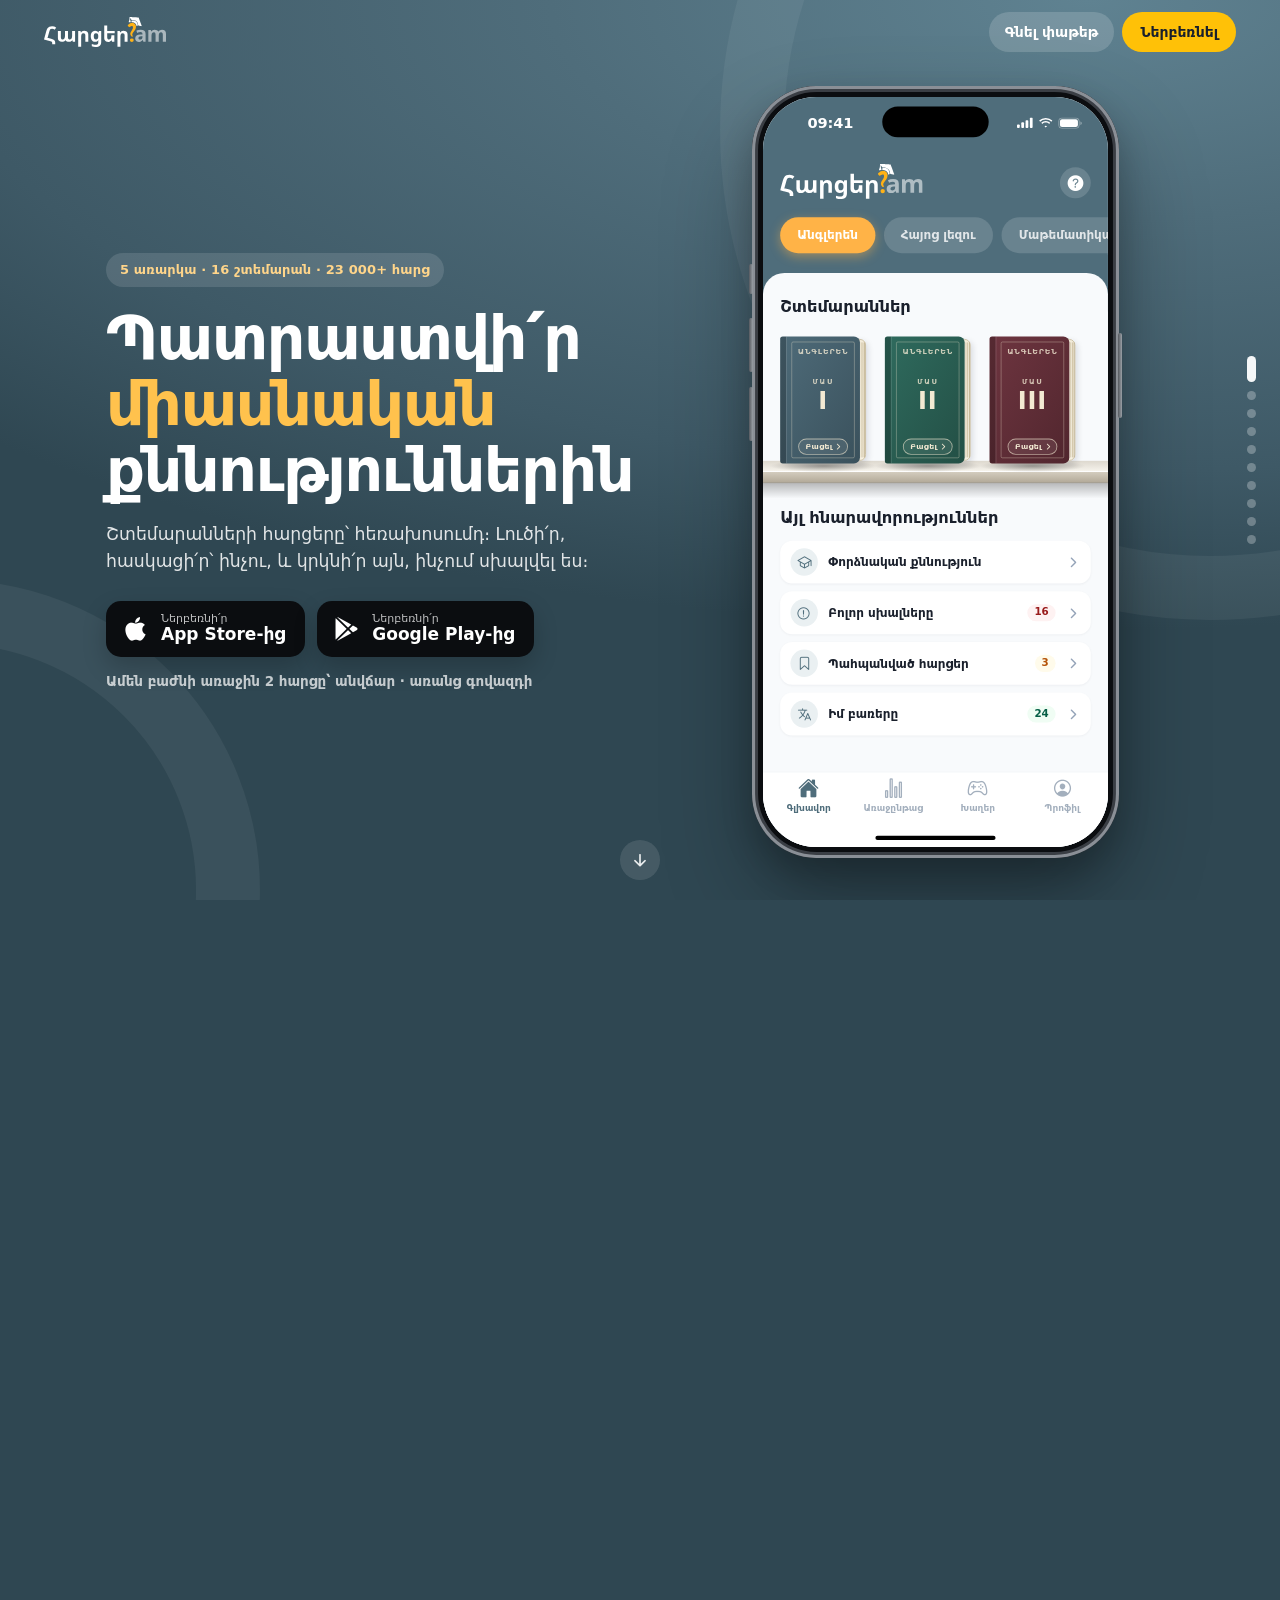
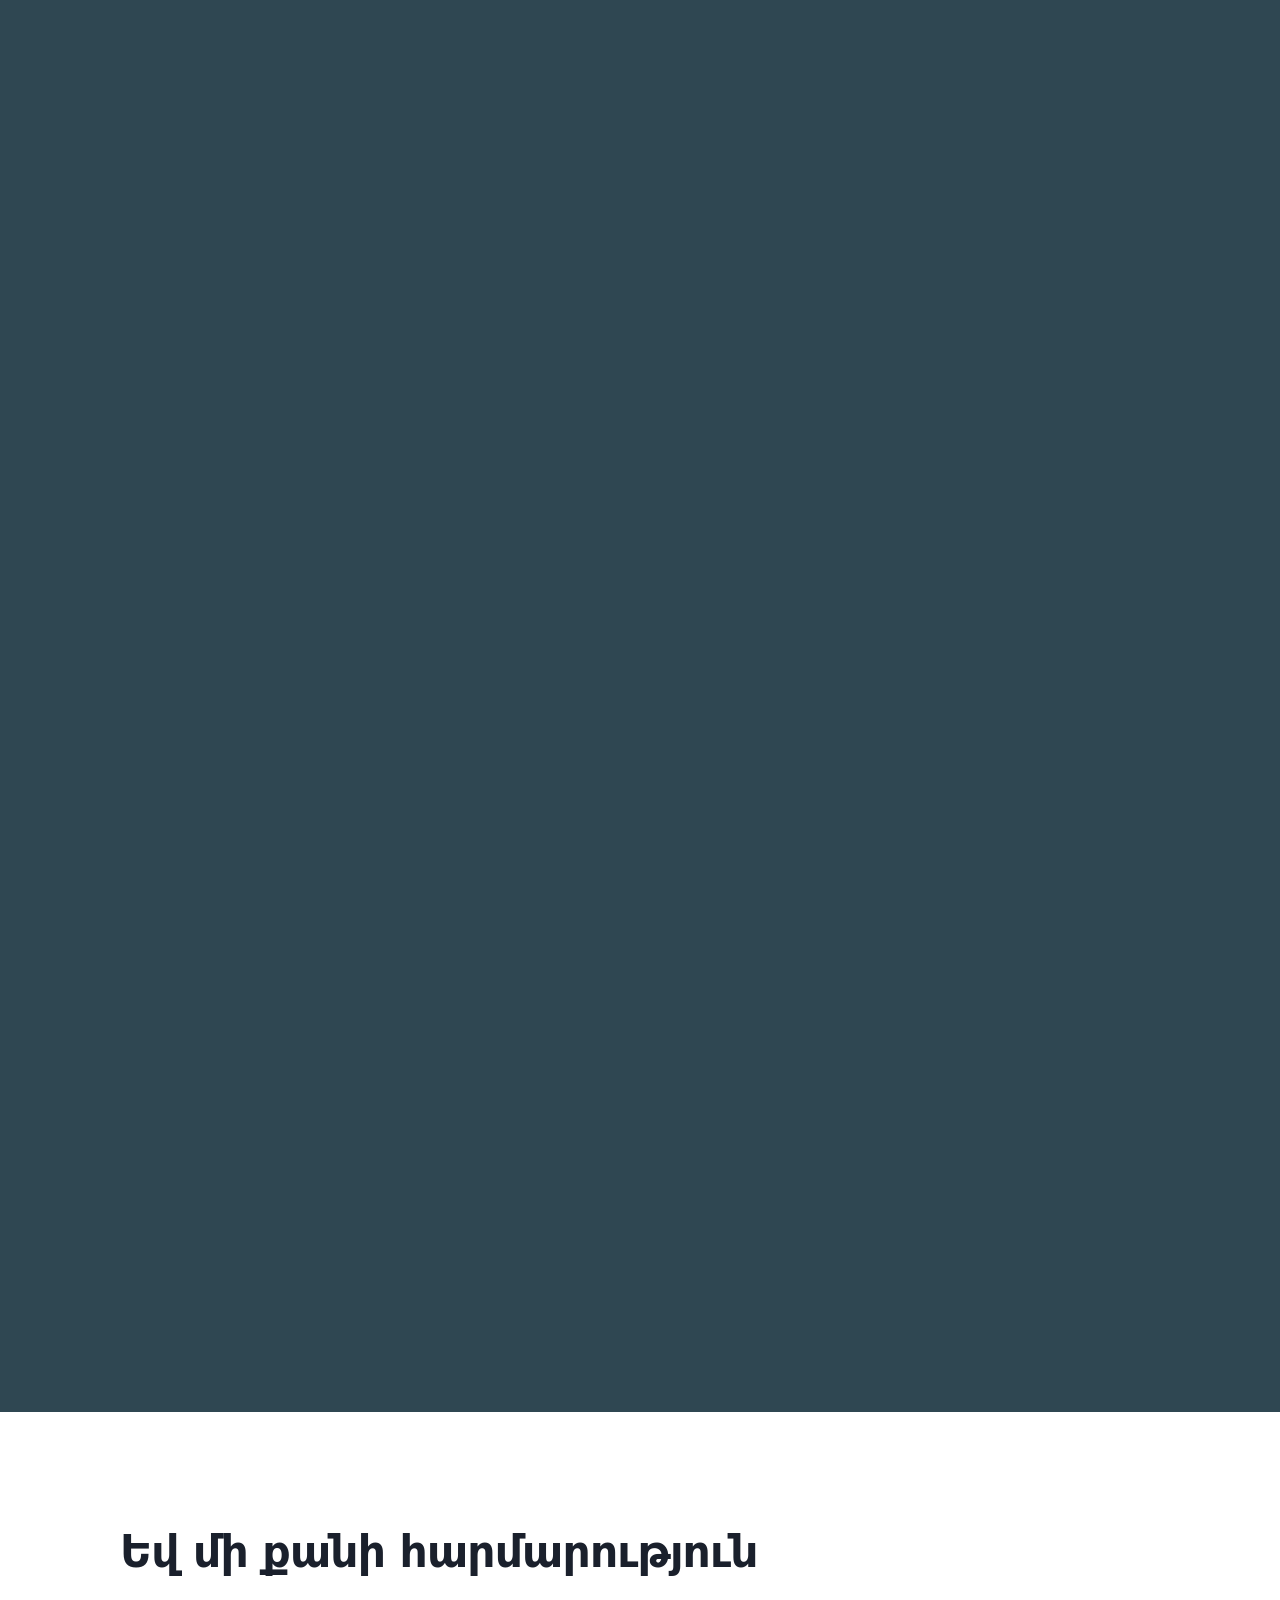
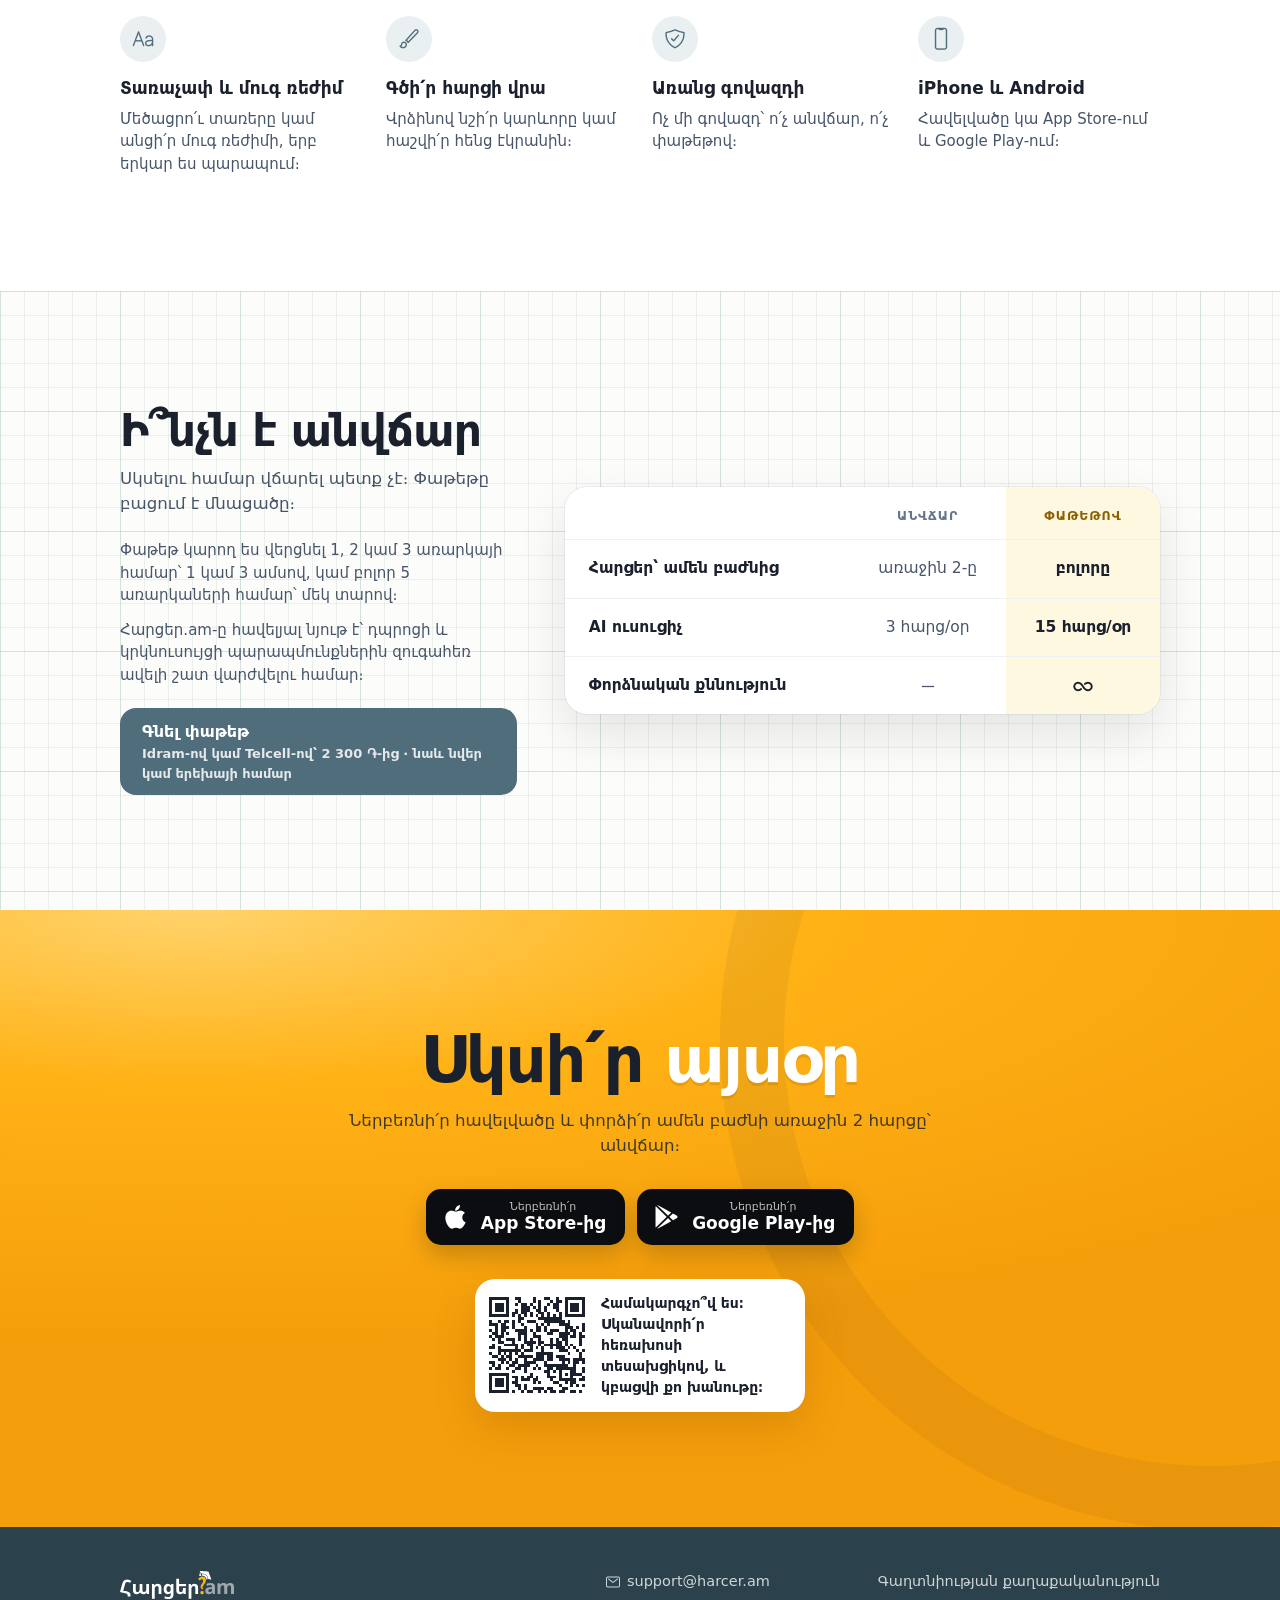
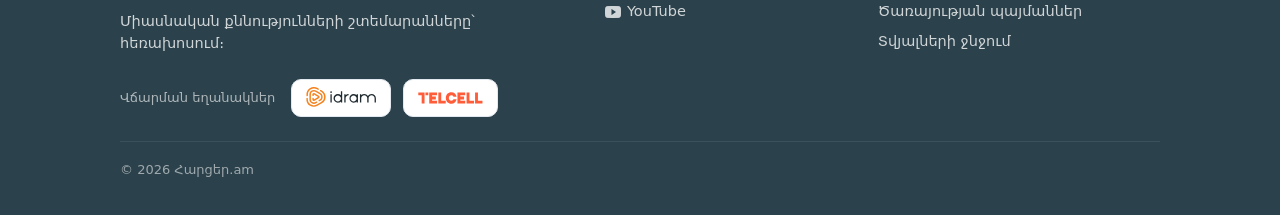
<file: index.html>
<!doctype html>
<html lang="hy">
<head>
<meta charset="utf-8">
<meta name="viewport" content="width=device-width, initial-scale=1, viewport-fit=cover">
<title>Հարցեր.am — միասնական քննությունների շտեմարանները հեռախոսում</title>
<meta name="description" content="Անգլերենի, հայոց լեզվի, մաթեմատիկայի, կենսաբանության և հայոց պատմության շտեմարանների 23 000-ից ավելի հարց՝ քայլ առ քայլ բացատրություններով, AI ուսուցչով և փորձնական քննությամբ։ iOS և Android։">
<meta property="og:type" content="website">
<meta property="og:url" content="https://harcer.am/">
<meta property="og:title" content="Հարցեր.am — պատրաստվի՛ր միասնական քննություններին">
<meta property="og:description" content="5 առարկա, 16 շտեմարան, 23 000+ հարց՝ բացատրություններով, AI ուսուցչով և փորձնական քննությամբ։">
<meta property="og:image" content="https://harcer.am/site/og.jpg">
<meta name="twitter:card" content="summary_large_image">
<meta name="theme-color" content="#4F6D7B">
<link rel="icon" type="image/png" href="site/favicon.png">
<link rel="apple-touch-icon" href="site/apple-touch-icon.png">
<link rel="stylesheet" href="site/kit.css">
<!-- the icon font of the phone screens and its map: fetched alongside the page instead of after kit.js has run, but behind the stylesheet -->
<link rel="preload" href="site/ionicons.woff2" as="font" type="font/woff2" crossorigin fetchpriority="low">
<link rel="preload" href="site/ionicons.json" as="fetch" crossorigin fetchpriority="low">
<script>document.documentElement.className = 'js';</script>
<style>
/* The landing page. One pinned phone runs the whole story: each scroll brings the next feature
   (a headline and one line), and the phone plays that feature as a short loop of the app's real
   screens (site/kit.js — the studio's screen kit).
   Without JavaScript the chapters are plain sections, one under another. */
*, *::before, *::after { box-sizing: border-box; }
:root {
  --teal: #3E5966; --teal2: #4F6D7B; --sun: #FFB216; --sun2: #F59E0B; --ink: #1A202C;
  --bg-teal: radial-gradient(120% 70% at 85% 0%, #5F8291 0%, var(--teal2) 35%, var(--teal) 75%, #2F4752 100%);
  --bg-sun: radial-gradient(120% 70% at 15% 0%, #FFD36B 0%, var(--sun) 40%, var(--sun2) 100%);
  --bg-violet: radial-gradient(120% 70% at 15% 0%, #FDFBFF 0%, #F3EEFF 45%, #E6DAFD 100%);
  --grid: linear-gradient(rgba(185,207,200,.42) 1.5px, transparent 1.5px), linear-gradient(90deg, rgba(185,207,200,.42) 1.5px, transparent 1.5px),
    linear-gradient(rgba(185,207,200,.28) 1px, transparent 1px), linear-gradient(90deg, rgba(185,207,200,.28) 1px, transparent 1px);
  --font: -apple-system, BlinkMacSystemFont, "SF Armenian", "Segoe UI", Roboto, "Noto Sans Armenian", system-ui, sans-serif;
}
html { -webkit-text-size-adjust: 100%; background: #2B414B; }
body { margin: 0; font-family: var(--font); color: var(--ink); background: #F8FAFC; line-height: 1.5; -webkit-font-smoothing: antialiased; }
a { color: inherit; }
img { max-width: 100%; }
h1, h2, h3, p { margin: 0; }
.keep { white-space: nowrap; }
.io { font-family: Ionicons; font-style: normal; font-weight: normal; line-height: 1; display: inline-block; }

/* ───────── top bar ───────── */
.topbar { position: absolute; left: 0; right: 0; top: 0; z-index: 100; height: 64px; display: flex; align-items: center; justify-content: space-between;
  padding: 0 clamp(18px, 4vw, 44px); transition: background .3s, box-shadow .3s; }
.js .topbar { position: fixed; }
.topbar .logo { display: block; line-height: 0; }
.topbar .logo img { height: 30px; width: auto; display: block; }
.topbar .logo .t { display: none; }
body:not([data-theme="teal"]) .topbar .logo .w { display: none; }
body:not([data-theme="teal"]) .topbar .logo .t { display: block; }
body[data-theme="page"] .topbar { background: rgba(255,255,255,.9); -webkit-backdrop-filter: blur(12px); backdrop-filter: blur(12px); box-shadow: 0 1px 0 rgba(15,23,42,.08); }
.topbar .get { height: 40px; padding: 0 18px; border-radius: 20px; background: #FFC107; color: var(--ink); font-weight: 800; font-size: 14px;
  display: inline-flex; align-items: center; gap: 8px; text-decoration: none; transition: background .3s, color .3s, transform .15s; }
.topbar .get:hover { transform: translateY(-1px); }
body[data-theme="sun"] .topbar .get { background: var(--ink); color: #fff; }
/* Buying on the website (harcer.am/pay), beside the download (Andranik, 30 Oct 2026) */
.tb-actions { display: flex; align-items: center; gap: 8px; }
.topbar .buy { height: 40px; padding: 0 16px; border-radius: 20px; background: rgba(255,255,255,.16); color: #fff; font-weight: 800; font-size: 14px;
  display: inline-flex; align-items: center; text-decoration: none; transition: background .3s, color .3s, transform .15s; }
.topbar .buy:hover { transform: translateY(-1px); background: rgba(255,255,255,.24); }
body:not([data-theme="teal"]) .topbar .buy { background: rgba(26,32,44,.07); color: var(--ink); }
.topbar .buy, .topbar .get { white-space: nowrap; }

/* ───────── the story ───────── */
.bgs, .rail, .prog, .device { display: none; }
.chap { padding: 96px 24px 64px; }
.chap > * { max-width: 640px; margin-left: auto; margin-right: auto; }
.chap[data-theme="teal"] { background: var(--bg-teal); color: #fff; }
.chap[data-theme="sun"] { background: var(--bg-sun); }
.chap[data-theme="paper"] { background-color: #FCFCFA; background-image: var(--grid); background-size: 120px 120px, 120px 120px, 24px 24px, 24px 24px; }
.chap[data-theme="violet"] { background: var(--bg-violet); }

.eyebrow { display: inline-flex; align-items: center; gap: 8px; font-size: 13px; font-weight: 700; letter-spacing: .01em; padding: 7px 14px; border-radius: 999px; white-space: nowrap; }
.chap[data-theme="teal"] .eyebrow { background: rgba(255,255,255,.12); color: #FFD58A; }
.chap[data-theme="sun"] .eyebrow { background: rgba(26,32,44,.09); color: #5B3B00; }
.chap[data-theme="paper"] .eyebrow { background: #EAF0F2; color: var(--teal); }
.chap[data-theme="violet"] .eyebrow { background: #fff; color: #5B21B6; }
.chap h1, .chap h2 { font-weight: 800; letter-spacing: -.022em; line-height: 1.1; margin-top: 18px; text-wrap: balance; }
.chap h1 { font-size: clamp(34px, 4.7vw, 64px); }
.chap h2 { font-size: clamp(27px, 3.7vw, 50px); }
.chap em { font-style: normal; }
.chap[data-theme="teal"] em { color: #FFC24D; }
.chap[data-theme="sun"] em { color: #fff; text-shadow: 0 3px 0 rgba(140,80,0,.18); }
/* on paper the emphasis is a stroke of the highlighter */
.chap[data-theme="paper"] em { background: linear-gradient(transparent 58%, #FFD978 58%, #FFD978 92%, transparent 92%); }
.chap[data-theme="violet"] em { color: #6D28D9; }
.chap .lead { margin-top: 18px; font-size: clamp(16px, 1.35vw, 19px); line-height: 1.55; opacity: .86; max-width: 33em; text-wrap: pretty; }
.chap .fine { margin-top: 14px; font-size: 13.5px; font-weight: 600; opacity: .72; }


.stores { display: flex; flex-wrap: wrap; gap: 12px; margin-top: 26px; }
.store { height: 56px; padding: 0 20px 0 16px; border-radius: 15px; background: #0B0D10; color: #fff; text-decoration: none; display: inline-flex; align-items: center; gap: 12px;
  box-shadow: 0 10px 24px rgba(0,0,0,.2); transition: transform .15s, box-shadow .15s; }
.store:hover { transform: translateY(-2px); box-shadow: 0 14px 30px rgba(0,0,0,.26); }
.store .io { font-size: 27px; width: 27px; }
.store span { display: flex; flex-direction: column; font-size: 17px; font-weight: 700; line-height: 1.15; white-space: nowrap; }
.store small { font-size: 11px; font-weight: 500; opacity: .75; }
/* a phone only needs its own store */
[data-os="android"] .store.ios, [data-os="ios"] .store.android { display: none; }
[data-os] .store { flex: 1; justify-content: center; max-width: 340px; }
/* the line above a headline can change with what the phone shows */
.eyebrow { transition: opacity .2s; }
.eyebrow.swap { opacity: 0; }
/* "there is more below", on the first screen only */
.more { display: none; }
.more .io { animation: nudge 1.6s ease-in-out infinite; }
@keyframes nudge { 50% { transform: translateY(4px); } }

/* ---- pinned mode ---- */
.js .story { position: relative; }
/* Height: the screen with the browser's bars slid away (lvh; plain vh means the same on phones). Sized to
   the small viewport, the stage stopped short of the bottom once the address bar hid, and the page showed under it.
   clip, not hidden: a hidden box can still be scrolled by the browser when the address names a chapter (#exam). */
.js .stage { position: sticky; top: 0; height: 100vh; height: 100lvh; overflow: hidden; overflow: clip; color: var(--ink); transition: color .5s; }
/* and whatever a browser may still show past the stage wears the chapter's colour, not white */
.js .story { transition: background-color .7s; }
.js body[data-theme="teal"] .story { background: #2F4752; }
.js body[data-theme="sun"] .story { background: var(--sun2); }
.js body[data-theme="paper"] .story { background: #FCFCFA; }
.js body[data-theme="violet"] .story { background: #E6DAFD; }
.js .stage[data-theme="teal"] { color: #fff; }
.js .bgs { display: block; }
.js .bgs i { position: absolute; inset: 0; opacity: 0; transition: opacity .7s; }
.bgs .b-teal { background: var(--bg-teal); }
.bgs .b-sun { background: var(--bg-sun); }
.bgs .b-paper { background-color: #FCFCFA; background-image: var(--grid); background-size: 120px 120px, 120px 120px, 24px 24px, 24px 24px; }
.bgs .b-violet { background: var(--bg-violet); }
.stage[data-theme="teal"] .bgs .b-teal, .stage[data-theme="sun"] .bgs .b-sun, .stage[data-theme="paper"] .bgs .b-paper, .stage[data-theme="violet"] .bgs .b-violet { opacity: 1; }
/* soft rings, as on the store screenshots: they echo the logo's circle */
.ring { position: absolute; border-radius: 50%; border: 64px solid currentColor; opacity: .055; pointer-events: none; }
.ring.a { width: 980px; height: 980px; right: -420px; top: -360px; }
.ring.b { width: 620px; height: 620px; left: -360px; bottom: -300px; }

.js .wrap { position: relative; height: 100%; max-width: 1180px; margin: 0 auto; padding: 84px 56px 40px; display: grid; grid-template-columns: minmax(0, 1.08fr) minmax(0, .92fr); gap: 32px; align-items: center; }
.js .caps { display: grid; align-items: center; }
/* A change of chapter is a fade-through: the old words leave first (upwards when scrolling down), then the
   new ones arrive from the other side. Never both on screen at once. */
.js .chap { grid-area: 1 / 1; padding: 0; background: none; color: inherit; opacity: 0; visibility: hidden; transform: translateY(18px);
  transition: opacity .16s ease-in, transform .16s ease-in, visibility 0s .16s; }
.js .caps.up .chap { transform: translateY(-18px); }
.js .caps .chap.out { transform: translateY(-12px); }
.js .caps.up .chap.out { transform: translateY(12px); }
.js .chap > * { max-width: none; margin-left: 0; margin-right: 0; }
.js .chap .lead { max-width: 31em; }
.js .caps .chap.on { opacity: 1; visibility: visible; transform: none; transition: opacity .32s ease-out .15s, transform .42s cubic-bezier(.2,.7,.2,1) .15s; }
.js .more { display: flex; position: absolute; left: 50%; bottom: 20px; width: 40px; height: 40px; margin-left: -20px; border-radius: 20px; align-items: center; justify-content: center;
  font-size: 18px; background: rgba(255,255,255,.12); opacity: 0; transition: opacity .4s; pointer-events: none; z-index: 8; }
.stage[data-ch="top"] .more { opacity: .9; }

/* the phone: an iPhone-style frame around the live 402×874 kit screens */
.js .device { display: flex; justify-content: center; align-items: center; position: relative; }
.phone { --r: calc(62px * var(--k) + var(--b)); position: relative; flex: none; border-radius: var(--r); padding: var(--b); background: #0B0D10;
  box-shadow: 0 0 0 calc(var(--b) * .28) #8A8F96 inset, 0 0 0 calc(var(--b) * .55) #3A3E44 inset, 0 44px 90px rgba(0,0,0,.3), 0 16px 32px rgba(0,0,0,.2); }
.phone .side { position: absolute; width: 4px; border-radius: 2px; background: linear-gradient(90deg, #55595f, #9aa0a6); }
.glass { position: relative; width: calc(402px * var(--k)); height: calc(874px * var(--k)); border-radius: calc(var(--r) - var(--b)); overflow: hidden; background: var(--teal2); }
.ly { position: absolute; inset: 0; opacity: 0; visibility: hidden; transition: opacity .3s; pointer-events: none; }
.ly > .scr { position: absolute; left: 0; top: 0; max-width: none; transform-origin: 0 0; transform: scale(var(--k)); }
.ly.on { opacity: 1; visibility: visible; z-index: 2; }
.ly.was { opacity: 1; visibility: visible; z-index: 1; }
/* how a state arrives: a sheet rises, a popup pops, a message lands */
.ly.fx-rise { transition: none; }
.ly.fx-rise .xs, .ly.fx-rise .ts { animation: rise .55s cubic-bezier(.2,.8,.2,1) both; }
.ly.fx-rise .dim { animation: fade .4s both; }
.ly.fx-pop .pop { animation: pop .34s cubic-bezier(.2,.9,.3,1.25) both; transform-origin: var(--caret, 40px) -8px; }
.ly.fx-msg .ts > div:nth-child(4) > :last-child, .ly.fx-msg2 .ts > div:nth-child(4) > :nth-last-child(-n+2) { animation: msg .4s cubic-bezier(.2,.8,.2,1) both; }
.ly.fx-msg2 .ts > div:nth-child(4) > :last-child { animation-delay: .25s; }
@keyframes rise { from { transform: translateY(100%); } }
@keyframes fade { from { opacity: 0; } }
@keyframes pop { from { opacity: 0; transform: scale(.8); } }
@keyframes msg { from { opacity: 0; transform: translateY(14px); } }
.tin.typing::after { content: ""; display: inline-block; width: 1.5px; height: 1.1em; margin-left: 1px; vertical-align: -2px; background: var(--primary); animation: blink 1s steps(2) infinite; }
@keyframes blink { 50% { opacity: 0; } }
/* the finger */
.tap { position: absolute; z-index: 5; width: calc(56px * var(--k)); height: calc(56px * var(--k)); margin: calc(-28px * var(--k)) 0 0 calc(-28px * var(--k)); border-radius: 50%;
  background: rgba(26,32,44,.2); box-shadow: inset 0 0 0 2px rgba(255,255,255,.75), 0 0 0 1px rgba(26,32,44,.15); opacity: 0; pointer-events: none; }
.tap.go { animation: tap .55s ease-out; }
@keyframes tap { 0% { opacity: 0; transform: scale(.5); } 25% { opacity: 1; transform: scale(.82); } 100% { opacity: 0; transform: scale(1.3); } }
/* Android home-screen widget, next to the progress screen */
.widget { position: absolute; z-index: 6; left: calc(-104px * var(--k)); bottom: 15%; transform-origin: 0 100%; transform: scale(var(--k)) rotate(-5deg) translateY(40px); opacity: 0; transition: opacity .45s, transform .6s cubic-bezier(.2,.8,.2,1); pointer-events: none; }
.stage[data-ch="progress"] .widget { opacity: 1; transform: scale(var(--k)) rotate(-5deg); transition-delay: .25s; }

.js .rail { display: flex; position: absolute; right: 24px; top: 50%; transform: translateY(-50%); flex-direction: column; gap: 9px; z-index: 8; }
.rail a { position: relative; width: 9px; height: 9px; border-radius: 5px; background: currentColor; opacity: .28; transition: height .3s, opacity .3s; }
.rail a.on { height: 26px; opacity: .95; }
.rail a:hover { opacity: .8; }
.rail a::after { content: attr(data-l); position: absolute; right: 20px; top: 50%; transform: translateY(-50%); white-space: nowrap; font-size: 12px; font-weight: 700; opacity: 0; transition: opacity .2s; pointer-events: none; }
.rail a:hover::after { opacity: .95; }

@media (max-height: 720px) and (min-width: 900px) {
  .chap h1 { font-size: clamp(30px, 4vw, 48px); }
  .chap h2 { font-size: clamp(25px, 3.2vw, 40px); }
  .js .wrap { padding-top: 72px; padding-bottom: 24px; }
}

/* ---- narrow screens: the words on top, the phone below, moved to what the words talk about ---- */
@media (max-width: 899px) {
  .topbar { height: 56px; }
  .topbar .logo img { height: 26px; }
  .topbar .get { height: 36px; padding: 0 15px; font-size: 13px; }
  .topbar .buy { height: 36px; padding: 0 13px; font-size: 13px; }
  .chap { padding: 84px 22px 48px; }
  .js .wrap { display: flex; flex-direction: column; align-items: stretch; gap: 0; padding: 60px 0 0; }
  .js .caps { display: block; position: relative; flex: none; margin: 10px 22px 14px; }
  .js .chap { position: absolute; left: 0; right: 0; top: 0; }
  .chap h1 { font-size: clamp(30px, 8.6vw, 40px); margin-top: 12px; }
  .chap h2 { font-size: clamp(23px, 6.6vw, 30px); margin-top: 10px; }
  .chap .lead { margin-top: 10px; font-size: 14.5px; line-height: 1.45; }
  .chap .fine { margin-top: 10px; font-size: 12.5px; }
  .eyebrow { font-size: 12px; padding: 5px 12px; }
  .stores { margin-top: 16px; }
  .store { height: 52px; }
  .js .more { display: none; }
  .js .device { flex: 1; min-height: 0; display: block; overflow: hidden;
    -webkit-mask-image: linear-gradient(transparent, #000 14px, #000 calc(100% - 30px), transparent); mask-image: linear-gradient(transparent, #000 14px, #000 calc(100% - 30px), transparent); }
  /* placed by the script (fit()), and it fades through a change of chapter like the words do */
  .js .phone { position: absolute; left: 50%; top: 0; transform-origin: 50% 0; transform: translate(-50%, 0); transition: transform .6s cubic-bezier(.4,0,.2,1), opacity .3s ease-out; }
  .js .phone.dip { opacity: 0; transition: opacity .15s ease-in; }
  .js .phone.still, .js .phone.still .ly { transition: none; }
  .widget { left: auto; right: calc(-14px * var(--k)); bottom: auto; top: 44%; transform-origin: 100% 0; }
  .js .rail { display: none; }
  .js .prog { display: block; position: absolute; left: 0; right: 0; top: 56px; height: 3px; background: rgba(127,127,127,.22); z-index: 8; }
  .prog i { display: block; height: 100%; background: #FFC107; transform-origin: 0 50%; transform: scaleX(0); will-change: transform; }
  .stage[data-theme="sun"] .prog i { background: var(--ink); }
  .ring.a { width: 560px; height: 560px; right: -300px; top: -220px; border-width: 44px; }
  .ring.b { display: none; }
}

/* ───────── after the story ───────── */
.sec { padding: clamp(64px, 9vw, 116px) clamp(20px, 5vw, 48px); }
.sec .in { max-width: 1040px; margin: 0 auto; }
.sec h2 { font-size: clamp(27px, 3.5vw, 44px); font-weight: 800; letter-spacing: -.02em; line-height: 1.12; text-wrap: balance; }
.sec .sub { margin-top: 12px; font-size: clamp(16px, 1.3vw, 18px); color: #475569; max-width: 36em; }

.also { background: #fff; }
.also ul { list-style: none; padding: 0; margin: 40px 0 0; display: grid; grid-template-columns: repeat(4, 1fr); gap: 28px 24px; }
.also li .ico { width: 46px; height: 46px; border-radius: 23px; background: #EAF0F2; color: var(--teal2); display: flex; align-items: center; justify-content: center; font-size: 22px; }
.also li h3 { margin-top: 14px; font-size: 17px; font-weight: 700; }
.also li p { margin-top: 6px; font-size: 15px; color: #475569; }

.free { background-color: #FCFCFA; background-image: var(--grid); background-size: 120px 120px, 120px 120px, 24px 24px, 24px 24px; }
.free .in { display: grid; grid-template-columns: minmax(0, .8fr) minmax(0, 1.2fr); gap: 48px; align-items: center; }
.free .note { margin-top: 22px; font-size: 15px; color: #475569; max-width: 34em; }
.free .note + .note { margin-top: 12px; }
.buy-cta { display: inline-flex; flex-direction: column; margin-top: 22px; padding: 12px 22px; border-radius: 16px; background: var(--teal2); color: #fff; text-decoration: none; transition: background .2s, transform .15s; }
.buy-cta b { font-size: 16px; font-weight: 800; }
.buy-cta span { font-size: 13px; font-weight: 600; opacity: .85; }
.buy-cta:hover { background: var(--teal); transform: translateY(-1px); }
.tbl { background: #fff; border-radius: 22px; box-shadow: 0 20px 50px rgba(15,23,42,.1), 0 0 0 1px rgba(15,23,42,.05); overflow: hidden; }
.tbl table { width: 100%; border-collapse: collapse; font-size: 15.5px; }
.tbl th, .tbl td { padding: 17px 16px; text-align: center; white-space: nowrap; }
.tbl th:first-child, .tbl td:first-child { text-align: left; padding-left: 24px; font-weight: 600; white-space: normal; }
.tbl thead th { font-size: 12.5px; font-weight: 800; letter-spacing: .08em; text-transform: uppercase; color: #64748B; padding-top: 20px; padding-bottom: 14px; }
.tbl tbody tr { border-top: 1px solid #EDF1F5; }
.tbl td { color: #475569; }
.tbl td:first-child { color: var(--ink); }
.tbl .paid { background: #FFF8E1; color: var(--ink); font-weight: 800; }
.tbl thead .paid { color: #8A6100; }
.tbl .io { font-size: 20px; vertical-align: -4px; }

.cta { background: var(--bg-sun); position: relative; overflow: hidden; text-align: center; }
.cta .in { position: relative; display: flex; flex-direction: column; align-items: center; }
.cta h2 { font-size: clamp(32px, 5vw, 64px); }
.cta h2 em { font-style: normal; color: #fff; text-shadow: 0 3px 0 rgba(140,80,0,.18); }
.cta .sub { color: var(--ink); opacity: .82; }
.cta .stores { justify-content: center; margin-top: 30px; }
.qr { margin-top: 34px; display: flex; align-items: center; gap: 16px; background: #fff; border-radius: 20px; padding: 14px 20px 14px 14px; box-shadow: 0 16px 40px rgba(120,70,0,.2); text-align: left; font-size: 14px; font-weight: 600; max-width: 330px; }
.qr svg { width: 96px; height: 96px; flex: none; fill: var(--ink); }
[data-os] .qr { display: none; }

footer { background: #2B414B; color: rgba(255,255,255,.78); padding: 44px clamp(20px, 5vw, 48px) 36px; font-size: 14.5px; }
footer .in { max-width: 1040px; margin: 0 auto; display: flex; flex-wrap: wrap; gap: 24px 48px; align-items: flex-start; justify-content: space-between; }
footer img { height: 28px; width: auto; display: block; }
footer .about { max-width: 26em; }
footer .about p { margin-top: 12px; }
footer nav { display: flex; flex-direction: column; gap: 8px; }
footer a { text-decoration: none; }
footer a:hover { color: #fff; text-decoration: underline; }
footer .io { font-size: 16px; vertical-align: -2px; margin-right: 6px; }
footer .copy { flex-basis: 100%; border-top: 1px solid rgba(255,255,255,.12); padding-top: 18px; font-size: 13px; opacity: .7; }
/* The wallets the pay page takes, in their makers' colours on white chips
   (Telcell's e-mail of 5 Nov 2026 asks for its logo here). */
footer .ways { flex-basis: 100%; display: flex; flex-wrap: wrap; align-items: center; gap: 10px 12px; }
footer .ways-label { font-size: 13px; opacity: .8; margin-right: 4px; }
@media (max-width: 560px) { footer .ways-label { flex-basis: 100%; } }
footer .chip { display: inline-flex; align-items: center; justify-content: center; height: 38px; padding: 0 14px; border-radius: 10px; background: #fff; }
footer .chip svg { display: block; width: auto; }
footer .chip .idram { height: 21px; color: #1F2A30; }
footer .chip .idram .mark { color: #F5821E; }
footer .chip .telcell { height: 12px; color: #FF5C39; }

@media (max-width: 899px) {
  .also ul { grid-template-columns: repeat(2, 1fr); }
  .free .in { grid-template-columns: 1fr; gap: 32px; }
  .tbl th, .tbl td { padding: 14px 8px; font-size: 14px; }
  .tbl td:first-child { min-width: 9.5em; }
  .tbl th:first-child, .tbl td:first-child { padding-left: 16px; }
  .tbl thead th { font-size: 11px; }
}
@media (max-width: 480px) { .also ul { grid-template-columns: 1fr; gap: 22px; } }

@media (prefers-reduced-motion: reduce) {
  *, *::before, *::after { animation: none !important; transition-duration: .01s !important; }
}
/* The smallest phones: the two top-bar buttons beside the logo on one line */
@media (max-width: 380px) {
  .topbar .logo img { height: 23px; }
  .tb-actions { gap: 6px; }
  .topbar .buy, .topbar .get { height: 34px; padding: 0 11px; font-size: 12.5px; }
}
</style>
</head>
<body data-theme="teal">

<header class="topbar">
  <a class="logo" href="#top" aria-label="Հարցեր.am"><img class="w" src="site/logo-white.svg" alt="Հարցեր.am"><img class="t" src="site/logo-teal.svg" alt=""></a>
  <div class="tb-actions">
    <a class="buy" href="pay/">Գնել փաթեթ</a>
    <a class="get" href="#download">Ներբեռնել</a>
  </div>
</header>

<main>
<div class="story" id="story">
  <div class="stage" data-theme="teal" data-ch="top">
    <div class="bgs" aria-hidden="true"><i class="b-teal"></i><i class="b-sun"></i><i class="b-paper"></i><i class="b-violet"></i><div class="ring a"></div><div class="ring b"></div></div>
    <div class="prog" aria-hidden="true"><i></i></div>
    <div class="wrap">
      <div class="caps">

        <section class="chap on" data-id="top" data-theme="teal" data-nav="Սկիզբ">
          <span class="eyebrow">5 առարկա · 16 շտեմարան · 23&nbsp;000+ հարց</span>
          <h1>Պատրաստվի՛ր <em>միասնական</em> քննություններին</h1>
          <p class="lead">Շտեմարանների հարցերը՝ հեռախոսումդ։ Լուծի՛ր, հասկացի՛ր՝ ինչու, և կրկնի՛ր այն, ինչում սխալվել ես։</p>
          <div class="stores">
            <a class="store ios" href="https://apps.apple.com/am/app/harcer-am/id6751446057"><i class="io" data-ic="logo-apple"></i><span><small>Ներբեռնի՛ր</small>App Store-ից</span></a>
            <a class="store android" href="https://play.google.com/store/apps/details?id=am.harcer.app"><i class="io" data-ic="logo-google-playstore"></i><span><small>Ներբեռնի՛ր</small>Google Play-ից</span></a>
          </div>
          <p class="fine">Ամեն բաժնի առաջին 2 հարցը՝ անվճար · առանց գովազդի</p>
        </section>

        <section class="chap" data-id="books" data-theme="sun" data-nav="Շտեմարաններ">
          <span class="eyebrow">Անգլերեն · 3 շտեմարան · 2&nbsp;800 հարց</span>
          <h2>Շտեմարանների հարցերը՝ <em>մեկ տեղում</em></h2>
          <p class="lead">Ընտրի՛ր առարկան. նրա բոլոր շտեմարանները դարակում են՝ բաժին առ բաժին, ինչպես գրքում։</p>
        </section>

        <section class="chap" data-id="questions" data-theme="paper" data-nav="Հարցեր">
          <span class="eyebrow">Հարցեր</span>
          <h2>Ընտրի՛ր պատասխանը, <em>ստուգի՛ր</em></h2>
          <p class="lead">Պատասխանի՛ր, և տեղում կտեսնես՝ ճիշտ էր, թե ոչ։</p>
        </section>

        <section class="chap" data-id="explain" data-theme="paper" data-nav="Բացատրություն">
          <span class="eyebrow">Մաթեմատիկա · բացատրություն</span>
          <h2>Ամեն խնդիր՝ <em>քայլ առ քայլ</em></h2>
          <p class="lead">Ոչ միայն պատասխանը, այլև՝ ինչու. <span class="keep">5&nbsp;000-ից</span> ավելի խնդիր՝ քայլերով ու գրաֆիկներով։</p>
        </section>

        <section class="chap" data-id="ai" data-theme="teal" data-nav="AI ուսուցիչ">
          <span class="eyebrow">AI ուսուցիչ</span>
          <h2>Չհասկացա՞ր։ <em>Հարցրո՛ւ</em></h2>
          <p class="lead">Գրի՛ր հարցդ հայերեն. AI ուսուցիչը տեսնում է խնդիրը և քո պատասխանը ու բացատրում՝ որտեղ է սխալը։</p>
        </section>

        <section class="chap" data-id="words" data-theme="paper" data-nav="Բառեր">
          <span class="eyebrow">Անգլերեն · բառեր</span>
          <h2>Անծանոթ բա՞ռ։ <em>Սեղմի՛ր վրան</em></h2>
          <p class="lead">Թարգմանությունը բացվում է հենց տեքստի վրա, իսկ <span class="keep">«Պահել»-ը</span> բառը տանում է քո բառարան։</p>
        </section>

        <section class="chap" data-id="games" data-theme="violet" data-nav="Խաղեր">
          <span class="eyebrow">Բառապաշար · խաղեր</span>
          <h2>Պահած բառերը՝ <em>խաղի ձևով</em></h2>
          <p class="lead">Երեք խաղ, որոնցում հանդիպում են հենց քո պահած բառերը։</p>
        </section>

        <section class="chap" data-id="mistakes" data-theme="paper" data-nav="Սխալներ">
          <span class="eyebrow">Բոլոր սխալները</span>
          <h2>Կրկնի՛ր այն, ինչում <em>սխալվել ես</em></h2>
          <p class="lead">Ամեն սխալ պատասխան ինքն է հավաքվում մեկ ցուցակում, իսկ կարևոր հարցը կարող ես պահել մեկ հպումով։</p>
        </section>

        <section class="chap" data-id="exam" data-theme="teal" data-nav="Քննություն">
          <span class="eyebrow">Փորձնական քննություն</span>
          <h2>Իրական քննության պես՝ <em>ժամաչափով</em></h2>
          <p class="lead">Ստանդարտ քննությունը կրկնում է իրականի կառուցվածքը, կամ կազմի՛ր քոնը՝ քո ընտրած գրքերից ու բաժիններից։</p>
        </section>

        <section class="chap" data-id="progress" data-theme="sun" data-nav="Առաջընթաց">
          <span class="eyebrow">Առաջընթաց</span>
          <h2>Ամեն օր՝ <em>մի քայլ առաջ</em></h2>
          <p class="lead">Օրվա նպատակը, անընդմեջ օրերը և քննությանը մնացած օրերը՝ մեկ էկրանին, իսկ <span class="keep">Android-ում</span>՝ նաև վիջեթով։</p>
        </section>

      </div>
      <div class="device" aria-hidden="true">
        <div class="phone">
          <i class="side" style="left:-3px;top:23%;height:4%"></i><i class="side" style="left:-3px;top:30%;height:7%"></i><i class="side" style="left:-3px;top:39%;height:7%"></i><i class="side" style="right:-3px;top:32%;height:11%"></i>
          <div class="glass"><div class="tap"></div></div>
          <div class="widget"></div>
        </div>
      </div>
    </div>
    <div class="more" aria-hidden="true"><i class="io" data-ic="arrow-down"></i></div>
    <nav class="rail" aria-label="Բաժիններ"></nav>
  </div>
</div>

<section class="sec also">
  <div class="in">
    <h2>Եվ մի քանի հարմարություն</h2>
    <ul>
      <li><div class="ico"><i class="io" data-ic="text-outline"></i></div><h3>Տառաչափ և մուգ ռեժիմ</h3><p>Մեծացրո՛ւ տառերը կամ անցի՛ր մուգ ռեժիմի, երբ երկար ես պարապում։</p></li>
      <li><div class="ico"><i class="io" data-ic="brush-outline"></i></div><h3>Գծի՛ր հարցի վրա</h3><p>Վրձինով նշի՛ր կարևորը կամ հաշվի՛ր հենց էկրանին։</p></li>
      <li><div class="ico"><i class="io" data-ic="shield-checkmark-outline"></i></div><h3>Առանց գովազդի</h3><p>Ոչ մի գովազդ՝ ո՛չ անվճար, ո՛չ փաթեթով։</p></li>
      <li><div class="ico"><i class="io" data-ic="phone-portrait-outline"></i></div><h3>iPhone և Android</h3><p>Հավելվածը կա <span class="keep">App Store-ում</span> և <span class="keep">Google Play-ում</span>։</p></li>
    </ul>
  </div>
</section>

<section class="sec free">
  <div class="in">
    <div>
      <h2>Ի՞նչն է անվճար</h2>
      <p class="sub">Սկսելու համար վճարել պետք չէ։ Փաթեթը բացում է մնացածը։</p>
      <p class="note">Փաթեթ կարող ես վերցնել 1, 2 կամ 3 առարկայի համար՝ 1 կամ 3 ամսով, կամ բոլոր 5 առարկաների համար՝ մեկ տարով։</p>
      <p class="note">Հարցեր.am-ը հավելյալ նյութ է՝ դպրոցի և կրկնուսույցի պարապմունքներին զուգահեռ ավելի շատ վարժվելու համար։</p>
      <a class="buy-cta" href="pay/"><b>Գնել փաթեթ</b><span>Idram-ով կամ Telcell-ով՝ 2 300 ֏-ից · նաև նվեր կամ երեխայի համար</span></a>
    </div>
    <div class="tbl">
      <table>
        <thead><tr><th></th><th>Անվճար</th><th class="paid">Փաթեթով</th></tr></thead>
        <tbody>
          <tr><td>Հարցեր՝ ամեն բաժնից</td><td>առաջին 2-ը</td><td class="paid">բոլորը</td></tr>
          <tr><td>AI ուսուցիչ</td><td>3 հարց/օր</td><td class="paid">15 հարց/օր</td></tr>
          <tr><td>Փորձնական քննություն</td><td><i class="io" data-ic="remove" aria-label="չկա"></i></td><td class="paid"><i class="io" data-ic="infinite" aria-label="անսահմանափակ"></i></td></tr>
        </tbody>
      </table>
    </div>
  </div>
</section>

<section class="sec cta" id="download">
  <div class="ring a" style="color:var(--ink)"></div>
  <div class="in">
    <h2>Սկսի՛ր <em>այսօր</em></h2>
    <p class="sub">Ներբեռնի՛ր հավելվածը և փորձի՛ր ամեն բաժնի առաջին 2 հարցը՝ անվճար։</p>
    <div class="stores">
      <a class="store ios" href="https://apps.apple.com/am/app/harcer-am/id6751446057"><i class="io" data-ic="logo-apple"></i><span><small>Ներբեռնի՛ր</small>App Store-ից</span></a>
      <a class="store android" href="https://play.google.com/store/apps/details?id=am.harcer.app"><i class="io" data-ic="logo-google-playstore"></i><span><small>Ներբեռնի՛ր</small>Google Play-ից</span></a>
    </div>
    <div class="qr"><svg viewBox="0 0 33 33" shape-rendering="crispEdges" aria-hidden="true"><path d="M0 0h7v1h-7zM9 0h2v1h-2zM15 0h1v1h-1zM19 0h2v1h-2zM23 0h1v1h-1zM26 0h7v1h-7zM0 1h1v1h-1zM6 1h1v1h-1zM10 1h1v1h-1zM15 1h1v1h-1zM17 1h1v1h-1zM21 1h1v1h-1zM23 1h2v1h-2zM26 1h1v1h-1zM32 1h1v1h-1zM0 2h1v1h-1zM2 2h3v1h-3zM6 2h1v1h-1zM9 2h1v1h-1zM11 2h2v1h-2zM14 2h1v1h-1zM17 2h1v1h-1zM20 2h1v1h-1zM22 2h2v1h-2zM26 2h1v1h-1zM28 2h3v1h-3zM32 2h1v1h-1zM0 3h1v1h-1zM2 3h3v1h-3zM6 3h1v1h-1zM11 3h3v1h-3zM15 3h1v1h-1zM17 3h1v1h-1zM19 3h1v1h-1zM22 3h2v1h-2zM26 3h1v1h-1zM28 3h3v1h-3zM32 3h1v1h-1zM0 4h1v1h-1zM2 4h3v1h-3zM6 4h1v1h-1zM9 4h1v1h-1zM11 4h3v1h-3zM16 4h2v1h-2zM19 4h1v1h-1zM23 4h1v1h-1zM26 4h1v1h-1zM28 4h3v1h-3zM32 4h1v1h-1zM0 5h1v1h-1zM6 5h1v1h-1zM8 5h2v1h-2zM11 5h2v1h-2zM14 5h1v1h-1zM17 5h2v1h-2zM20 5h1v1h-1zM24 5h1v1h-1zM26 5h1v1h-1zM32 5h1v1h-1zM0 6h7v1h-7zM8 6h1v1h-1zM10 6h1v1h-1zM12 6h1v1h-1zM14 6h1v1h-1zM16 6h1v1h-1zM18 6h1v1h-1zM20 6h1v1h-1zM22 6h1v1h-1zM24 6h1v1h-1zM26 6h7v1h-7zM10 7h2v1h-2zM17 7h8v1h-8zM0 8h1v1h-1zM3 8h1v1h-1zM5 8h2v1h-2zM8 8h1v1h-1zM10 8h1v1h-1zM13 8h3v1h-3zM19 8h7v1h-7zM27 8h1v1h-1zM0 9h3v1h-3zM4 9h2v1h-2zM8 9h1v1h-1zM11 9h1v1h-1zM16 9h1v1h-1zM18 9h1v1h-1zM20 9h1v1h-1zM24 9h4v1h-4zM32 9h1v1h-1zM2 10h1v1h-1zM4 10h3v1h-3zM8 10h1v1h-1zM12 10h1v1h-1zM16 10h2v1h-2zM19 10h1v1h-1zM26 10h3v1h-3zM30 10h1v1h-1zM32 10h1v1h-1zM0 11h1v1h-1zM2 11h1v1h-1zM4 11h2v1h-2zM9 11h4v1h-4zM14 11h1v1h-1zM16 11h2v1h-2zM19 11h1v1h-1zM21 11h3v1h-3zM26 11h1v1h-1zM28 11h2v1h-2zM32 11h1v1h-1zM1 12h2v1h-2zM4 12h1v1h-1zM6 12h1v1h-1zM10 12h3v1h-3zM15 12h1v1h-1zM20 12h2v1h-2zM24 12h4v1h-4zM29 12h1v1h-1zM31 12h1v1h-1zM0 13h1v1h-1zM2 13h3v1h-3zM10 13h1v1h-1zM12 13h1v1h-1zM15 13h3v1h-3zM24 13h3v1h-3zM28 13h2v1h-2zM31 13h2v1h-2zM1 14h1v1h-1zM3 14h1v1h-1zM6 14h3v1h-3zM10 14h1v1h-1zM12 14h1v1h-1zM14 14h1v1h-1zM17 14h1v1h-1zM21 14h1v1h-1zM23 14h1v1h-1zM25 14h2v1h-2zM31 14h1v1h-1zM3 15h2v1h-2zM8 15h1v1h-1zM12 15h4v1h-4zM17 15h2v1h-2zM21 15h1v1h-1zM23 15h2v1h-2zM26 15h1v1h-1zM31 15h1v1h-1zM1 16h1v1h-1zM5 16h5v1h-5zM11 16h1v1h-1zM13 16h2v1h-2zM17 16h1v1h-1zM19 16h6v1h-6zM26 16h1v1h-1zM28 16h1v1h-1zM31 16h1v1h-1zM0 17h2v1h-2zM3 17h1v1h-1zM9 17h1v1h-1zM11 17h1v1h-1zM14 17h1v1h-1zM16 17h1v1h-1zM18 17h1v1h-1zM21 17h1v1h-1zM23 17h3v1h-3zM27 17h1v1h-1zM29 17h1v1h-1zM3 18h8v1h-8zM12 18h3v1h-3zM18 18h1v1h-1zM24 18h3v1h-3zM30 18h1v1h-1zM32 18h1v1h-1zM0 19h1v1h-1zM3 19h1v1h-1zM5 19h1v1h-1zM7 19h1v1h-1zM9 19h1v1h-1zM11 19h1v1h-1zM16 19h6v1h-6zM27 19h1v1h-1zM31 19h1v1h-1zM1 20h2v1h-2zM4 20h1v1h-1zM6 20h2v1h-2zM10 20h5v1h-5zM16 20h3v1h-3zM20 20h2v1h-2zM23 20h3v1h-3zM31 20h1v1h-1zM3 21h3v1h-3zM7 21h1v1h-1zM9 21h1v1h-1zM12 21h1v1h-1zM15 21h4v1h-4zM20 21h2v1h-2zM24 21h4v1h-4zM29 21h4v1h-4zM0 22h2v1h-2zM4 22h1v1h-1zM6 22h1v1h-1zM8 22h2v1h-2zM12 22h4v1h-4zM19 22h1v1h-1zM25 22h1v1h-1zM27 22h1v1h-1zM29 22h2v1h-2zM32 22h1v1h-1zM1 23h1v1h-1zM3 23h1v1h-1zM7 23h2v1h-2zM10 23h4v1h-4zM16 23h1v1h-1zM19 23h8v1h-8zM29 23h1v1h-1zM0 24h1v1h-1zM2 24h2v1h-2zM6 24h1v1h-1zM9 24h2v1h-2zM12 24h1v1h-1zM15 24h1v1h-1zM17 24h1v1h-1zM20 24h2v1h-2zM23 24h7v1h-7zM32 24h1v1h-1zM8 25h1v1h-1zM12 25h1v1h-1zM19 25h2v1h-2zM22 25h1v1h-1zM24 25h1v1h-1zM28 25h2v1h-2zM32 25h1v1h-1zM0 26h7v1h-7zM14 26h1v1h-1zM20 26h1v1h-1zM24 26h1v1h-1zM26 26h1v1h-1zM28 26h4v1h-4zM0 27h1v1h-1zM6 27h1v1h-1zM8 27h2v1h-2zM11 27h1v1h-1zM13 27h2v1h-2zM16 27h1v1h-1zM20 27h3v1h-3zM24 27h1v1h-1zM28 27h1v1h-1zM32 27h1v1h-1zM0 28h1v1h-1zM2 28h3v1h-3zM6 28h1v1h-1zM9 28h1v1h-1zM11 28h3v1h-3zM15 28h2v1h-2zM21 28h1v1h-1zM24 28h6v1h-6zM31 28h2v1h-2zM0 29h1v1h-1zM2 29h3v1h-3zM6 29h1v1h-1zM8 29h2v1h-2zM15 29h1v1h-1zM17 29h1v1h-1zM22 29h2v1h-2zM26 29h1v1h-1zM28 29h2v1h-2zM0 30h1v1h-1zM2 30h3v1h-3zM6 30h1v1h-1zM9 30h2v1h-2zM12 30h1v1h-1zM24 30h1v1h-1zM28 30h1v1h-1zM30 30h1v1h-1zM32 30h1v1h-1zM0 31h1v1h-1zM6 31h1v1h-1zM10 31h1v1h-1zM12 31h1v1h-1zM15 31h4v1h-4zM20 31h2v1h-2zM25 31h2v1h-2zM0 32h7v1h-7zM8 32h1v1h-1zM11 32h1v1h-1zM13 32h2v1h-2zM17 32h1v1h-1zM19 32h1v1h-1zM21 32h2v1h-2zM24 32h2v1h-2zM28 32h2v1h-2zM31 32h1v1h-1z"/></svg><span>Համակարգչո՞վ ես։ Սկանավորի՛ր հեռախոսի տեսախցիկով, և կբացվի քո խանութը։</span></div>
  </div>
</section>
</main>

<footer>
  <div class="in">
    <div class="about">
      <img src="site/logo-white.svg" alt="Հարցեր.am">
      <p>Միասնական քննությունների շտեմարանները՝ հեռախոսում։</p>
    </div>
    <nav aria-label="Կապ">
      <a href="mailto:support@harcer.am"><i class="io" data-ic="mail-outline"></i>support@harcer.am</a>
      <a href="https://www.youtube.com/@harceram"><i class="io" data-ic="logo-youtube"></i>YouTube</a>
    </nav>
    <nav aria-label="Փաստաթղթեր">
      <a href="privacy-policy.html">Գաղտնիության քաղաքականություն</a>
      <a href="terms-of-service.html">Ծառայության պայմաններ</a>
      <a href="data-deletion.html">Տվյալների ջնջում</a>
    </nav>
    <div class="ways">
      <span class="ways-label">Վճարման եղանակներ</span>
      <span class="chip" role="img" aria-label="Idram"><svg class="idram" viewBox="0 0 140 42" fill="currentColor" aria-hidden="true"><path transform="translate(47.091 8.133)" d="M1.8,22.9h2.6V6.4H1.8V22.9z M3.1,0.2c1,0,1.8,0.8,1.8,1.8S4.1,3.8,3.1,3.8S1.3,3,1.3,2      S2.1,0.2,3.1,0.2L3.1,0.2z"/><path transform="translate(47.091 8.133)" d="M22.7,0.2v8.2c-1.6-1.5-3.8-2.4-6-2.4C12,6,8,9.8,8,14.6s3.9,8.7,8.7,8.7c2.2,0,4.4-0.9,6-2.4v2h2.6V0.2      H22.7z M16.7,20.7c-3.3,0-6-2.7-6-6s2.6-5.9,5.9-6h0.1c3.3,0,6,2.7,6,6S20,20.7,16.7,20.7z"/><path transform="translate(47.091 8.133)" d="M38.1,6c-2.2,0-4.4,0.9-6,2.4v-2h-2.6v16.4h2.6v-8.2c0-3.3,2.7-6,6-6V6z"/><path transform="translate(47.091 8.133)" d="M54.1,6.4v1.9c-1.6-1.5-3.8-2.4-6-2.4c-4.5,0.2-8.1,3.8-8.3,8.3c-0.2,4.8,3.5,8.8,8.3,9      c2.2,0,4.4-0.9,6-2.4v2h2.7V6.4H54.1z M48.1,20.7c-3.3,0-6-2.7-6-6c0.1-3.3,2.7-6,6-6s6,2.7,6,6S51.4,20.7,48.1,20.7z"/><path transform="translate(47.091 8.133)" d="M63.5,6.4h-2.7v16.4h2.6v-8.2c0-3.3,2.7-6,6-6s6,2.7,6,6v8.2h2.7v-8.2c0-3.3,2.7-6,6-6      s6,2.7,6,6v8.2h2.6v-8.2c0-4.8-3.9-8.6-8.6-8.6c-3,0-5.7,1.5-7.3,4c-1.6-2.5-4.3-4-7.3-4c-2.2,0-4.4,0.8-6,2.4L63.5,6.4      L63.5,6.4z"/><path class="mark" transform="translate(0.0 0.496)" d="M8.3,1.5C4,3.8,1.3,8.1,0.9,12.9l0,0v3.9c0.2,0.6,0.8,1.1,1.5,1.1l0,0c0.8,0,1.5-0.7,1.5-1.5      l0,0v-2c0-4.3,2.2-8.2,6-10.3l0,0c3.7-2.2,8.3-2.2,11.9,0l0,0l1.8,1l0,0l0,0c0.7,0.4,1.6,0.2,2-0.5l0,0l0,0      c0.4-0.7,0.2-1.6-0.5-2l0,0l-1.8-1c-2.3-1.4-4.9-2.1-7.5-2.1l0,0C13.2-0.6,10.6,0.1,8.3,1.5 M27.9,6.1c-0.4,0.7-0.1,1.6,0.6,2      l0,0l1.7,1c3.7,2.1,6,6,6,10.3l0,0c0.1,4.3-2.2,8.2-6,10.3l0,0l-8.6,5c-3.7,2.2-8.3,2.2-12,0l0,0c-3.7-2.1-6-6-5.9-10.3l0,0v-2      c0-0.8-0.7-1.5-1.5-1.5l0,0c-0.7,0-1.3,0.5-1.4,1.1l0,0v3.8c0.4,4.8,3.1,9.1,7.4,11.4l0,0c4.6,2.7,10.3,2.7,14.9,0l0,0l8.7-5      c4.7-2.6,7.6-7.5,7.5-12.9l0,0C39.4,14,36.5,9,31.8,6.4l0,0l-1.7-1L30,5.3l0,0c-0.3,0-0.5,0-0.8,0l0,0      C28.7,5.3,28.2,5.6,27.9,6.1 M11.3,6.7c-2.8,1.6-4.5,4.5-4.5,7.7l0,0v10c-0.1,3.2,1.7,6.2,4.5,7.7l0,0c2.7,1.6,6.2,1.6,8.9,0      l0,0l1.8-1c0.7-0.4,0.9-1.3,0.5-2l0,0c-0.4-0.7-1.3-1-2-0.6l0,0l0,0l0,0l-1.7,1c-1.9,1.1-4.1,1.1-6,0l0,0c-1.9-1-3-3-3-5.2l0,0      v-10c0-2.1,1.1-4.1,3-5.2l0,0c1.8-1.1,4.1-1.1,6,0l0,0l8.6,5c1.9,1,3,3,3,5.2l0,0c0,2.1-1.1,4.1-3,5.2l0,0l-1.8,1      c-0.7,0.4-0.9,1.4-0.4,2l0,0c0.4,0.6,1.2,0.9,1.9,0.5l0,0l1.7-1c2.8-1.6,4.5-4.5,4.5-7.7l0,0c0.1-3.2-1.7-6.2-4.5-7.7l0,0      l-8.6-5c-1.4-0.8-2.9-1.2-4.5-1.2l0,0C14.2,5.5,12.7,5.9,11.3,6.7 M13.1,13c-0.3,0.4-0.4,0.9-0.4,1.4l0,0v2      c0.1,0.8,0.8,1.4,1.6,1.3l0,0c0.7-0.1,1.3-0.6,1.3-1.3l0,0V15c0-0.1,0.1-0.2,0.2-0.3l0,0c0.1,0,0.2,0,0.4,0l0,0l3.8,2.2l3.8,2.2      c0.1,0,0.2,0.2,0.2,0.3l0,0c0,0.1-0.1,0.3-0.2,0.3l0,0L20,21.9l-3.8,2.2c-0.1,0.1-0.3,0.1-0.4,0l0,0c-0.1,0-0.2-0.2-0.2-0.3l0,0      v-1.4c-0.1-0.8-0.8-1.4-1.6-1.3l0,0c-0.7,0.1-1.3,0.6-1.3,1.3l0,0v2c0,1.1,0.6,2,1.5,2.5l0,0c0.9,0.5,2,0.5,3,0l0,0l8.6-5      c0.9-0.5,1.5-1.5,1.5-2.5l0,0c0-1.1-0.6-2-1.5-2.5l0,0l-8.6-5c-0.5-0.3-1-0.4-1.5-0.4l0,0C14.7,11.5,13.7,12,13.1,13"/></svg></span>
      <span class="chip" role="img" aria-label="Telcell"><svg class="telcell" viewBox="0 0 162 30" fill="currentColor" aria-hidden="true"><path d="M16.3593 1.05288V28.9605H9.18531V8.17342H0.733398V1.05288H16.3593ZM18.6001 8.17954H25.7741V1.05899H18.6001V8.17954ZM47.4804 28.9605V21.8461H35.2543V18.5701H44.6096V11.4495H35.2543V8.17342H47.4804V1.05288H28.0802V28.9605H47.4804ZM69.3948 28.9605V21.8461H58.0543V1.05288H50.8802V28.9605H69.3948ZM83.4516 8.14897C86.2273 8.14897 88.1411 9.85424 88.8544 11.8406L96.4862 11.8468C95.6774 5.61247 90.2274 0.600586 83.3446 0.600586C75.2077 0.600586 69.5434 6.62707 69.5434 15.0006C69.5434 23.3741 75.3979 29.4006 83.3446 29.4006C90.061 29.4006 95.446 25.006 96.5748 18.1789L88.8247 18.1727C88.1352 20.3608 86.0074 21.8522 83.4456 21.8522C79.6476 21.8522 77.0681 19.0285 77.0681 15.0006C77.0741 10.9727 79.5585 8.14897 83.4516 8.14897ZM98.6374 1.05288V28.9605H118.038V21.8461H105.811V18.5701H115.167V11.4495H105.811V8.17342H118.038V1.05288H98.6374ZM139.941 28.9605V21.8461H128.605V1.05288H121.431V28.9605H139.941ZM149.854 1.05288H142.681V28.9605H161.189V21.8461H149.854V1.05288Z"/></svg></span>
    </div>
    <div class="copy">© 2026 Հարցեր.am</div>
  </div>
</footer>

<script src="site/kit.js"></script>
<script>
(function () {
  const $ = (s, r = document) => r.querySelector(s), $$ = (s, r = document) => [...r.querySelectorAll(s)];
  const html = document.documentElement, reduce = matchMedia('(prefers-reduced-motion: reduce)').matches;

  // ───── store links ─────
  // A phone gets its own store only. Campaign tags on this page's address travel to Google Play
  // as the install referrer, the same way harcer.am/get passes them.
  const ua = navigator.userAgent || '';
  const os = /Android/i.test(ua) ? 'android' : /iPhone|iPad|iPod/i.test(ua) || (/Macintosh/i.test(ua) && navigator.maxTouchPoints > 1) ? 'ios' : '';
  const query = location.search.slice(1);
  if (/(^|&)utm_/.test(query)) $$('a.store.android').forEach(a => (a.href += '&referrer=' + encodeURIComponent(query)));
  if (os) { html.dataset.os = os; $('.topbar .get').href = $('a.store.' + os).href; }

  if (!window.HK) { html.classList.remove('js'); return; }   // the kit did not load: stay a plain page

  const story = $('#story'), stage = $('.stage'), caps = $('.caps'), device = $('.device'), phone = $('.phone'), glass = $('.glass'), tapEl = $('.tap'), rail = $('.rail'), bar = $('.prog i');
  const chapters = $$('.chap', caps);

  // What the phone plays in each chapter: a short loop of real screens.
  //   s     the screen                     t    how long it stays, ms
  //   tap   where the finger lands first   fx   how the screen arrives (rise, pop, msg)
  //   fy,z  narrow screens: the height of the screen to bring into view (points), and a zoom
  //   slide the explanation's tangent moves along the curve
  //   label the line above the headline while this screen shows
  //   still the one screen shown to readers who asked for no motion
  // The first screen's tap and entrance play only when the reader scrolls in from the chapter before.
  const send = '.ts > div:last-child > div:last-child', nb = ' ';
  const PLAY = {
    top: [{ s: 'home-en', fy: 200 }],
    books: [
      { s: 'home-en', t: 1600, fy: 235, label: `Անգլերեն · 3 շտեմարան · 2${nb}800 հարց`, still: 1 },
      { s: 'home-hy', t: 1600, fy: 235, label: `Հայոց լեզու · 4 շտեմարան · 5${nb}900 հարց` },
      { s: 'home-math', t: 1600, fy: 235, label: `Մաթեմատիկա · 2 շտեմարան · 4${nb}100 հարց` },
      { s: 'home-bio', t: 1600, fy: 235, label: `Կենսաբանություն · 4 շտեմարան · 5${nb}700 հարց` },
      { s: 'home-hist', t: 1600, fy: 235, label: `Հայոց պատմություն · 3 շտեմարան · 4${nb}800 հարց` },
    ],
    questions: [{ s: 'q-idle', t: 1400, fy: 560 }, { s: 'q-picked', t: 1200, fy: 560, tap: '.ch@1' }, { s: 'q-no', t: 3200, fy: 560, tap: '.prim', still: 1 }],
    explain: [{ s: 'ex-1', t: 3600, fy: 420, tap: '.xpill', fx: 'rise', slide: 1 }, { s: 'ex-2', t: 3600, fy: 420, slide: 2, still: 1 }, { s: 'ex-3', t: 2400, fy: 420 }, { s: 'ex-4', t: 3400, fy: 420 }],
    ai: [{ s: 'ai-0', t: 2400, fy: 560, z: .8, fx: 'rise' }, { s: 'ai-1', t: 1500, fy: 560, z: .8, tap: send, fx: 'msg2' },
      { s: 'ai-2', t: 2400, fy: 560, z: .8, fx: 'msg' }, { s: 'ai-3', t: 3800, fy: 560, z: .8, fx: 'msg', still: 1 }],
    words: [{ s: 'tr-0', t: 1400, fy: 300 }, { s: 'tr-1', t: 2000, fy: 300, tap: '#hw', fx: 'pop', still: 1 }, { s: 'tr-2', t: 3000, fy: 300, tap: '.pop > div:last-child > div' }],
    games: [{ s: 'words', t: 1600, fy: 300 }, { s: 'game-0', t: 1600, fy: 460, tap: '.gtile' }, { s: 'game-1', t: 3000, fy: 460, tap: '.gbtn@1', still: 1 }],
    mistakes: [{ s: 'mistakes', t: 3200, fy: 280, still: 1 }, { s: 'saved', t: 2600, fy: 280, tap: '.pin' }],
    exam: [{ s: 'exam-info', t: 2200, fy: 260 }, { s: 'exam-run', t: 3600, fy: 260, tap: '66,225', still: 1 }],
    progress: [{ s: 'progress', fy: 330 }],
  };
  const id = ch => ch.dataset.id;
  const SPAN = .8;   // one chapter = this share of the screen height, in scroll (the first one less)
  const cum = [0]; chapters.forEach((c, i) => cum.push(cum[i] + (i ? 1 : .6)));
  chapters.forEach((ch, ci) => {
    const a = document.createElement('a'); a.href = '#' + id(ch); a.dataset.l = ch.dataset.nav; a.setAttribute('aria-label', ch.dataset.nav);
    a.addEventListener('click', e => { e.preventDefault(); jump(ci); });
    rail.appendChild(a);
  });

  // ───── screens ─────
  const layers = {};
  let k = 1, bezel = 10, unit = 1, total = 1, mobile = false, lastW = 0;
  let cur = -1, state = null, shown = null, swapTimer = 0, nextTimer = 0, dipTimer = 0, typer = 0, raf = 0, t0 = 0;
  // Screens are built when a chapter needs them: the first one at once, so the phone is not empty for
  // long on a slow phone; the next chapter's while the reader is on this one; the rest in idle moments.
  // The two mock-exam pictures are only fetched a chapter ahead of where they show.
  let make = null;
  function prepare() {
    const S = HK.screens, T = HK.TUTOR, img = n => `<img class="scr" src="site/${n}.webp" alt="" style="width:402px;height:874px;display:block">`;
    make = {
      'home-en': () => S.home({ subject: 'en' }), 'home-hy': () => S.home({ subject: 'hy' }), 'home-math': () => S.home({ subject: 'math' }),
      'home-bio': () => S.home({ subject: 'bio' }), 'home-hist': () => S.home({ subject: 'hist' }),
      'q-idle': () => S.mathQ({ state: 'idle' }), 'q-picked': () => S.mathQ({ state: 'picked', pick: 1 }), 'q-no': () => S.mathQ({ state: 'no', pick: 1 }),
      'ex-1': () => S.explain({ step: 1 }), 'ex-2': () => S.explain({ step: 2 }), 'ex-3': () => S.explain({ step: 3 }), 'ex-4': () => S.explain({ step: 4 }),
      'ai-0': () => S.tutor({ msgs: T.slice(0, 1), input: T[1].t }), 'ai-1': () => S.tutor({ msgs: T.slice(0, 2), typing: true }),
      'ai-2': () => S.tutor({ msgs: T.slice(0, 3) }), 'ai-3': () => S.tutor({ msgs: T }),
      'tr-0': () => S.translate({ pop: false }), 'tr-1': () => S.translate(), 'tr-2': () => S.translate({ saved: true }),
      'words': () => S.words(), 'game-0': () => S.wordGame({ kind: 'pick' }), 'game-1': () => S.wordGame({ kind: 'pick', state: 'ok' }),
      'mistakes': () => S.mistakes(), 'saved': () => S.mathQ({ state: 'ok', saved: true }),
      'exam-info': () => img('examinfo'), 'exam-run': () => img('mock'), 'progress': () => S.progress(),
    };
    $('.widget').innerHTML = HK.widget({ days: 115, streak: 12, today: '7/10' });
    $$('[data-ic]').forEach(i => (i.textContent = HK.ic(i.dataset.ic).replace(/<[^>]+>/g, '')));
  }
  function screen(id) {
    if (layers[id] || !make[id]) return;
    const el = document.createElement('div'); el.className = 'ly'; el.innerHTML = make[id]();
    glass.appendChild(el); HK.fix(el); layers[id] = el;
  }
  const ensure = ci => chapters[ci] && PLAY[id(chapters[ci])].forEach(st => screen(st.s));
  const idle = window.requestIdleCallback ? f => requestIdleCallback(f, { timeout: 1500 }) : f => setTimeout(f, 80);
  function buildRest() {   // one screen per idle moment, in story order, pictures left out
    const id = Object.values(PLAY).flat().map(st => st.s).find(id => !layers[id] && !/^exam-/.test(id));
    if (id) { screen(id); idle(buildRest); }
  }

  // ───── sizes ─────
  function layout() {
    mobile = matchMedia('(max-width: 899px)').matches;
    const sh = stage.offsetHeight, sw = stage.offsetWidth;
    bezel = mobile ? 8 : 11;
    k = mobile ? Math.min(.86, (sw - 52 - 2 * bezel) / 402)
      : Math.max(.5, Math.min(.96, (sh - 128 - 2 * bezel) / 874, (device.clientWidth - 110 - 2 * bezel) / 402));
    stage.style.setProperty('--k', k.toFixed(4)); stage.style.setProperty('--b', bezel + 'px');
    unit = sh * SPAN; total = cum[chapters.length] * unit;
    story.style.height = Math.round(sh + total) + 'px';
    lastW = innerWidth;
    fit();
  }
  // narrow screens: the words take the room they need, the phone window gets the rest and
  // the phone moves so that the part being talked about is in it
  function fit() {
    const st = state || PLAY.top[0], z = st.z || 1;
    // set straight on the phone: a CSS variable here would make the browser re-style every screen inside it
    if (!mobile) { caps.style.height = ''; phone.style.transform = ''; return; }
    caps.style.height = chapters[Math.max(cur, 0)].offsetHeight + 'px';
    const hw = device.clientHeight, hp = (874 * k + 2 * bezel) * z;
    const pan = hp + 40 <= hw ? (hw - hp) / 2 : Math.min(18, Math.max(hw - hp - 22, hw / 2 - (bezel + st.fy * k) * z));
    phone.style.transform = `translate(-50%, ${pan.toFixed(1)}px) scale(${z})`;
  }

  // ───── the loop inside a chapter ─────
  function target(st) {   // where the finger lands, in glass pixels
    if (/^\d/.test(st.tap)) { const [x, y] = st.tap.split(',').map(Number); return [x * k, y * k]; }
    const [sel, n] = st.tap.split('@'), el = $$(sel, layers[st.s])[+n || 0] || (shown && $$(sel, shown)[+n || 0]);
    if (!el) return null;
    // measured on screen, so undo the phone's zoom (narrow screens) to get the glass's own pixels
    const r = el.getBoundingClientRect(), g = glass.getBoundingClientRect(), f = g.width / glass.offsetWidth || 1;
    return [(r.left + r.width / 2 - g.left) / f, (r.top + r.height / 2 - g.top) / f];
  }
  function swap(st, lively) {
    const el = layers[st.s];
    if (!el || el === shown) return;
    // the screen being left stays underneath for a second: a slow phone needs a moment to draw a screen it has
    // not shown before, and the glass must not be empty meanwhile
    if (shown) { const old = shown; old.className = 'ly was'; setTimeout(() => old !== shown && old.classList.remove('was'), 1100); }
    el.className = 'ly on' + (lively && st.fx ? ' fx-' + st.fx : '');
    shown = el;
    clearInterval(typer);
    if (st.s === 'ai-0') {   // the question is typed into the message field
      const tin = $('.tin', el), text = HK.TUTOR[1].t;
      if (reduce) tin.textContent = text;
      else { let n = 0; tin.textContent = ''; tin.classList.add('typing');
        typer = setInterval(() => { tin.textContent = text.slice(0, ++n); if (n >= text.length) { clearInterval(typer); tin.classList.remove('typing'); } }, 38); }
    }
    if (st.slide && !reduce && !raf) raf = requestAnimationFrame(slide);
  }
  // the tangent goes along the curve and back, as when the app's play button is pressed
  function slide(now) {
    raf = 0;
    if (!state || !state.slide) return;
    const el = layers[state.s], p = ((now - t0) / 3600) % 2, u = p < 1 ? p : 2 - p, x = +(-2.6 + 7 * u * u * (3 - 2 * u)).toFixed(2);
    if (x !== el.at) { el.at = x; const svg = $('.xs svg', el); if (svg) svg.outerHTML = HK.graphSVG(state.slide, 402, state.slide >= 2 ? 330 : 300, x); }
    raf = requestAnimationFrame(slide);
  }
  function label(ch, text) {
    const e = $('.eyebrow', ch); if (e.textContent === text) return;
    e.classList.add('swap'); setTimeout(() => { e.textContent = text; e.classList.remove('swap'); }, 200);
  }
  // one screen of the loop: the tap first, then the screen, then a timer for the next one
  function show(ci, i, entry) {
    const seq = PLAY[id(chapters[ci])], st = seq[i], lively = !reduce && (i > 0 || entry);
    state = st;
    clearTimeout(swapTimer); clearTimeout(nextTimer);
    if (i === 0) t0 = performance.now();
    if (st.label) label(chapters[ci], st.label);
    fit();
    const at = lively && st.tap && layers[st.s] ? target(st) : null;
    if (at) {
      tapEl.style.left = at[0] + 'px'; tapEl.style.top = at[1] + 'px';
      tapEl.classList.remove('go'); void tapEl.offsetWidth; tapEl.classList.add('go');
      swapTimer = setTimeout(() => swap(st, true), 200);
    } else swap(st, lively);
    if (seq.length > 1 && !reduce) nextTimer = setTimeout(() => show(ci, (i + 1) % seq.length, false), st.t + (at ? 200 : 0));
  }
  function halt() { clearTimeout(swapTimer); clearTimeout(nextTimer); clearTimeout(dipTimer); clearInterval(typer); cancelAnimationFrame(raf); raf = 0; }
  function stop() { halt(); phone.classList.remove('dip', 'still'); state = null; cur = -1; }

  // ───── scroll picks the chapter ─────
  function go(ci) {
    const prev = cur, ch = chapters[ci], seq = PLAY[id(ch)]; cur = ci;
    ensure(ci); idle(() => ensure(ci + 1));
    caps.classList.toggle('up', ci < prev);
    chapters.forEach((c, n) => { c.classList.toggle('out', n === prev); c.classList.toggle('on', n === ci); });
    stage.dataset.theme = ch.dataset.theme; stage.dataset.ch = id(ch);
    $$('a', rail).forEach((a, n) => a.classList.toggle('on', n === ci));
    halt();   // the chapter being left stops playing
    const start = () => show(ci, reduce ? Math.max(0, seq.findIndex(s => s.still)) : 0, ci === prev + 1);
    if (!mobile || prev < 0 || reduce) return start();
    // Narrow screens show a different part of the phone in each chapter, so the phone fades through the change
    // as well: out, then the new screen and its place are set while nothing shows, then back in.
    phone.classList.add('dip');
    dipTimer = setTimeout(() => {
      phone.classList.add('still'); start(); void phone.offsetWidth;
      phone.classList.remove('still', 'dip');
    }, 170);
  }
  function update() {
    const r = story.getBoundingClientRect(), y = Math.min(total, Math.max(0, -r.top)), pos = y / unit;
    let ci = chapters.length - 1;
    for (let n = 0; n < chapters.length; n++) if (pos < cum[n + 1]) { ci = n; break; }
    if (r.bottom < 0) { if (cur >= 0) stop(); }   // the story is above the screen: nothing to play
    else if (ci !== cur) go(ci);
    // Only what changed is touched, and on the element itself: this runs on every scroll frame, and a variable
    // on the stage made the browser re-style all 2,700 elements in it each time.
    if (mobile) bar.style.transform = `scaleX(${(y / total).toFixed(4)})`;
    const theme = r.bottom < 64 ? 'page' : chapters[ci].dataset.theme;
    if (document.body.dataset.theme !== theme) document.body.dataset.theme = theme;
  }
  function jump(ci, smooth = !reduce) { scrollTo({ top: story.offsetTop + (cum[ci] + .04) * unit, behavior: smooth ? 'smooth' : 'auto' }); }
  // an address that names a chapter (#exam) goes there; #download (where harcer.am/get sends computers) is a real anchor
  function fromHash() {
    const name = location.hash.slice(1), ci = chapters.findIndex(c => id(c) === name), el = name && document.getElementById(name);
    if (ci > 0) jump(ci, false); else if (el) el.scrollIntoView();
  }

  HK.ready.then(() => {
    prepare(); ensure(0); layout(); update(); idle(buildRest);
    fromHash(); addEventListener('hashchange', fromHash);
    stage.scrollTop = 0; stage.addEventListener('scroll', () => (stage.scrollTop = 0));   // older Safari has no overflow: clip
    let tick = false;
    addEventListener('scroll', () => { if (!tick) { tick = true; requestAnimationFrame(() => { tick = false; update(); }); } }, { passive: true });
    // a phone's address bar hiding changes the height only: nothing to lay out again
    addEventListener('resize', () => { if (innerWidth !== lastW || !mobile) { layout(); update(); } });
    $$('a[href="#top"]').forEach(a => a.addEventListener('click', e => { e.preventDefault(); scrollTo(0, 0); }));
  }).catch(() => html.classList.remove('js'));   // no screens: fall back to the plain page
})();
</script>
<script>
// Google Analytics: the app's property, web stream «Harcer.am» (G-46HHJN9G9E),
// as on harcer.am/pay (Andranik, 30 Oct 2026: "we need it"). Loaded once the
// page is up, so the first view stays as light as it was; off on this Mac
// unless ?ga=1. Counts the visit and the taps that leave for buying or a store.
(function () {
  var LOCAL = location.hostname === 'localhost' || location.hostname === '127.0.0.1';
  if (LOCAL && !/[?&]ga=1/.test(location.search)) return;
  var ID = 'G-46HHJN9G9E';
  window.dataLayer = window.dataLayer || [];
  function gtag() { window.dataLayer.push(arguments); }
  gtag('js', new Date());
  gtag('config', ID, LOCAL ? { debug_mode: true } : {});
  addEventListener('load', function () {
    setTimeout(function () {
      var s = document.createElement('script');
      s.async = true;
      s.src = 'https://www.googletagmanager.com/gtag/js?id=' + ID;
      document.head.appendChild(s);
    }, 1500);
  });
  // Where on the page a tap came from: the top bar, the first screen, the plans, the end.
  function place(a) {
    return a.closest('.topbar') ? 'topbar' : a.closest('.chap') ? 'top' : a.closest('.free') ? 'plans' : a.closest('#download') ? 'download' : 'other';
  }
  document.addEventListener('click', function (e) {
    var a = e.target.closest && e.target.closest('a');
    if (!a) return;
    if (a.classList.contains('buy') || a.classList.contains('buy-cta')) gtag('event', 'buy_click', { place: place(a) });
    else if (a.classList.contains('store') || a.classList.contains('get')) gtag('event', 'store_click', { store: a.classList.contains('ios') ? 'ios' : a.classList.contains('android') ? 'android' : 'download', place: place(a) });
  }, true);
})();
</script>
</body>
</html>
</file>
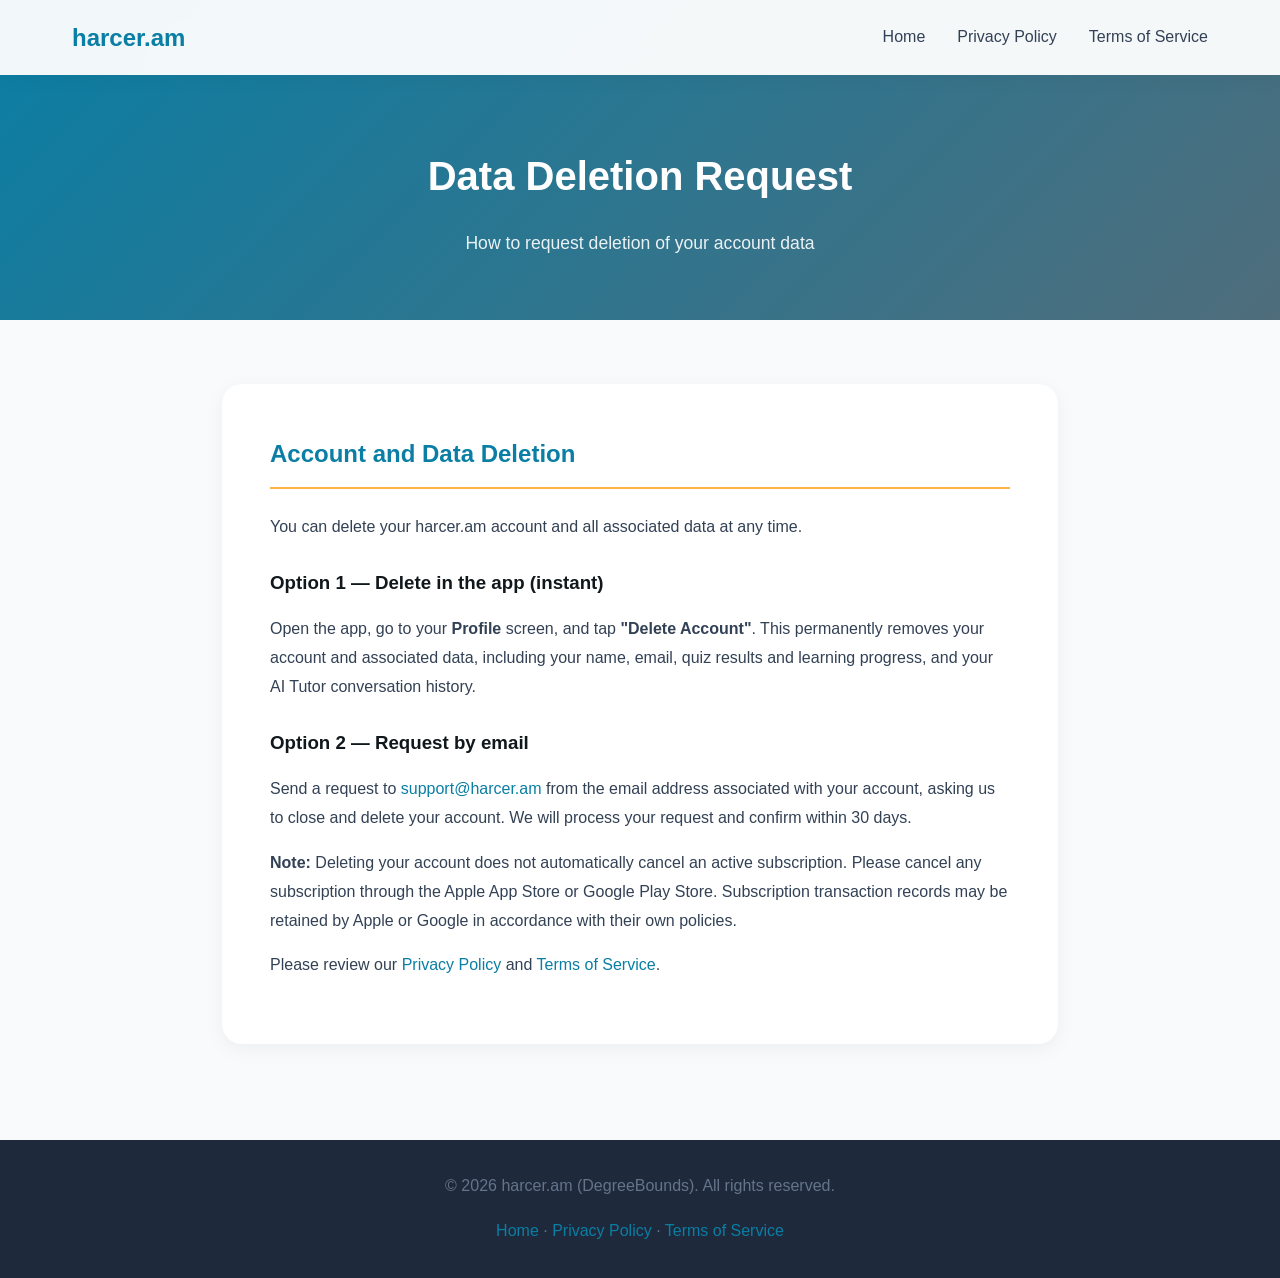
<file: data-deletion.html>
<!DOCTYPE html>
<html lang="en">
<head>
    <meta charset="UTF-8">
    <meta name="viewport" content="width=device-width, initial-scale=1.0">
    <title>Data Deletion - harcer.am</title>
    <meta name="description" content="Data deletion request instructions for harcer.am">
    
    <style>
        * {
            margin: 0;
            padding: 0;
            box-sizing: border-box;
        }

        :root {
            --primary: #0a7ea4;
            --primary-dark: #023c69;
            --secondary: #4F6D7B;
            --accent: #FFB347;
            --dark: #11181C;
            --dark-light: #1e293b;
            --text: #334155;
            --text-light: #64748b;
            --light: #f8fafc;
            --white: #ffffff;
        }

        body {
            font-family: -apple-system, BlinkMacSystemFont, 'Segoe UI', Roboto, 'Helvetica Neue', Arial, sans-serif;
            line-height: 1.8;
            color: var(--text);
            background: var(--light);
        }

        html {
            scroll-behavior: smooth;
        }

        nav {
            position: fixed;
            width: 100%;
            background: rgba(255, 255, 255, 0.95);
            backdrop-filter: blur(10px);
            box-shadow: 0 2px 20px rgba(0, 0, 0, 0.05);
            z-index: 1000;
        }

        .nav-container {
            max-width: 1200px;
            margin: 0 auto;
            display: flex;
            justify-content: space-between;
            align-items: center;
            padding: 1rem 2rem;
        }

        .logo {
            font-size: 1.5rem;
            font-weight: 800;
            color: var(--primary);
            text-decoration: none;
        }

        .nav-links {
            display: flex;
            gap: 2rem;
            list-style: none;
            align-items: center;
        }

        .nav-links a {
            text-decoration: none;
            color: var(--text);
            font-weight: 500;
            transition: color 0.3s ease;
        }

        .nav-links a:hover {
            color: var(--primary);
        }

        .page-header {
            padding: 140px 2rem 60px;
            background: linear-gradient(135deg, #0a7ea4 0%, #4F6D7B 100%);
            color: white;
            text-align: center;
        }

        .page-header h1 {
            font-size: 2.5rem;
            font-weight: 900;
            margin-bottom: 1rem;
        }

        .page-header p {
            font-size: 1.1rem;
            opacity: 0.9;
        }

        .content-container {
            max-width: 900px;
            margin: 0 auto;
            padding: 4rem 2rem;
        }

        .content-section {
            background: white;
            border-radius: 20px;
            padding: 3rem;
            margin-bottom: 2rem;
            box-shadow: 0 5px 20px rgba(0, 0, 0, 0.05);
        }

        .content-section h2 {
            font-size: 1.5rem;
            color: var(--primary);
            margin-bottom: 1.5rem;
            padding-bottom: 0.75rem;
            border-bottom: 2px solid var(--accent);
        }

        .content-section p {
            margin-bottom: 1rem;
            color: var(--text);
        }

        .content-section a {
            color: var(--primary);
            text-decoration: none;
        }

        .content-section a:hover {
            text-decoration: underline;
        }

        footer {
            background: var(--dark-light);
            color: white;
            padding: 2rem;
            text-align: center;
        }

        footer p {
            color: var(--text-light);
        }

        footer a {
            color: var(--primary);
            text-decoration: none;
        }

        footer a:hover {
            text-decoration: underline;
        }

        @media (max-width: 768px) {
            .nav-links { display: none; }
            .page-header h1 { font-size: 2rem; }
            .content-section { padding: 2rem 1.5rem; }
        }
    </style>
</head>
<body>
    <nav>
        <div class="nav-container">
            <a href="index.html" class="logo">harcer.am</a>
            <ul class="nav-links">
                <li><a href="index.html">Home</a></li>
                <li><a href="privacy-policy.html">Privacy Policy</a></li>
                <li><a href="terms-of-service.html">Terms of Service</a></li>
            </ul>
        </div>
    </nav>

    <section class="page-header">
        <h1>Data Deletion Request</h1>
        <p>How to request deletion of your account data</p>
    </section>

    <div class="content-container">
        <div class="content-section">
            <h2>Account and Data Deletion</h2>
            <p>You can delete your harcer.am account and all associated data at any time.</p>

            <h3 style="margin: 1.5rem 0 1rem; color: var(--dark);">Option 1 — Delete in the app (instant)</h3>
            <p>Open the app, go to your <strong>Profile</strong> screen, and tap <strong>"Delete Account"</strong>. This permanently removes your account and associated data, including your name, email, quiz results and learning progress, and your AI Tutor conversation history.</p>

            <h3 style="margin: 1.5rem 0 1rem; color: var(--dark);">Option 2 — Request by email</h3>
            <p>Send a request to <a href="mailto:support@harcer.am">support@harcer.am</a> from the email address associated with your account, asking us to close and delete your account. We will process your request and confirm within 30 days.</p>

            <p><strong>Note:</strong> Deleting your account does not automatically cancel an active subscription. Please cancel any subscription through the Apple App Store or Google Play Store. Subscription transaction records may be retained by Apple or Google in accordance with their own policies.</p>
            <p>Please review our <a href="privacy-policy.html">Privacy Policy</a> and <a href="terms-of-service.html">Terms of Service</a>.</p>
        </div>
    </div>

    <footer>
        <p>&copy; 2026 harcer.am (DegreeBounds). All rights reserved.</p>
        <p style="margin-top: 1rem;">
            <a href="index.html">Home</a> · 
            <a href="privacy-policy.html">Privacy Policy</a> ·
            <a href="terms-of-service.html">Terms of Service</a>
        </p>
    </footer>
</body>
</html>
</file>
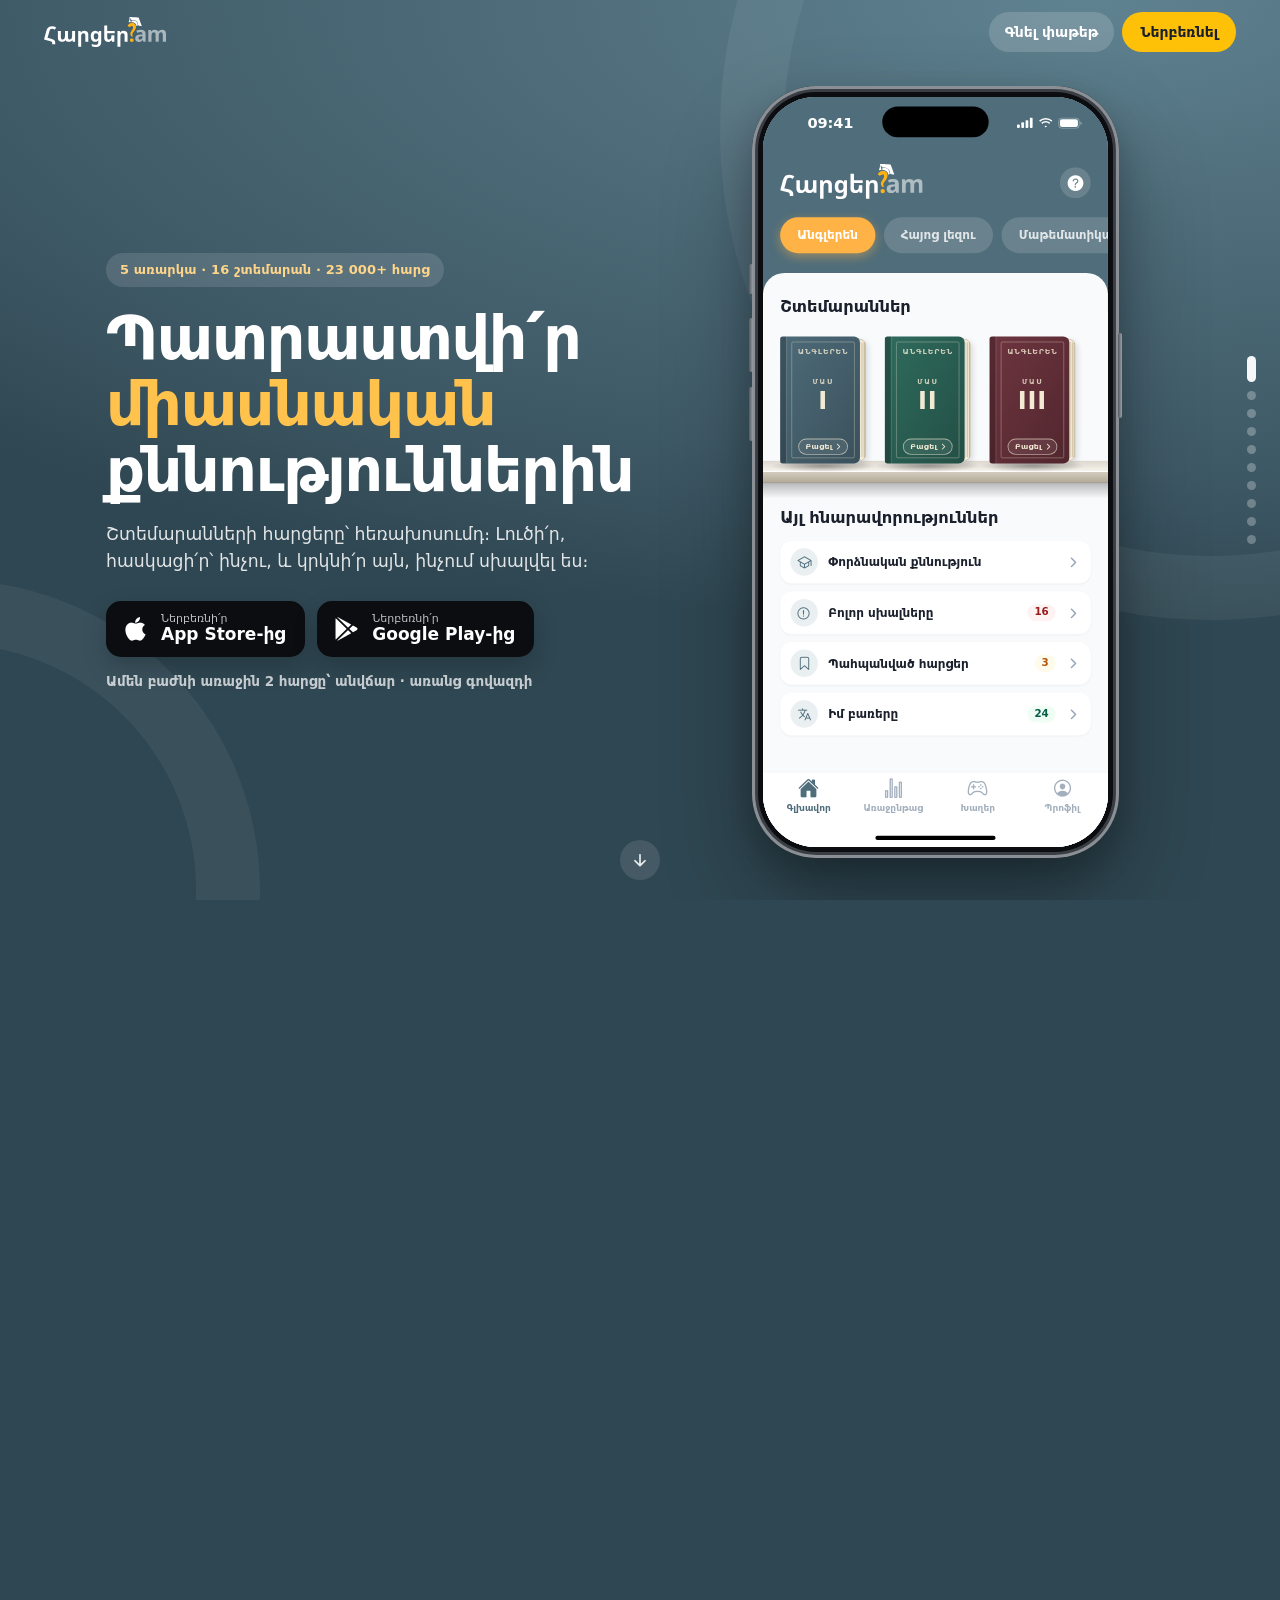
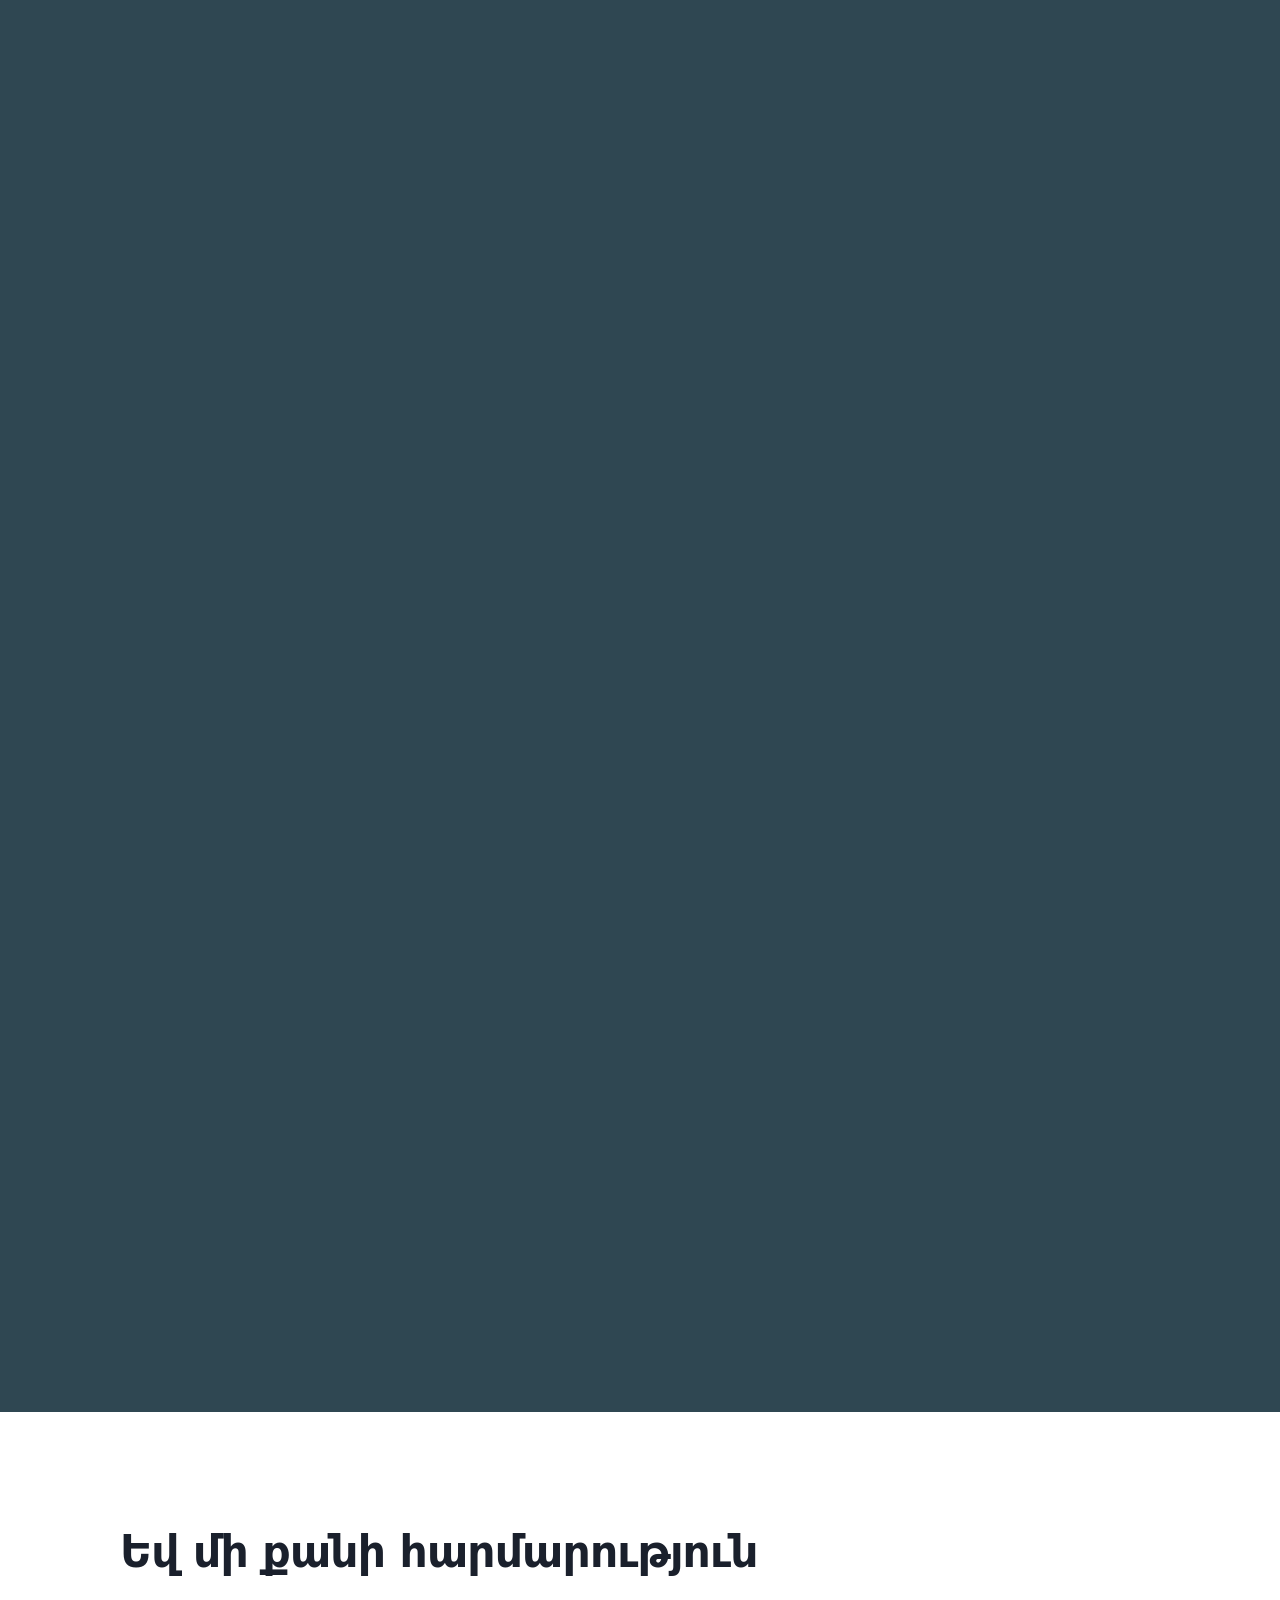
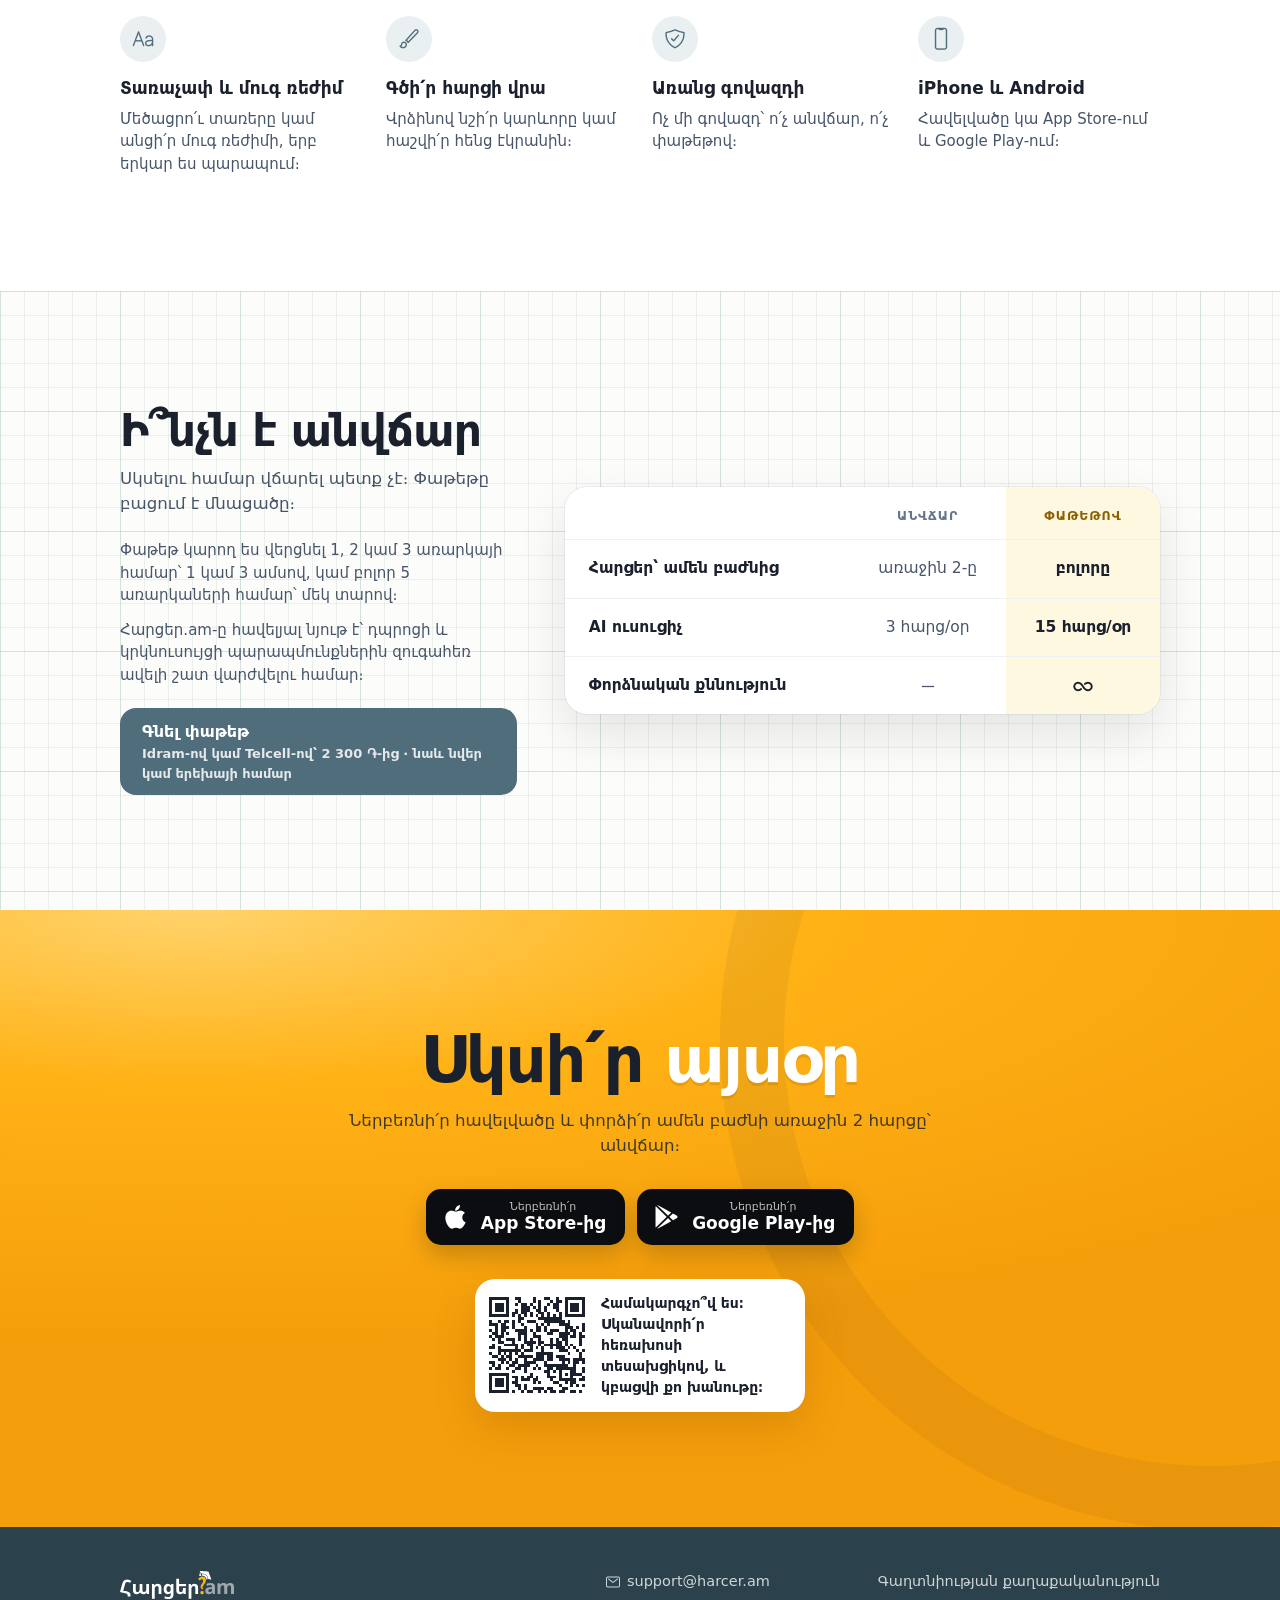
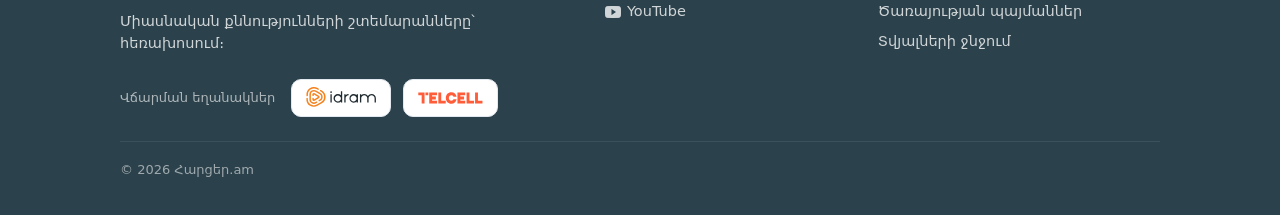
<file: get.html>
<!DOCTYPE html>
<html lang="hy">
<head>
    <meta charset="UTF-8">
    <meta name="viewport" content="width=device-width, initial-scale=1.0">
    <title>Harcer.am</title>
    <meta name="robots" content="noindex">
    <meta name="description" content="Հարցեր.am-ը լավագույն հավելվածն է Միասնական քննություններին նախապատրաստվելու համար: Անցեք ցանկացած շեմարանով: iOS, Android և Web։">

    <!-- Link preview in Telegram, Viber, WhatsApp, Facebook (their crawlers do not run the script below) -->
    <meta property="og:title" content="Harcer.am">
    <meta property="og:description" content="Հարցեր.am-ը լավագույն հավելվածն է Միասնական քննություններին նախապատրաստվելու համար: Անցեք ցանկացած շեմարանով: iOS, Android և Web։">
    <meta property="og:image" content="https://harcer.am/assets/images/icon.png">
    <meta property="og:url" content="https://harcer.am/get">
    <link rel="icon" href="assets/images/favicon.png">

    <script>
        // Send phones straight to their store. Everything below the script is
        // only seen when the handoff does not happen (script off, or the user
        // comes back from the store).
        (function () {
            var APP_STORE = 'https://apps.apple.com/am/app/harcer-am/id6751446057';
            var PLAY_STORE = 'https://play.google.com/store/apps/details?id=am.harcer.app';

            var ua = navigator.userAgent || '';
            var isAndroid = /Android/i.test(ua);
            // iPadOS Safari reports itself as a Mac, so tell it apart by touch.
            var isIOS = /iPhone|iPad|iPod/i.test(ua) ||
                (/Macintosh/i.test(ua) && navigator.maxTouchPoints > 1);

            if (isAndroid) {
                // harcer.am/get?utm_source=instagram&utm_campaign=reel12 reaches
                // Play as the install referrer, which Firebase Analytics reads.
                var query = location.search.slice(1);
                var referrer = /(^|&)utm_/.test(query)
                    ? '&referrer=' + encodeURIComponent(query)
                    : '';
                location.replace(PLAY_STORE + referrer);
            } else if (isIOS) {
                location.replace(APP_STORE);
            } else {
                location.replace('/#download');
            }
        })();
    </script>

    <style>
        * {
            margin: 0;
            padding: 0;
            box-sizing: border-box;
        }

        body {
            font-family: -apple-system, BlinkMacSystemFont, 'Segoe UI', Roboto, 'Helvetica Neue', Arial, sans-serif;
            min-height: 100vh;
            display: flex;
            flex-direction: column;
            align-items: center;
            justify-content: center;
            gap: 2rem;
            padding: 2rem;
            background: linear-gradient(135deg, #023c69, #0a7ea4);
            color: white;
            text-align: center;
        }

        .app-icon {
            width: 96px;
            height: 96px;
            border-radius: 22px;
        }

        h1 {
            font-size: 2rem;
            font-weight: 900;
        }

        .download-buttons {
            display: flex;
            justify-content: center;
            gap: 1rem;
            flex-wrap: wrap;
        }

        .download-btn {
            background: white;
            color: #11181C;
            padding: 1rem 2rem;
            border-radius: 15px;
            text-decoration: none;
            font-weight: 700;
            display: inline-flex;
            align-items: center;
            gap: 0.75rem;
        }
    </style>
</head>
<body>
    <img class="app-icon" src="assets/images/icon.png" alt="">
    <h1>Harcer.am</h1>
    <div class="download-buttons">
        <a href="https://apps.apple.com/am/app/harcer-am/id6751446057" class="download-btn">
            <svg width="30" height="30" viewBox="0 0 24 24" fill="none" xmlns="http://www.w3.org/2000/svg">
                <path d="M18.71 19.5C17.88 20.74 17 21.95 15.66 21.97C14.32 22 13.89 21.18 12.37 21.18C10.84 21.18 10.37 21.95 9.09997 22C7.78997 22.05 6.79997 20.68 5.95997 19.47C4.24997 17 2.93997 12.45 4.69997 9.39C5.56997 7.87 7.12997 6.91 8.81997 6.88C10.1 6.86 11.32 7.75 12.11 7.75C12.89 7.75 14.37 6.68 15.92 6.84C16.57 6.87 18.39 7.1 19.56 8.82C19.47 8.88 17.39 10.1 17.41 12.63C17.44 15.65 20.06 16.66 20.09 16.67C20.06 16.74 19.67 18.11 18.71 19.5ZM13 3.5C13.73 2.67 14.94 2.04 15.94 2C16.07 3.17 15.6 4.35 14.9 5.19C14.21 6.04 13.07 6.7 11.95 6.61C11.8 5.46 12.36 4.26 13 3.5Z" fill="currentColor"/>
            </svg>
            App Store
        </a>
        <a href="https://play.google.com/store/apps/details?id=am.harcer.app" class="download-btn">
            <svg width="30" height="30" viewBox="0 0 24 24" fill="none" xmlns="http://www.w3.org/2000/svg">
                <path d="M3.609 1.814L13.792 12 3.61 22.186a.996.996 0 0 1-.61-.92V2.734a1 1 0 0 1 .609-.92zm10.89 10.893l2.302 2.302-10.937 6.333 8.635-8.635zm3.199-3.198l2.807 1.626a1 1 0 0 1 0 1.73l-2.808 1.626L15.206 12l2.492-2.491zM5.864 2.658L16.802 8.99l-2.303 2.303-8.635-8.635z" fill="currentColor"/>
            </svg>
            Google Play
        </a>
    </div>
</body>
</html>
</file>
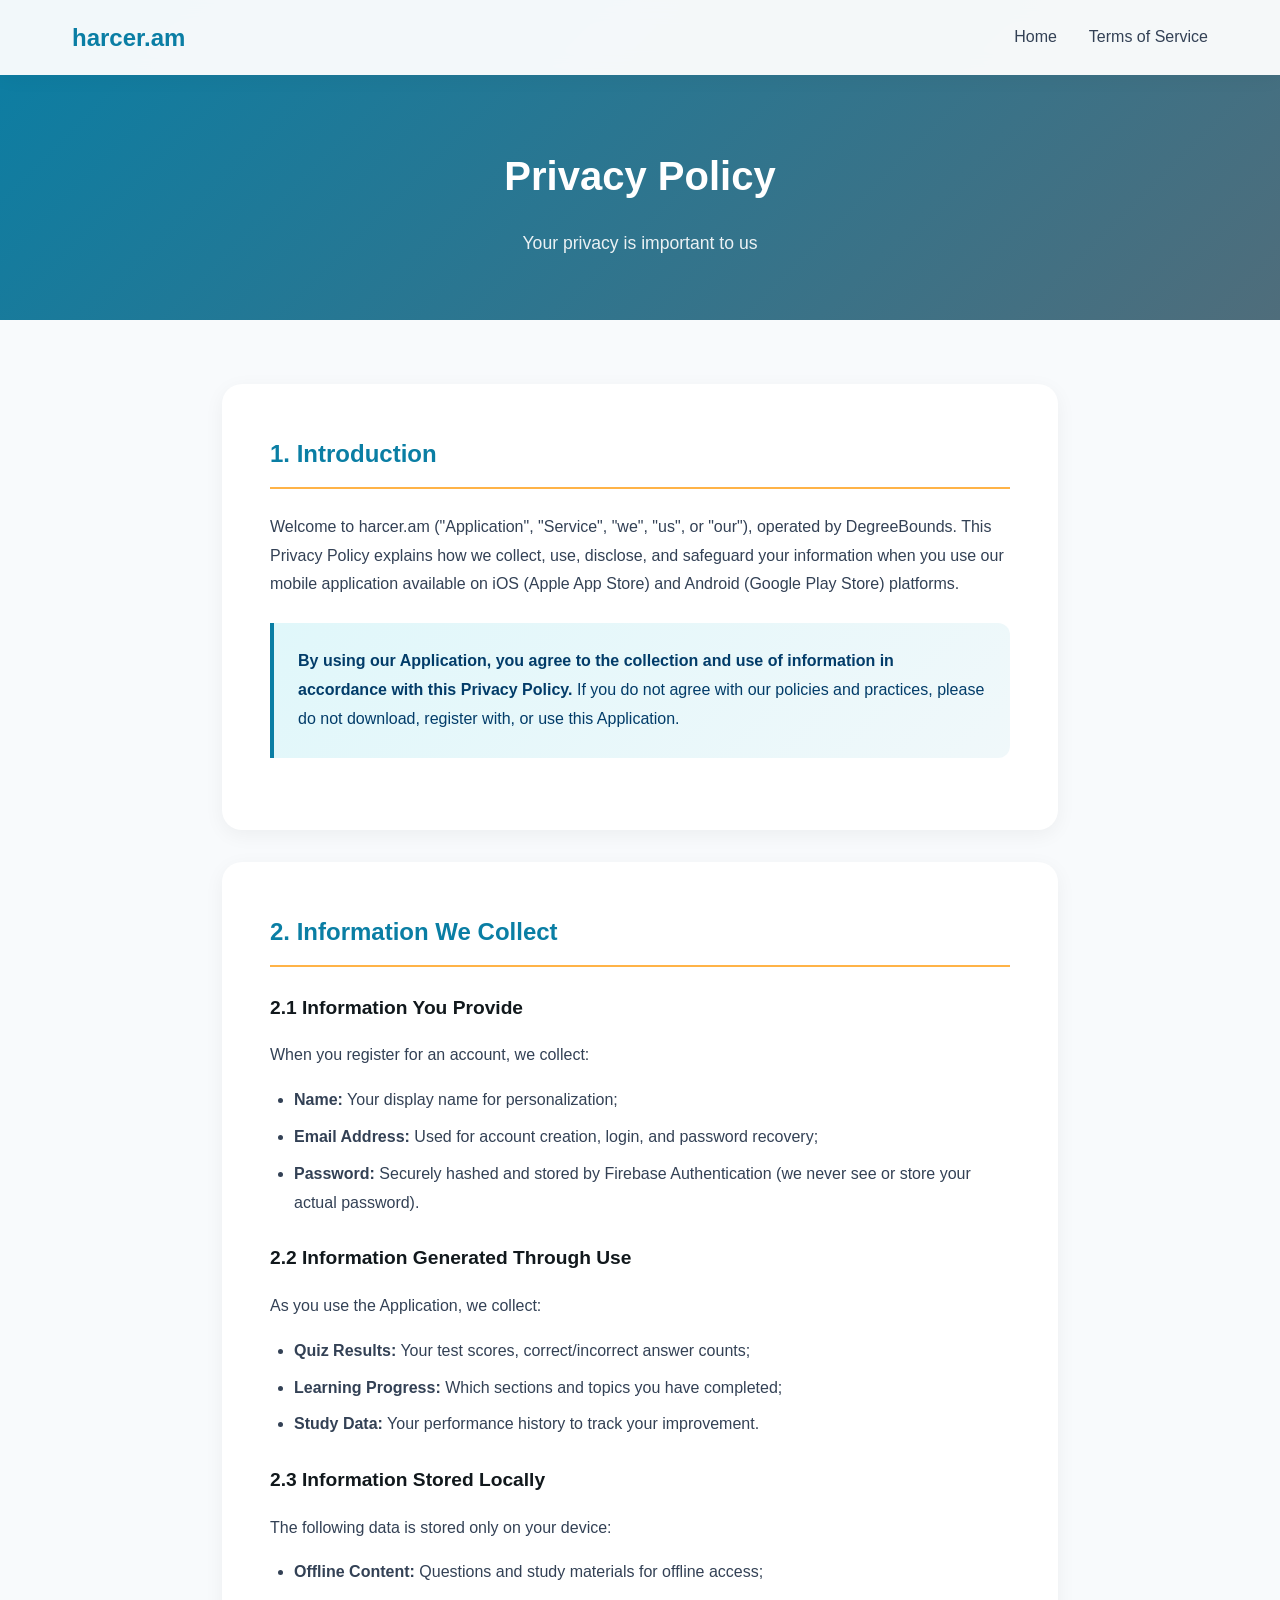
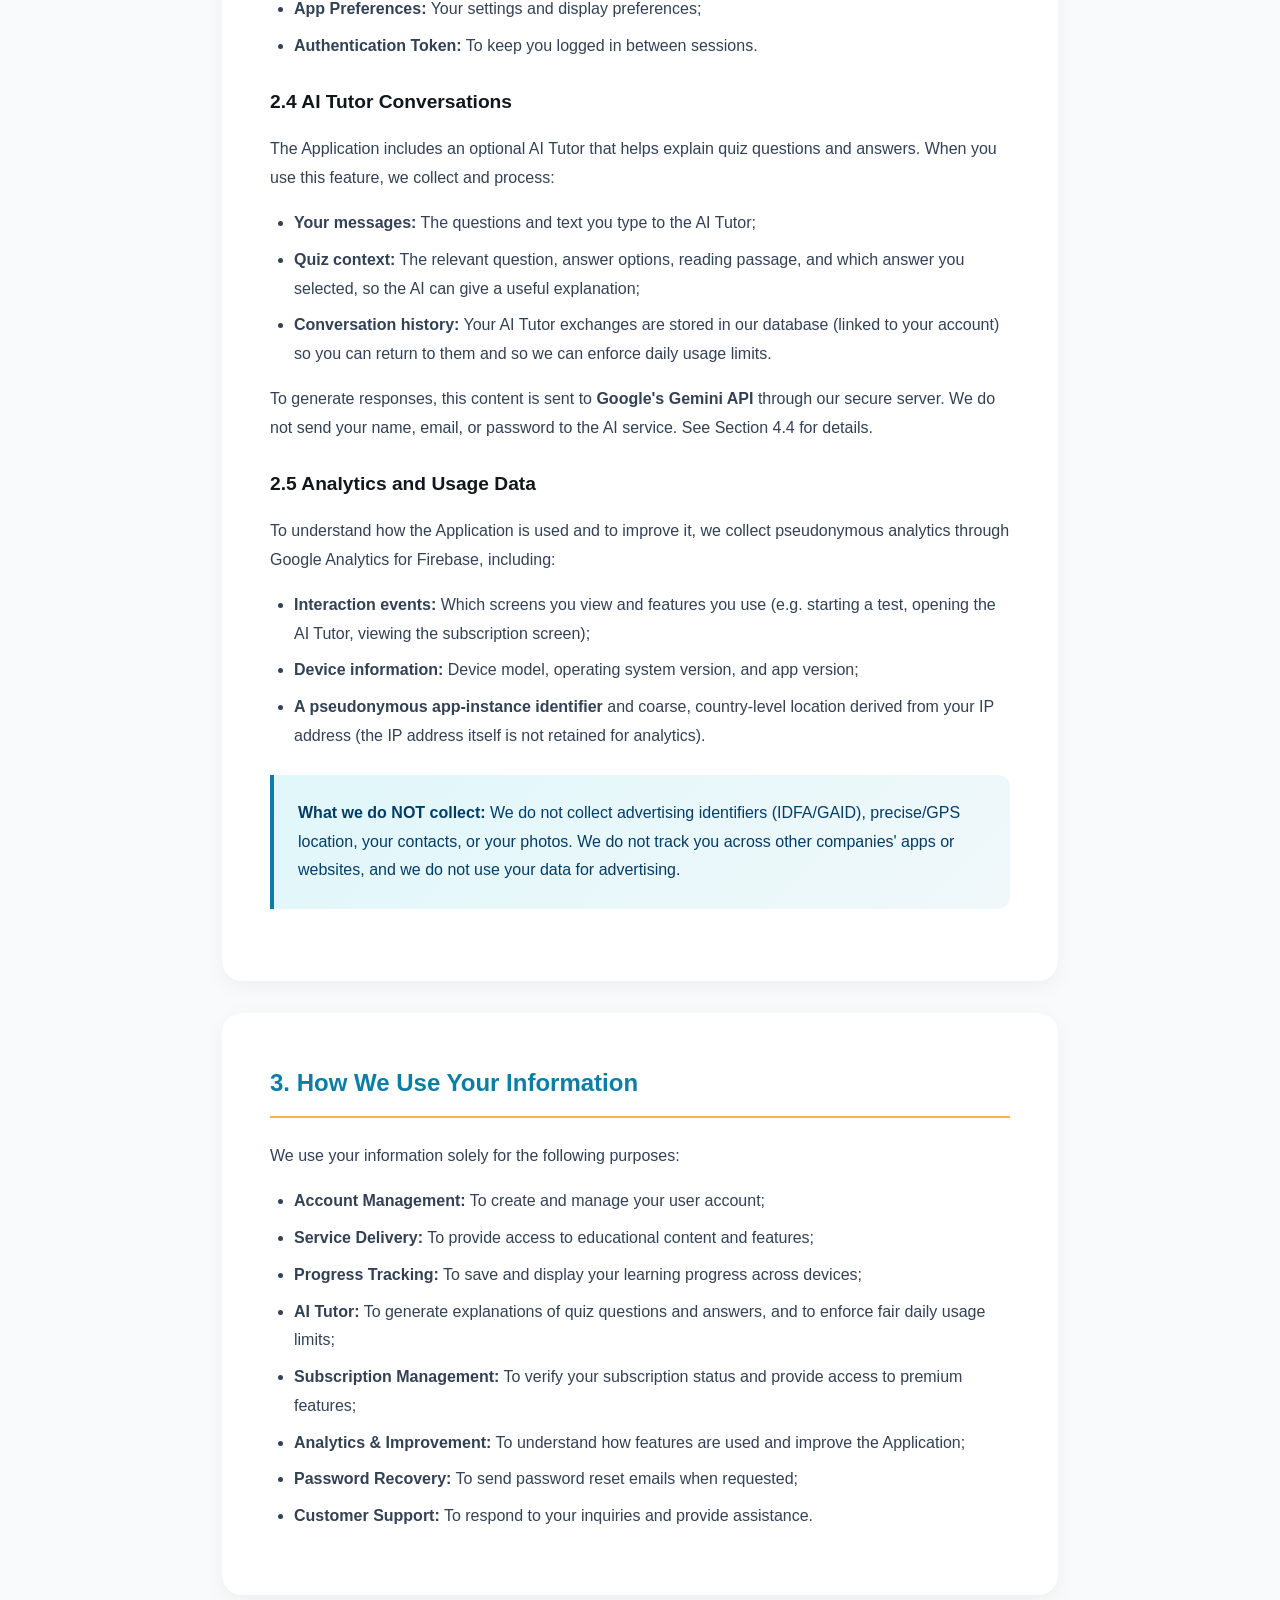
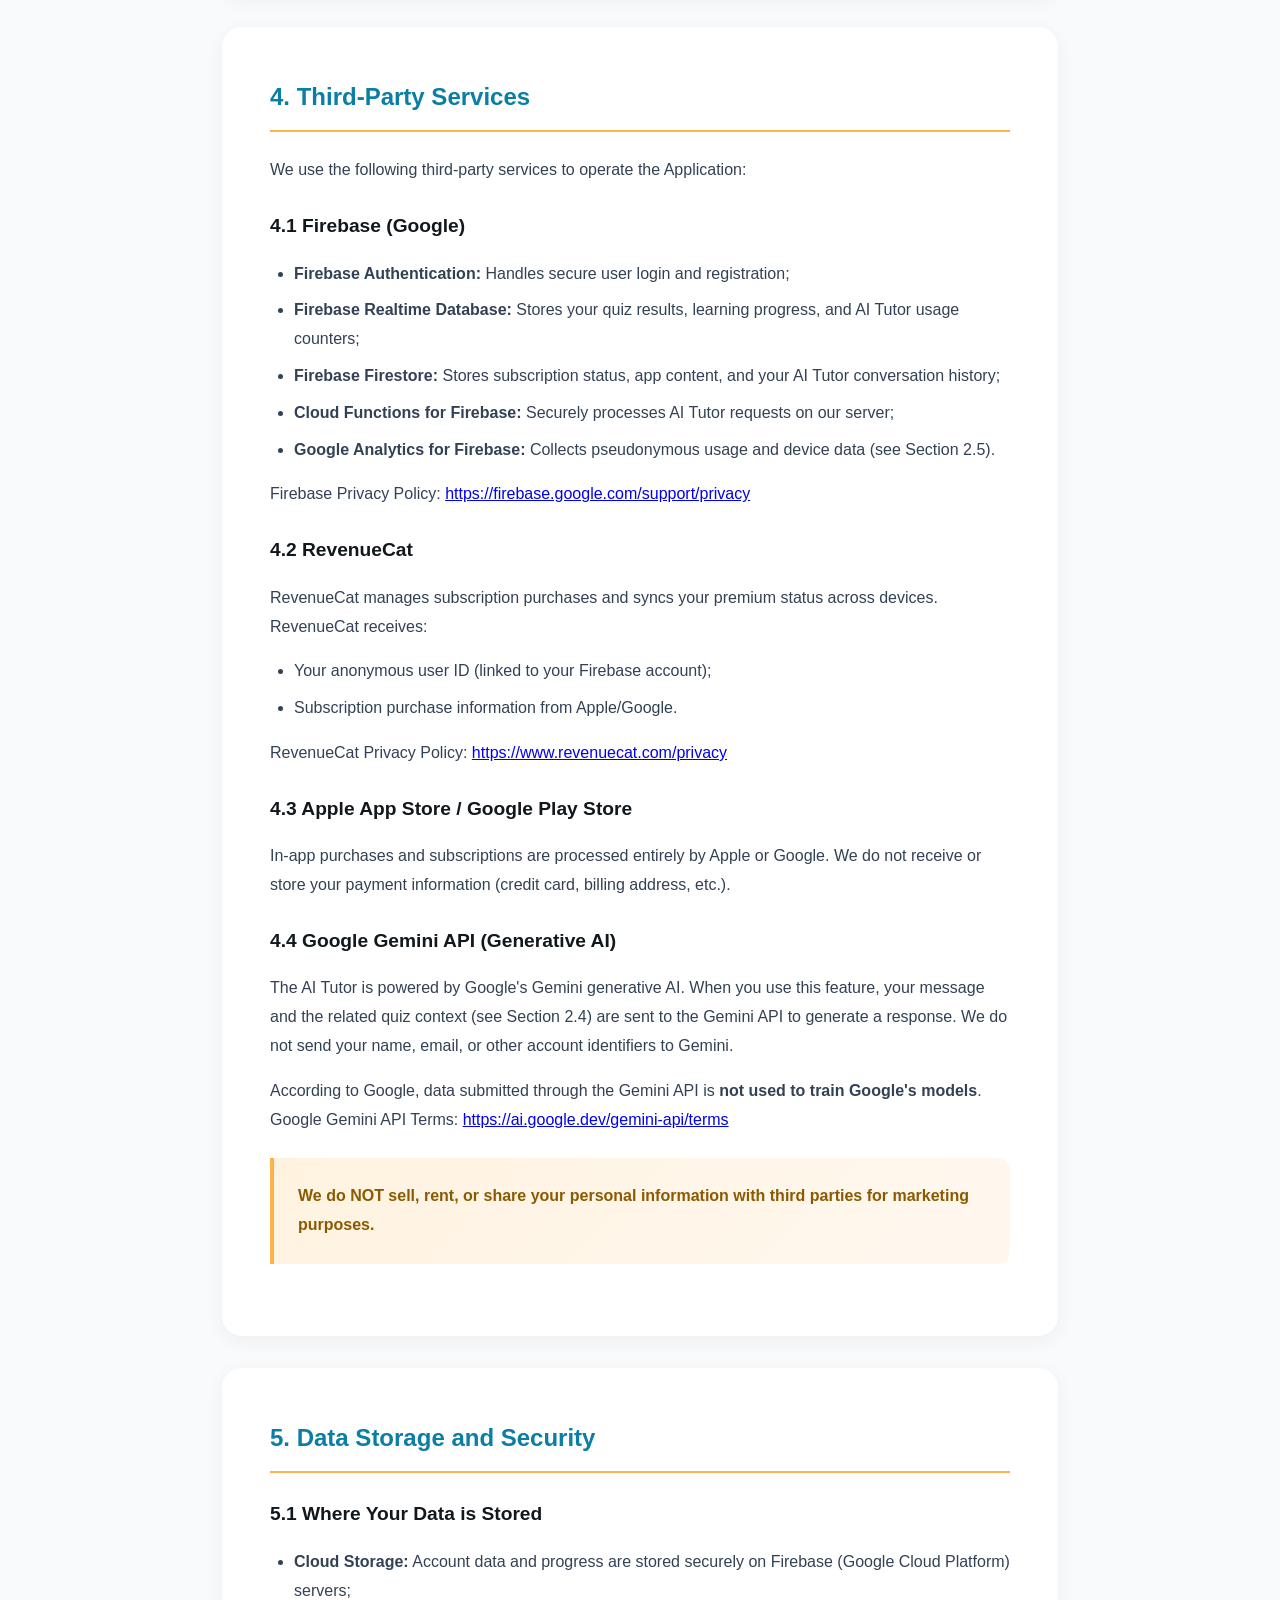
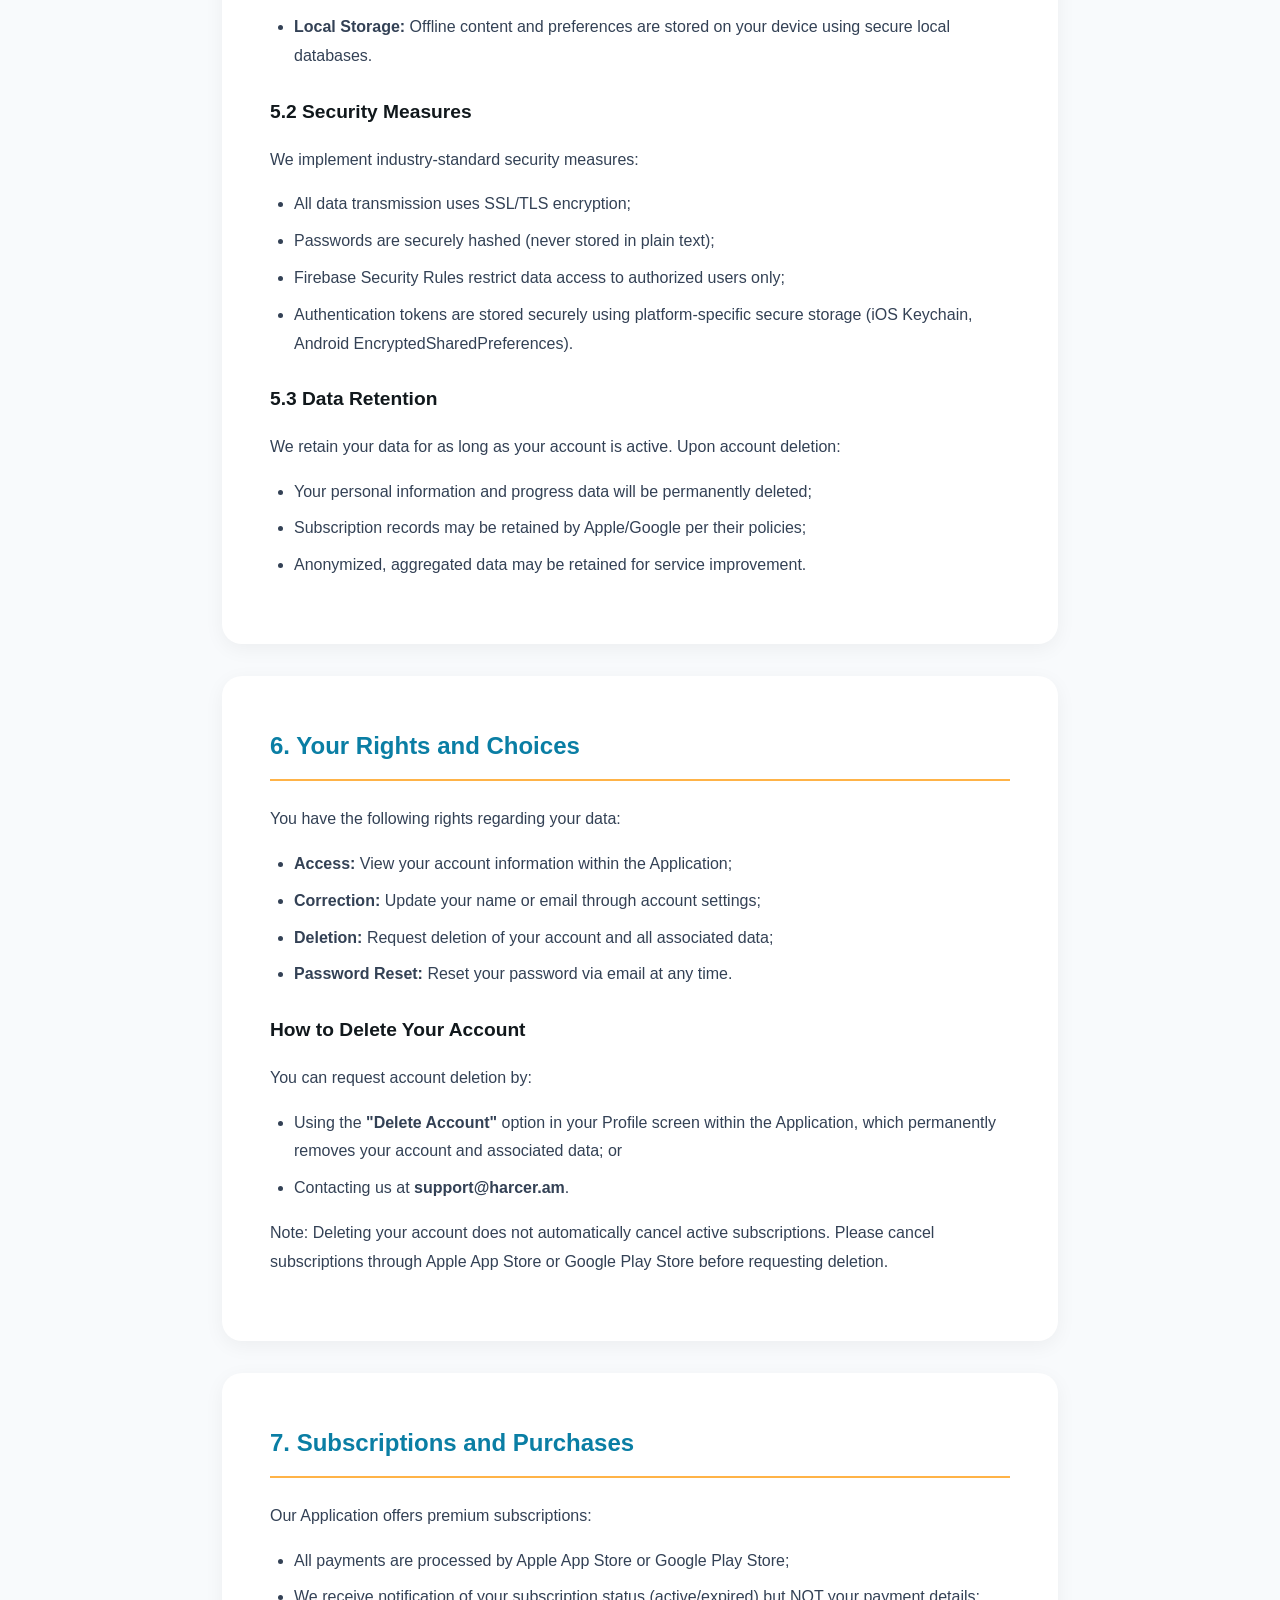
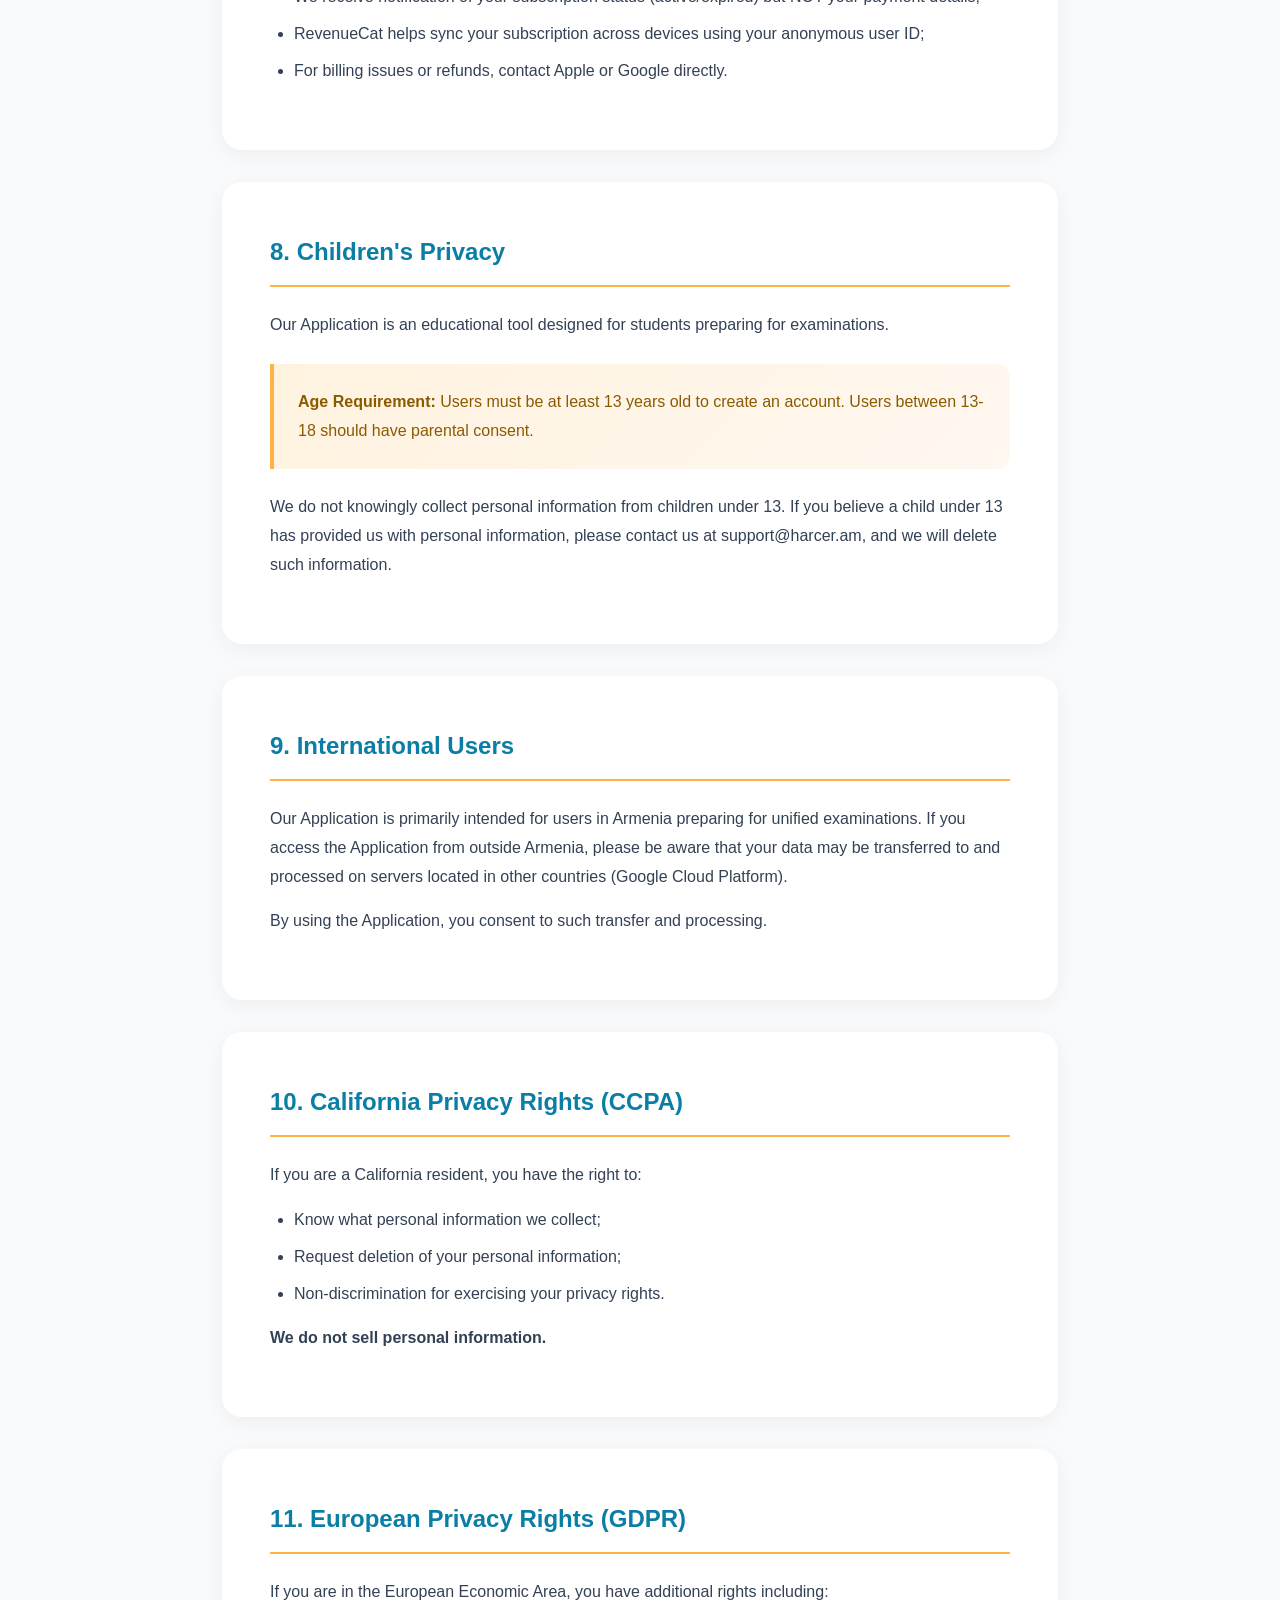
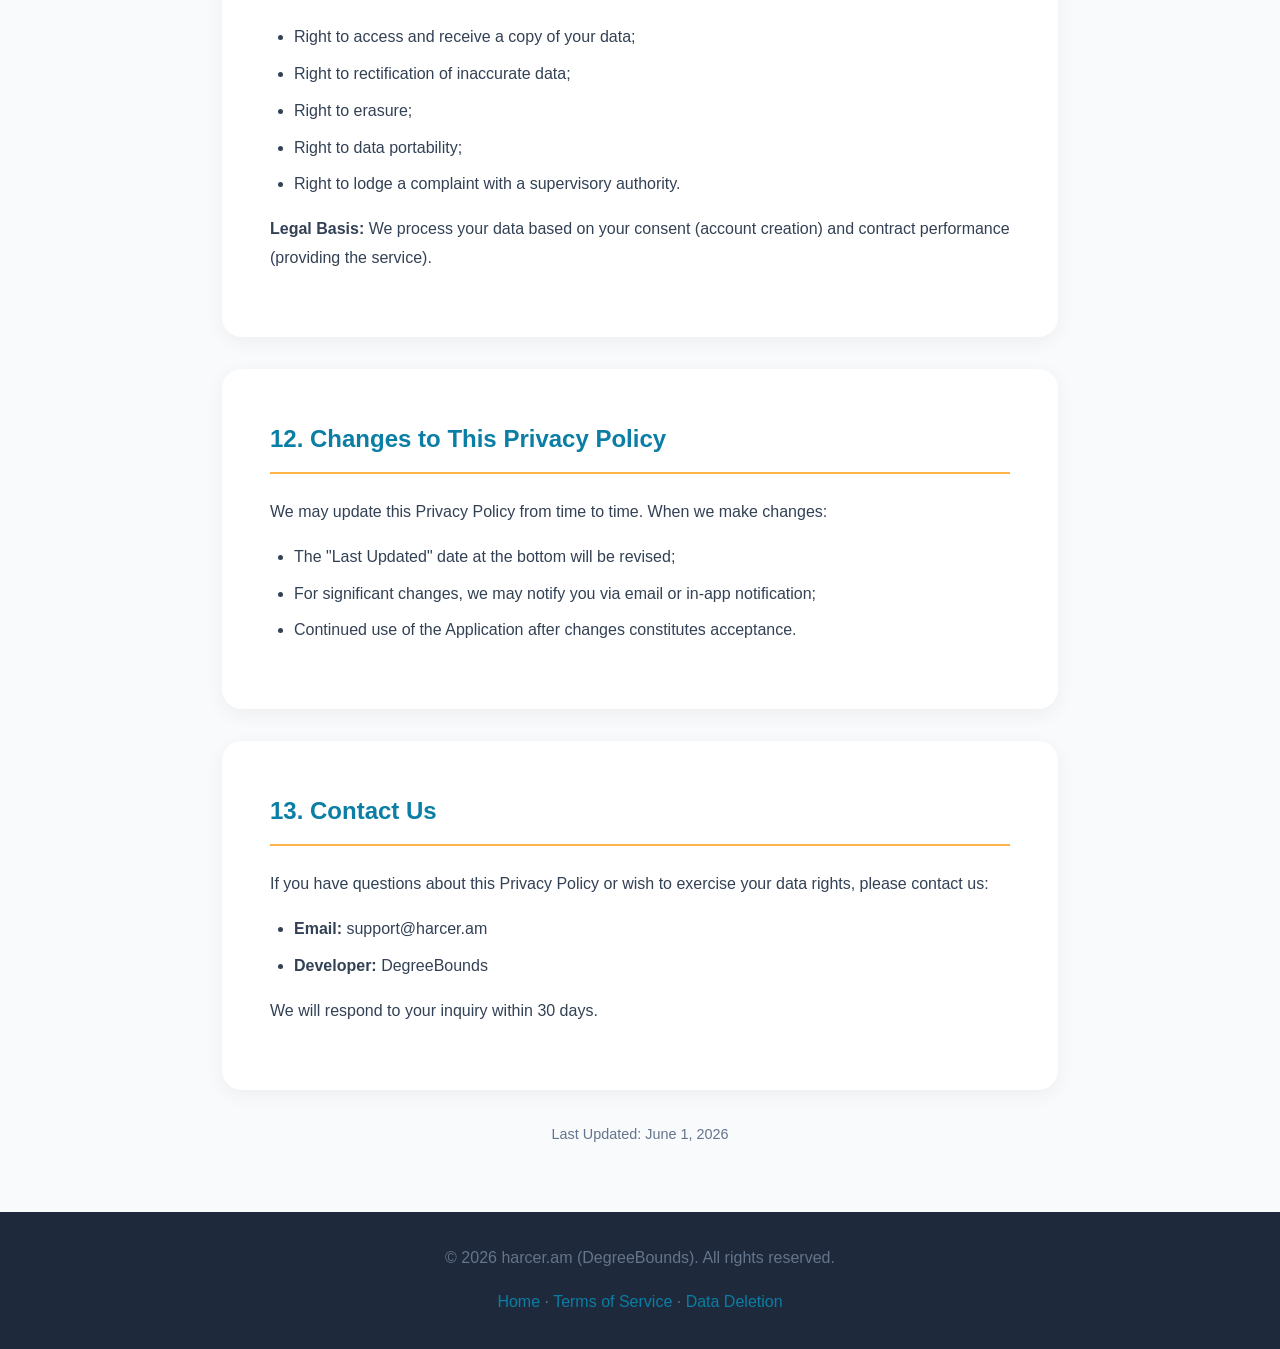
<file: privacy-policy.html>
<!DOCTYPE html>
<html lang="en">
<head>
    <meta charset="UTF-8">
    <meta name="viewport" content="width=device-width, initial-scale=1.0">
    <title>Privacy Policy - harcer.am</title>
    <meta name="description" content="harcer.am privacy policy - how we collect, use, and protect your data">
    
    <style>
        * {
            margin: 0;
            padding: 0;
            box-sizing: border-box;
        }

        :root {
            --primary: #0a7ea4;
            --primary-dark: #023c69;
            --secondary: #4F6D7B;
            --accent: #FFB347;
            --dark: #11181C;
            --dark-light: #1e293b;
            --text: #334155;
            --text-light: #64748b;
            --light: #f8fafc;
            --white: #ffffff;
        }

        body {
            font-family: -apple-system, BlinkMacSystemFont, 'Segoe UI', Roboto, 'Helvetica Neue', Arial, sans-serif;
            line-height: 1.8;
            color: var(--text);
            background: var(--light);
        }

        html {
            scroll-behavior: smooth;
        }

        nav {
            position: fixed;
            width: 100%;
            background: rgba(255, 255, 255, 0.95);
            backdrop-filter: blur(10px);
            box-shadow: 0 2px 20px rgba(0, 0, 0, 0.05);
            z-index: 1000;
        }

        .nav-container {
            max-width: 1200px;
            margin: 0 auto;
            display: flex;
            justify-content: space-between;
            align-items: center;
            padding: 1rem 2rem;
        }

        .logo {
            font-size: 1.5rem;
            font-weight: 800;
            color: var(--primary);
            text-decoration: none;
        }

        .nav-links {
            display: flex;
            gap: 2rem;
            list-style: none;
            align-items: center;
        }

        .nav-links a {
            text-decoration: none;
            color: var(--text);
            font-weight: 500;
            transition: color 0.3s ease;
        }

        .nav-links a:hover {
            color: var(--primary);
        }

        .page-header {
            padding: 140px 2rem 60px;
            background: linear-gradient(135deg, #0a7ea4 0%, #4F6D7B 100%);
            color: white;
            text-align: center;
        }

        .page-header h1 {
            font-size: 2.5rem;
            font-weight: 900;
            margin-bottom: 1rem;
        }

        .page-header p {
            font-size: 1.1rem;
            opacity: 0.9;
        }

        .content-container {
            max-width: 900px;
            margin: 0 auto;
            padding: 4rem 2rem;
        }

        .content-section {
            background: white;
            border-radius: 20px;
            padding: 3rem;
            margin-bottom: 2rem;
            box-shadow: 0 5px 20px rgba(0, 0, 0, 0.05);
        }

        .content-section h2 {
            font-size: 1.5rem;
            color: var(--primary);
            margin-bottom: 1.5rem;
            padding-bottom: 0.75rem;
            border-bottom: 2px solid var(--accent);
        }

        .content-section h3 {
            font-size: 1.2rem;
            color: var(--dark);
            margin: 1.5rem 0 1rem;
        }

        .content-section p {
            margin-bottom: 1rem;
            color: var(--text);
        }

        .content-section ul {
            margin: 1rem 0 1rem 1.5rem;
            color: var(--text);
        }

        .content-section ul li {
            margin-bottom: 0.5rem;
        }

        .highlight-box {
            background: linear-gradient(135deg, #e0f7fa 0%, #f0f8fa 100%);
            border-left: 4px solid var(--primary);
            padding: 1.5rem;
            border-radius: 0 12px 12px 0;
            margin: 1.5rem 0;
        }

        .highlight-box p {
            margin: 0;
            color: var(--primary-dark);
        }

        .warning-box {
            background: linear-gradient(135deg, #fff3e0 0%, #fff8f0 100%);
            border-left: 4px solid var(--accent);
            padding: 1.5rem;
            border-radius: 0 12px 12px 0;
            margin: 1.5rem 0;
        }

        .warning-box p {
            margin: 0;
            color: #8b5a00;
        }

        .last-updated {
            text-align: center;
            color: var(--text-light);
            font-size: 0.9rem;
            margin-top: 2rem;
        }

        footer {
            background: var(--dark-light);
            color: white;
            padding: 2rem;
            text-align: center;
        }

        footer p {
            color: var(--text-light);
        }

        footer a {
            color: var(--primary);
            text-decoration: none;
        }

        footer a:hover {
            text-decoration: underline;
        }

        @media (max-width: 768px) {
            .nav-links { display: none; }
            .page-header h1 { font-size: 2rem; }
            .content-section { padding: 2rem 1.5rem; }
        }
    </style>
</head>
<body>
    <nav>
        <div class="nav-container">
            <a href="index.html" class="logo">harcer.am</a>
            <ul class="nav-links">
                <li><a href="index.html">Home</a></li>
                <li><a href="terms-of-service.html">Terms of Service</a></li>
            </ul>
        </div>
    </nav>

    <section class="page-header">
        <h1>Privacy Policy</h1>
        <p>Your privacy is important to us</p>
    </section>

    <div class="content-container">
        <div class="content-section">
            <h2>1. Introduction</h2>
            <p>Welcome to harcer.am ("Application", "Service", "we", "us", or "our"), operated by DegreeBounds. This Privacy Policy explains how we collect, use, disclose, and safeguard your information when you use our mobile application available on iOS (Apple App Store) and Android (Google Play Store) platforms.</p>
            
            <div class="highlight-box">
                <p><strong>By using our Application, you agree to the collection and use of information in accordance with this Privacy Policy.</strong> If you do not agree with our policies and practices, please do not download, register with, or use this Application.</p>
            </div>
        </div>

        <div class="content-section">
            <h2>2. Information We Collect</h2>
            
            <h3>2.1 Information You Provide</h3>
            <p>When you register for an account, we collect:</p>
            <ul>
                <li><strong>Name:</strong> Your display name for personalization;</li>
                <li><strong>Email Address:</strong> Used for account creation, login, and password recovery;</li>
                <li><strong>Password:</strong> Securely hashed and stored by Firebase Authentication (we never see or store your actual password).</li>
            </ul>

            <h3>2.2 Information Generated Through Use</h3>
            <p>As you use the Application, we collect:</p>
            <ul>
                <li><strong>Quiz Results:</strong> Your test scores, correct/incorrect answer counts;</li>
                <li><strong>Learning Progress:</strong> Which sections and topics you have completed;</li>
                <li><strong>Study Data:</strong> Your performance history to track your improvement.</li>
            </ul>

            <h3>2.3 Information Stored Locally</h3>
            <p>The following data is stored only on your device:</p>
            <ul>
                <li><strong>Offline Content:</strong> Questions and study materials for offline access;</li>
                <li><strong>App Preferences:</strong> Your settings and display preferences;</li>
                <li><strong>Authentication Token:</strong> To keep you logged in between sessions.</li>
            </ul>

            <h3>2.4 AI Tutor Conversations</h3>
            <p>The Application includes an optional AI Tutor that helps explain quiz questions and answers. When you use this feature, we collect and process:</p>
            <ul>
                <li><strong>Your messages:</strong> The questions and text you type to the AI Tutor;</li>
                <li><strong>Quiz context:</strong> The relevant question, answer options, reading passage, and which answer you selected, so the AI can give a useful explanation;</li>
                <li><strong>Conversation history:</strong> Your AI Tutor exchanges are stored in our database (linked to your account) so you can return to them and so we can enforce daily usage limits.</li>
            </ul>
            <p>To generate responses, this content is sent to <strong>Google's Gemini API</strong> through our secure server. We do not send your name, email, or password to the AI service. See Section 4.4 for details.</p>

            <h3>2.5 Analytics and Usage Data</h3>
            <p>To understand how the Application is used and to improve it, we collect pseudonymous analytics through Google Analytics for Firebase, including:</p>
            <ul>
                <li><strong>Interaction events:</strong> Which screens you view and features you use (e.g. starting a test, opening the AI Tutor, viewing the subscription screen);</li>
                <li><strong>Device information:</strong> Device model, operating system version, and app version;</li>
                <li><strong>A pseudonymous app-instance identifier</strong> and coarse, country-level location derived from your IP address (the IP address itself is not retained for analytics).</li>
            </ul>

            <div class="highlight-box">
                <p><strong>What we do NOT collect:</strong> We do not collect advertising identifiers (IDFA/GAID), precise/GPS location, your contacts, or your photos. We do not track you across other companies' apps or websites, and we do not use your data for advertising.</p>
            </div>
        </div>

        <div class="content-section">
            <h2>3. How We Use Your Information</h2>
            <p>We use your information solely for the following purposes:</p>
            <ul>
                <li><strong>Account Management:</strong> To create and manage your user account;</li>
                <li><strong>Service Delivery:</strong> To provide access to educational content and features;</li>
                <li><strong>Progress Tracking:</strong> To save and display your learning progress across devices;</li>
                <li><strong>AI Tutor:</strong> To generate explanations of quiz questions and answers, and to enforce fair daily usage limits;</li>
                <li><strong>Subscription Management:</strong> To verify your subscription status and provide access to premium features;</li>
                <li><strong>Analytics &amp; Improvement:</strong> To understand how features are used and improve the Application;</li>
                <li><strong>Password Recovery:</strong> To send password reset emails when requested;</li>
                <li><strong>Customer Support:</strong> To respond to your inquiries and provide assistance.</li>
            </ul>
        </div>

        <div class="content-section">
            <h2>4. Third-Party Services</h2>
            <p>We use the following third-party services to operate the Application:</p>
            
            <h3>4.1 Firebase (Google)</h3>
            <ul>
                <li><strong>Firebase Authentication:</strong> Handles secure user login and registration;</li>
                <li><strong>Firebase Realtime Database:</strong> Stores your quiz results, learning progress, and AI Tutor usage counters;</li>
                <li><strong>Firebase Firestore:</strong> Stores subscription status, app content, and your AI Tutor conversation history;</li>
                <li><strong>Cloud Functions for Firebase:</strong> Securely processes AI Tutor requests on our server;</li>
                <li><strong>Google Analytics for Firebase:</strong> Collects pseudonymous usage and device data (see Section 2.5).</li>
            </ul>
            <p>Firebase Privacy Policy: <a href="https://firebase.google.com/support/privacy" target="_blank" rel="noopener">https://firebase.google.com/support/privacy</a></p>

            <h3>4.2 RevenueCat</h3>
            <p>RevenueCat manages subscription purchases and syncs your premium status across devices. RevenueCat receives:</p>
            <ul>
                <li>Your anonymous user ID (linked to your Firebase account);</li>
                <li>Subscription purchase information from Apple/Google.</li>
            </ul>
            <p>RevenueCat Privacy Policy: <a href="https://www.revenuecat.com/privacy" target="_blank" rel="noopener">https://www.revenuecat.com/privacy</a></p>

            <h3>4.3 Apple App Store / Google Play Store</h3>
            <p>In-app purchases and subscriptions are processed entirely by Apple or Google. We do not receive or store your payment information (credit card, billing address, etc.).</p>

            <h3>4.4 Google Gemini API (Generative AI)</h3>
            <p>The AI Tutor is powered by Google's Gemini generative AI. When you use this feature, your message and the related quiz context (see Section 2.4) are sent to the Gemini API to generate a response. We do not send your name, email, or other account identifiers to Gemini.</p>
            <p>According to Google, data submitted through the Gemini API is <strong>not used to train Google's models</strong>. Google Gemini API Terms: <a href="https://ai.google.dev/gemini-api/terms" target="_blank" rel="noopener">https://ai.google.dev/gemini-api/terms</a></p>

            <div class="warning-box">
                <p><strong>We do NOT sell, rent, or share your personal information with third parties for marketing purposes.</strong></p>
            </div>
        </div>

        <div class="content-section">
            <h2>5. Data Storage and Security</h2>
            
            <h3>5.1 Where Your Data is Stored</h3>
            <ul>
                <li><strong>Cloud Storage:</strong> Account data and progress are stored securely on Firebase (Google Cloud Platform) servers;</li>
                <li><strong>Local Storage:</strong> Offline content and preferences are stored on your device using secure local databases.</li>
            </ul>

            <h3>5.2 Security Measures</h3>
            <p>We implement industry-standard security measures:</p>
            <ul>
                <li>All data transmission uses SSL/TLS encryption;</li>
                <li>Passwords are securely hashed (never stored in plain text);</li>
                <li>Firebase Security Rules restrict data access to authorized users only;</li>
                <li>Authentication tokens are stored securely using platform-specific secure storage (iOS Keychain, Android EncryptedSharedPreferences).</li>
            </ul>

            <h3>5.3 Data Retention</h3>
            <p>We retain your data for as long as your account is active. Upon account deletion:</p>
            <ul>
                <li>Your personal information and progress data will be permanently deleted;</li>
                <li>Subscription records may be retained by Apple/Google per their policies;</li>
                <li>Anonymized, aggregated data may be retained for service improvement.</li>
            </ul>
        </div>

        <div class="content-section">
            <h2>6. Your Rights and Choices</h2>
            <p>You have the following rights regarding your data:</p>
            <ul>
                <li><strong>Access:</strong> View your account information within the Application;</li>
                <li><strong>Correction:</strong> Update your name or email through account settings;</li>
                <li><strong>Deletion:</strong> Request deletion of your account and all associated data;</li>
                <li><strong>Password Reset:</strong> Reset your password via email at any time.</li>
            </ul>

            <h3>How to Delete Your Account</h3>
            <p>You can request account deletion by:</p>
            <ul>
                <li>Using the <strong>"Delete Account"</strong> option in your Profile screen within the Application, which permanently removes your account and associated data; or</li>
                <li>Contacting us at <strong>support@harcer.am</strong>.</li>
            </ul>
            <p>Note: Deleting your account does not automatically cancel active subscriptions. Please cancel subscriptions through Apple App Store or Google Play Store before requesting deletion.</p>
        </div>

        <div class="content-section">
            <h2>7. Subscriptions and Purchases</h2>
            <p>Our Application offers premium subscriptions:</p>
            <ul>
                <li>All payments are processed by Apple App Store or Google Play Store;</li>
                <li>We receive notification of your subscription status (active/expired) but NOT your payment details;</li>
                <li>RevenueCat helps sync your subscription across devices using your anonymous user ID;</li>
                <li>For billing issues or refunds, contact Apple or Google directly.</li>
            </ul>
        </div>

        <div class="content-section">
            <h2>8. Children's Privacy</h2>
            <p>Our Application is an educational tool designed for students preparing for examinations.</p>
            
            <div class="warning-box">
                <p><strong>Age Requirement:</strong> Users must be at least 13 years old to create an account. Users between 13-18 should have parental consent.</p>
            </div>

            <p>We do not knowingly collect personal information from children under 13. If you believe a child under 13 has provided us with personal information, please contact us at support@harcer.am, and we will delete such information.</p>
        </div>

        <div class="content-section">
            <h2>9. International Users</h2>
            <p>Our Application is primarily intended for users in Armenia preparing for unified examinations. If you access the Application from outside Armenia, please be aware that your data may be transferred to and processed on servers located in other countries (Google Cloud Platform).</p>
            <p>By using the Application, you consent to such transfer and processing.</p>
        </div>

        <div class="content-section">
            <h2>10. California Privacy Rights (CCPA)</h2>
            <p>If you are a California resident, you have the right to:</p>
            <ul>
                <li>Know what personal information we collect;</li>
                <li>Request deletion of your personal information;</li>
                <li>Non-discrimination for exercising your privacy rights.</li>
            </ul>
            <p><strong>We do not sell personal information.</strong></p>
        </div>

        <div class="content-section">
            <h2>11. European Privacy Rights (GDPR)</h2>
            <p>If you are in the European Economic Area, you have additional rights including:</p>
            <ul>
                <li>Right to access and receive a copy of your data;</li>
                <li>Right to rectification of inaccurate data;</li>
                <li>Right to erasure;</li>
                <li>Right to data portability;</li>
                <li>Right to lodge a complaint with a supervisory authority.</li>
            </ul>
            <p><strong>Legal Basis:</strong> We process your data based on your consent (account creation) and contract performance (providing the service).</p>
        </div>

        <div class="content-section">
            <h2>12. Changes to This Privacy Policy</h2>
            <p>We may update this Privacy Policy from time to time. When we make changes:</p>
            <ul>
                <li>The "Last Updated" date at the bottom will be revised;</li>
                <li>For significant changes, we may notify you via email or in-app notification;</li>
                <li>Continued use of the Application after changes constitutes acceptance.</li>
            </ul>
        </div>

        <div class="content-section">
            <h2>13. Contact Us</h2>
            <p>If you have questions about this Privacy Policy or wish to exercise your data rights, please contact us:</p>
            <ul>
                <li><strong>Email:</strong> support@harcer.am</li>
                <li><strong>Developer:</strong> DegreeBounds</li>
            </ul>
            <p>We will respond to your inquiry within 30 days.</p>
        </div>

        <p class="last-updated">Last Updated: June 1, 2026</p>
    </div>

    <footer>
        <p>&copy; 2026 harcer.am (DegreeBounds). All rights reserved.</p>
        <p style="margin-top: 1rem;">
            <a href="index.html">Home</a> · 
            <a href="terms-of-service.html">Terms of Service</a> ·
            <a href="data-deletion.html">Data Deletion</a>
        </p>
    </footer>
</body>
</html>
</file>
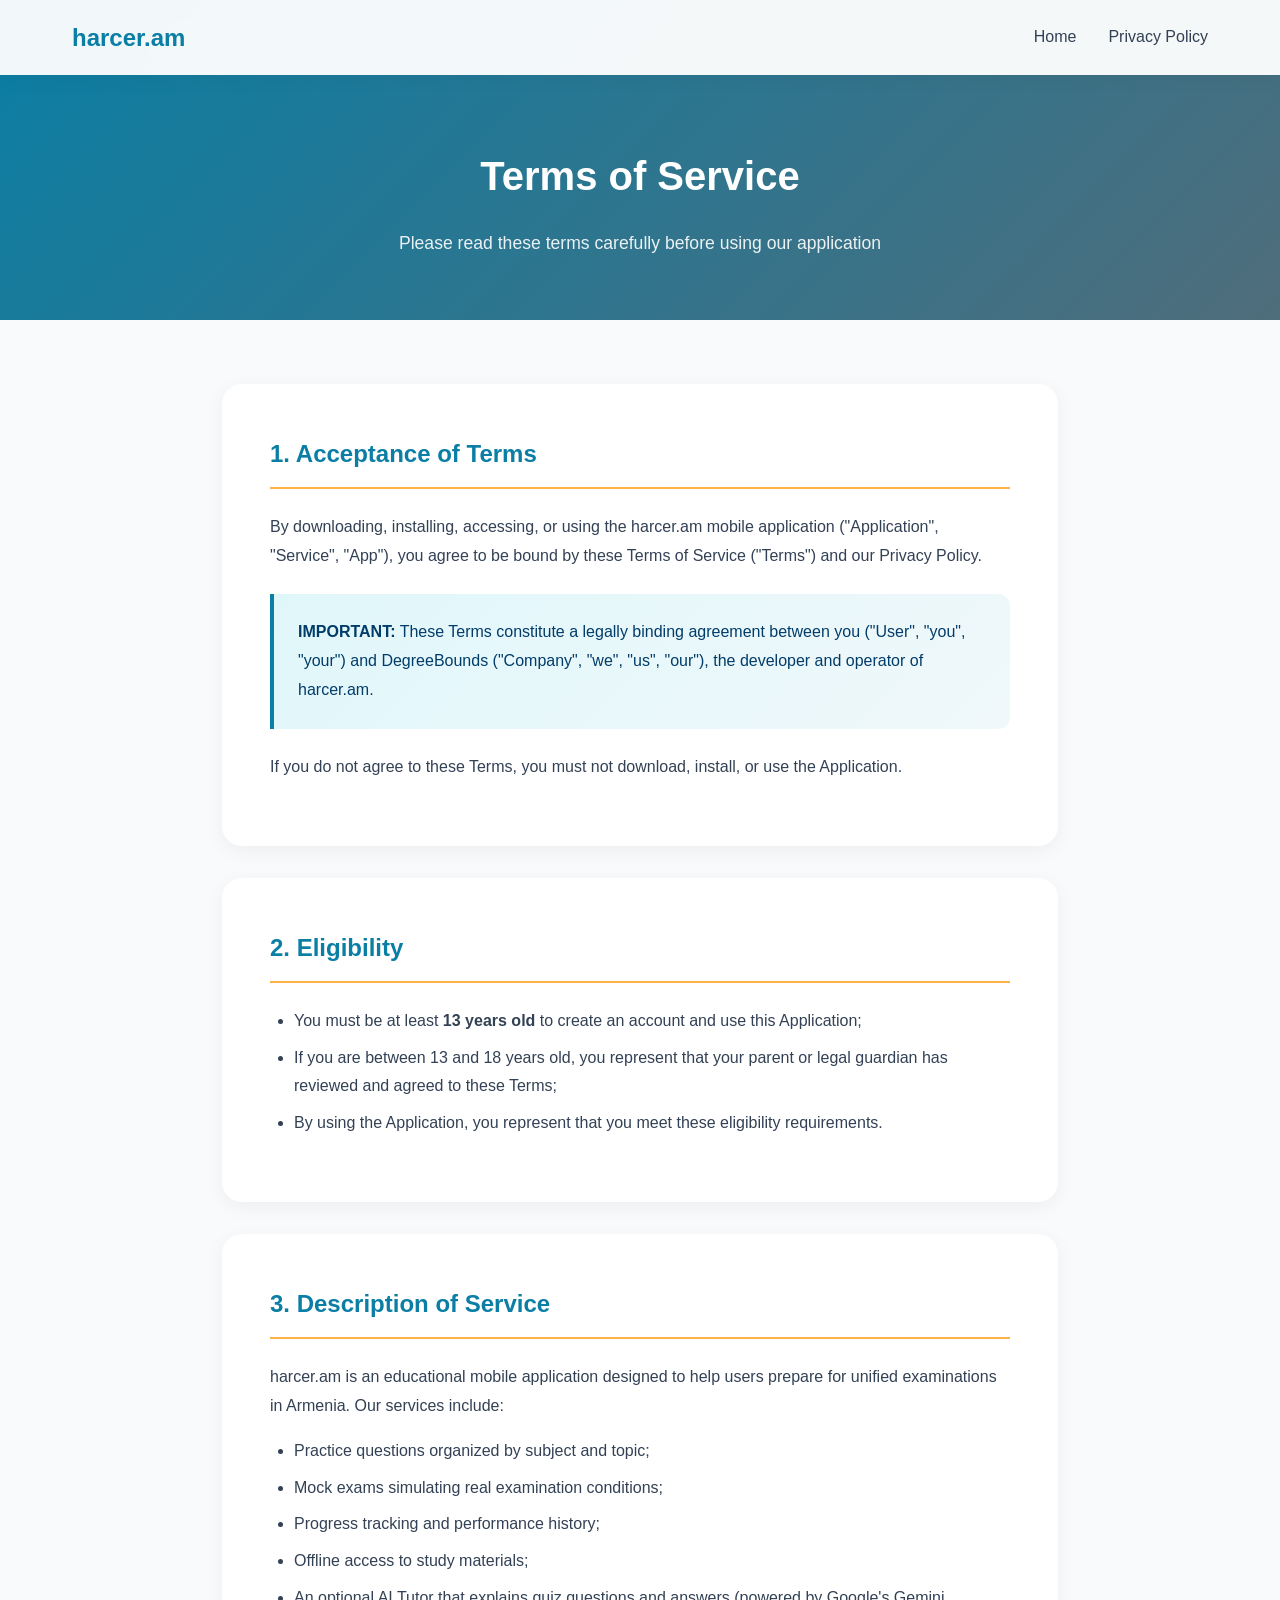
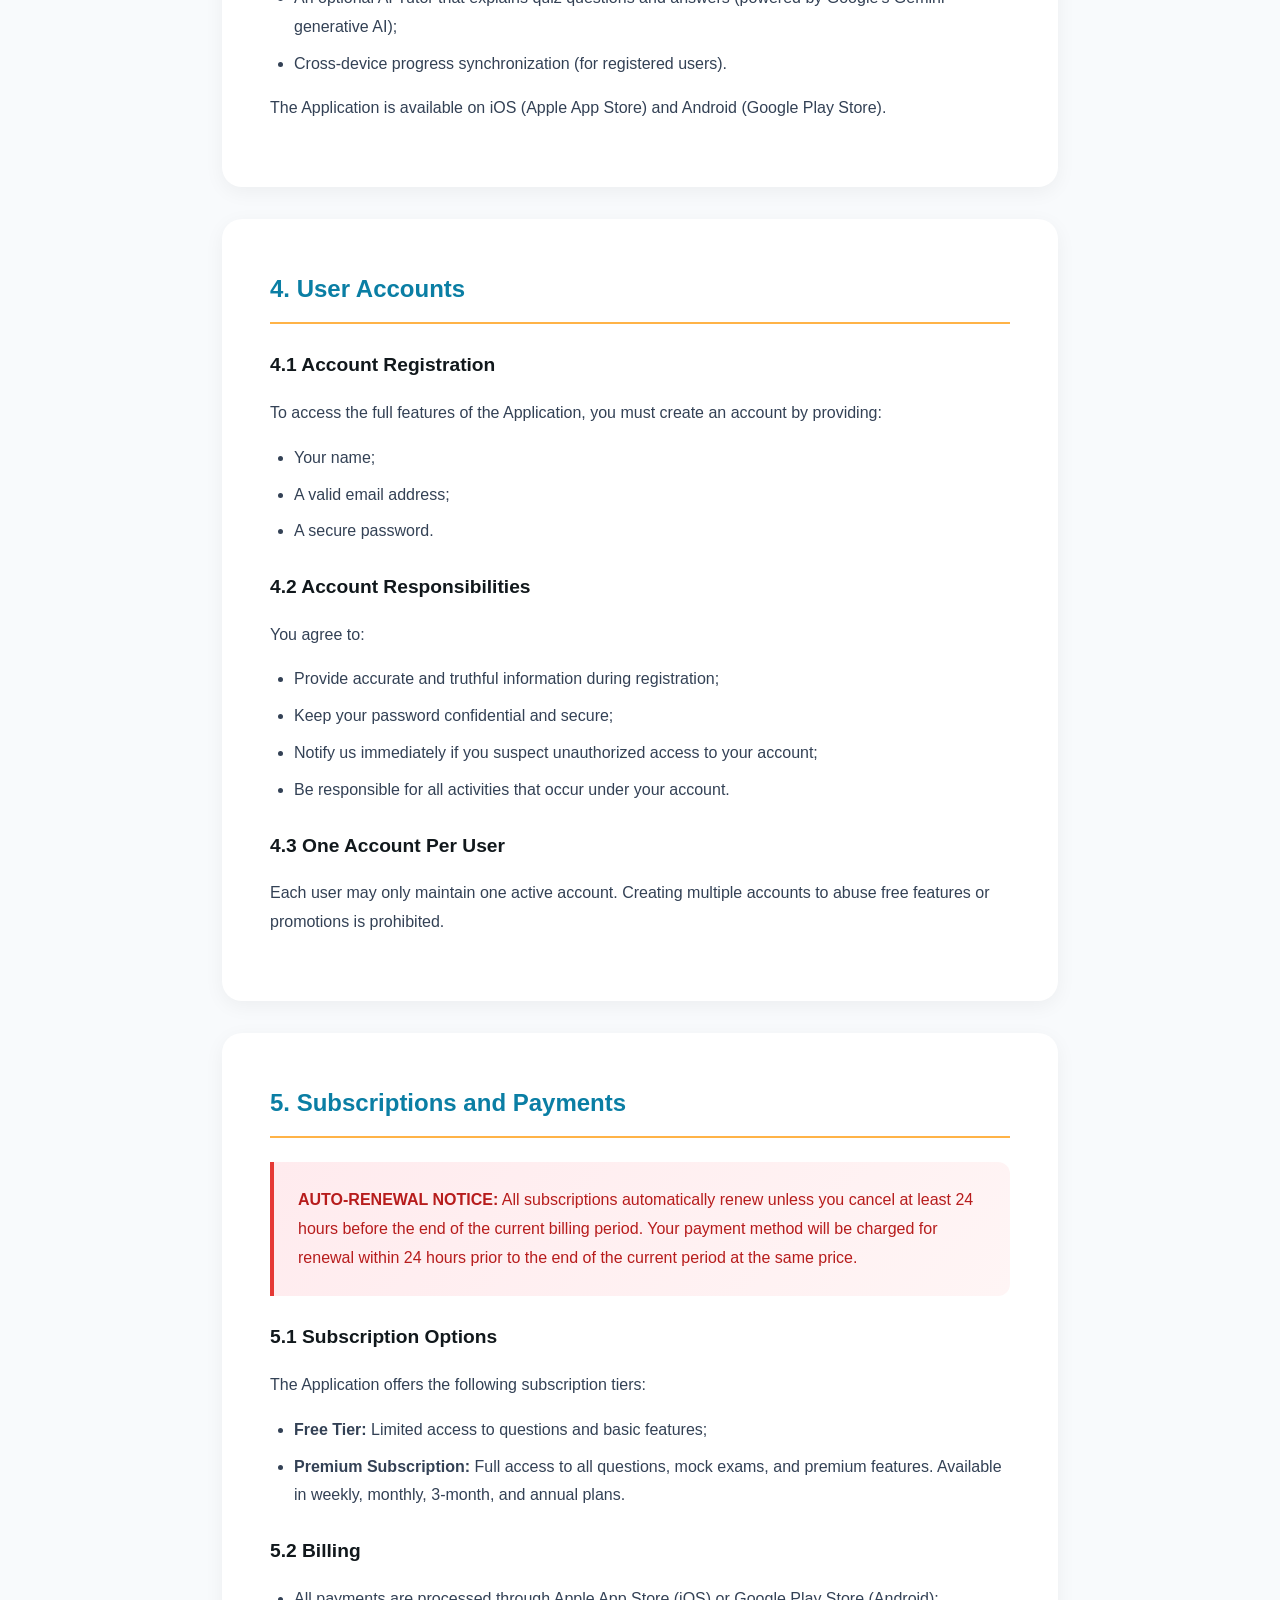
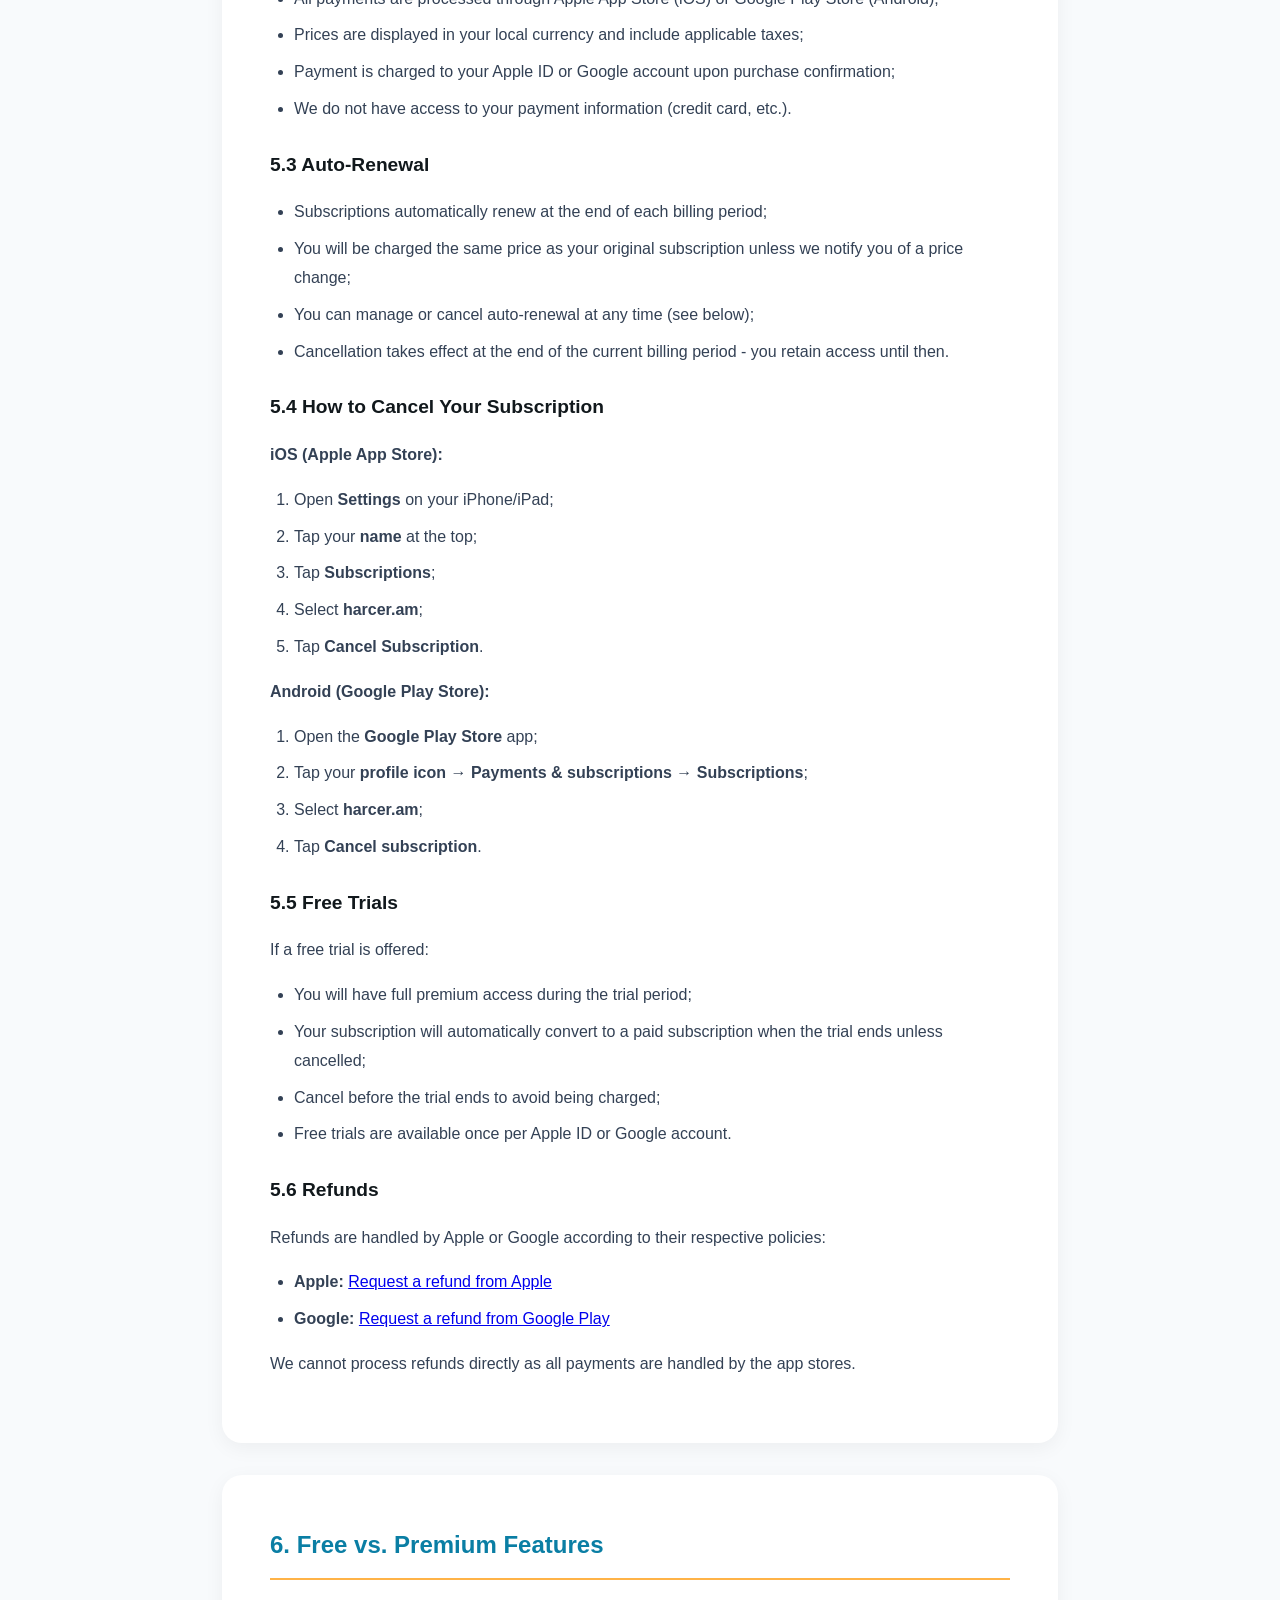
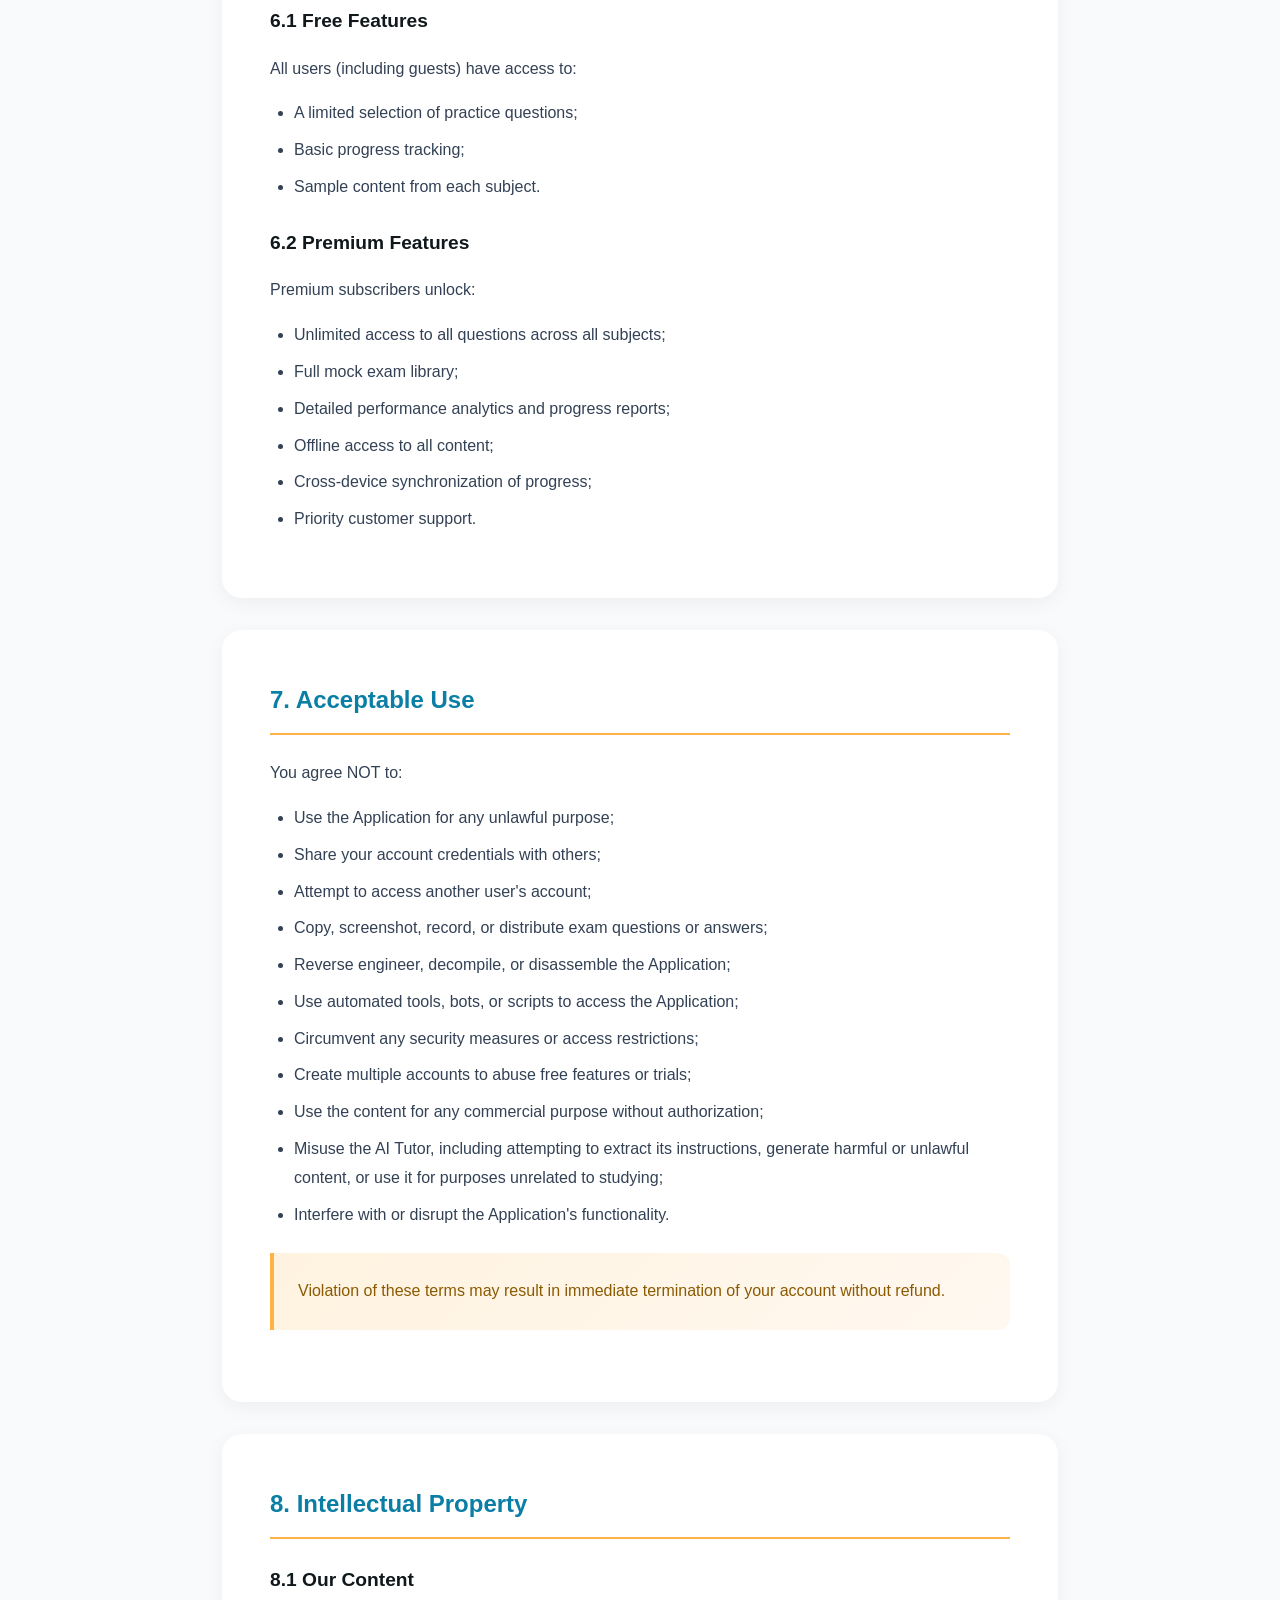
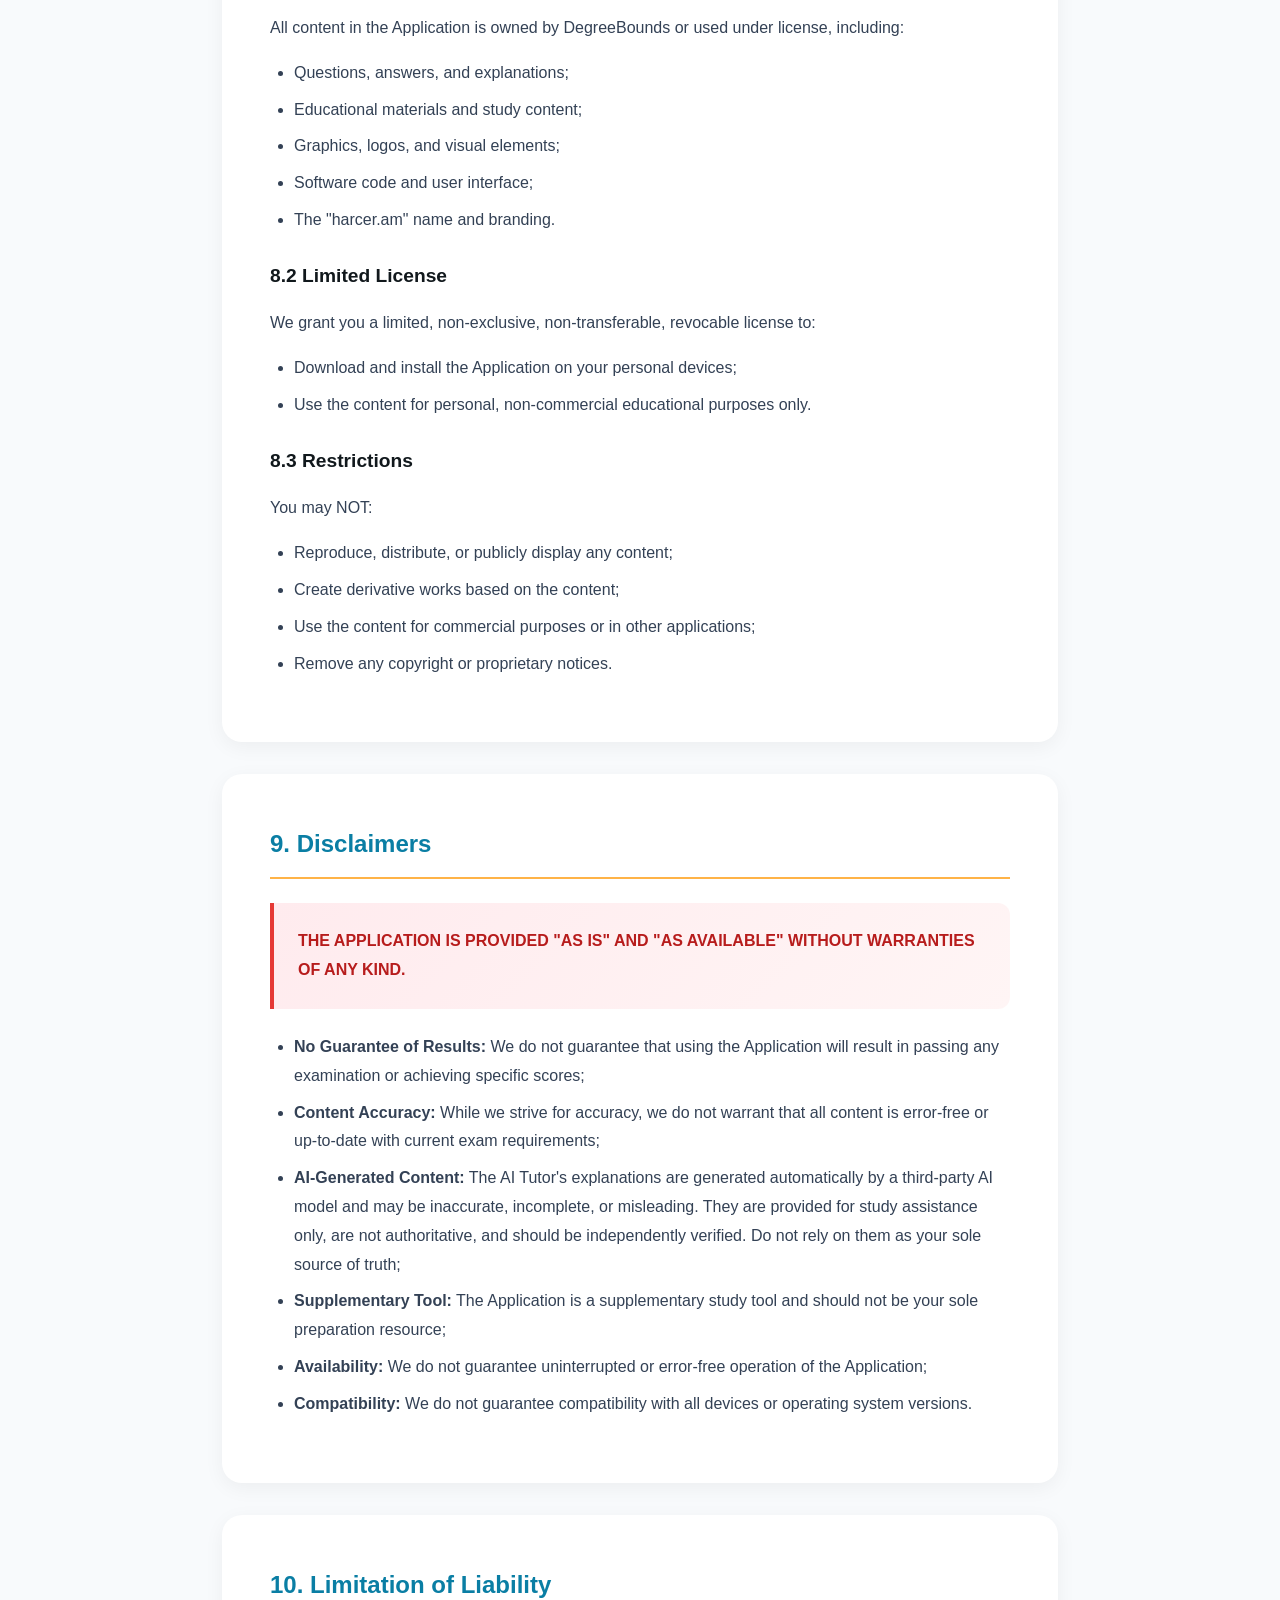
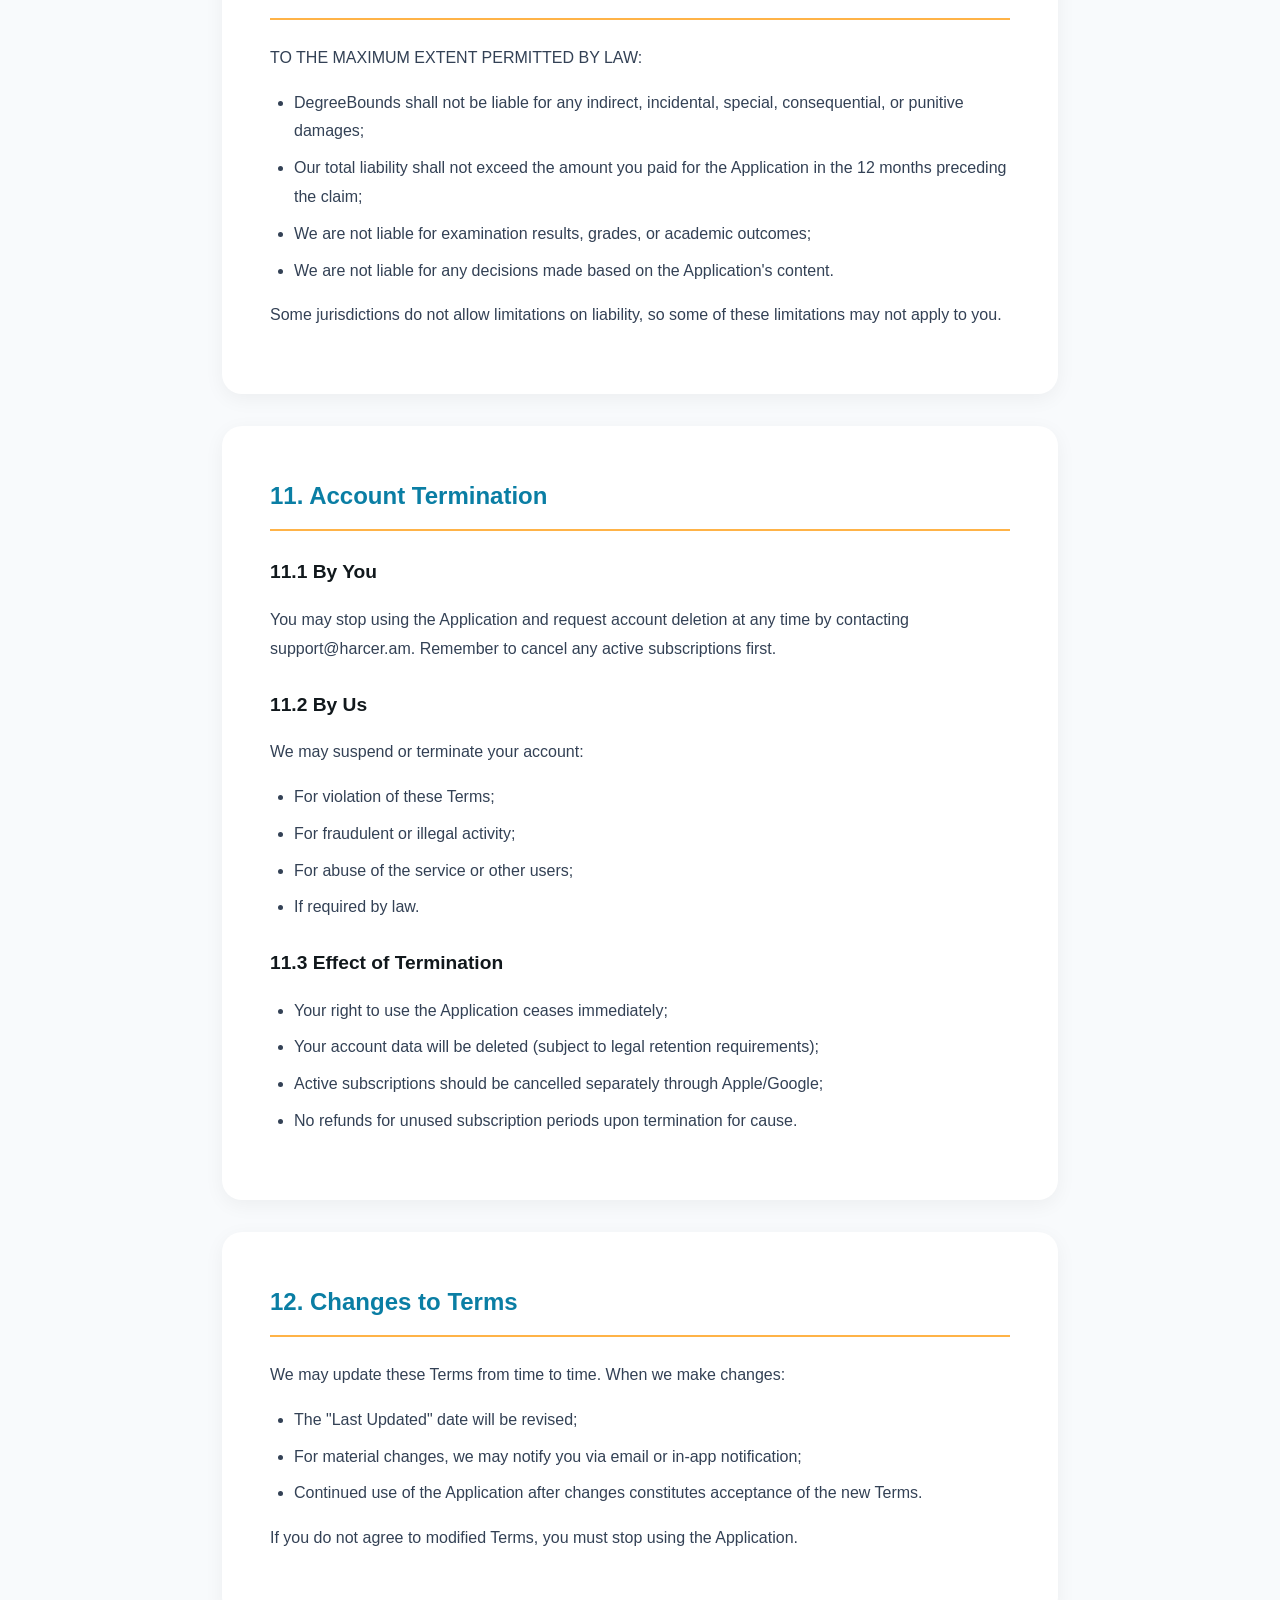
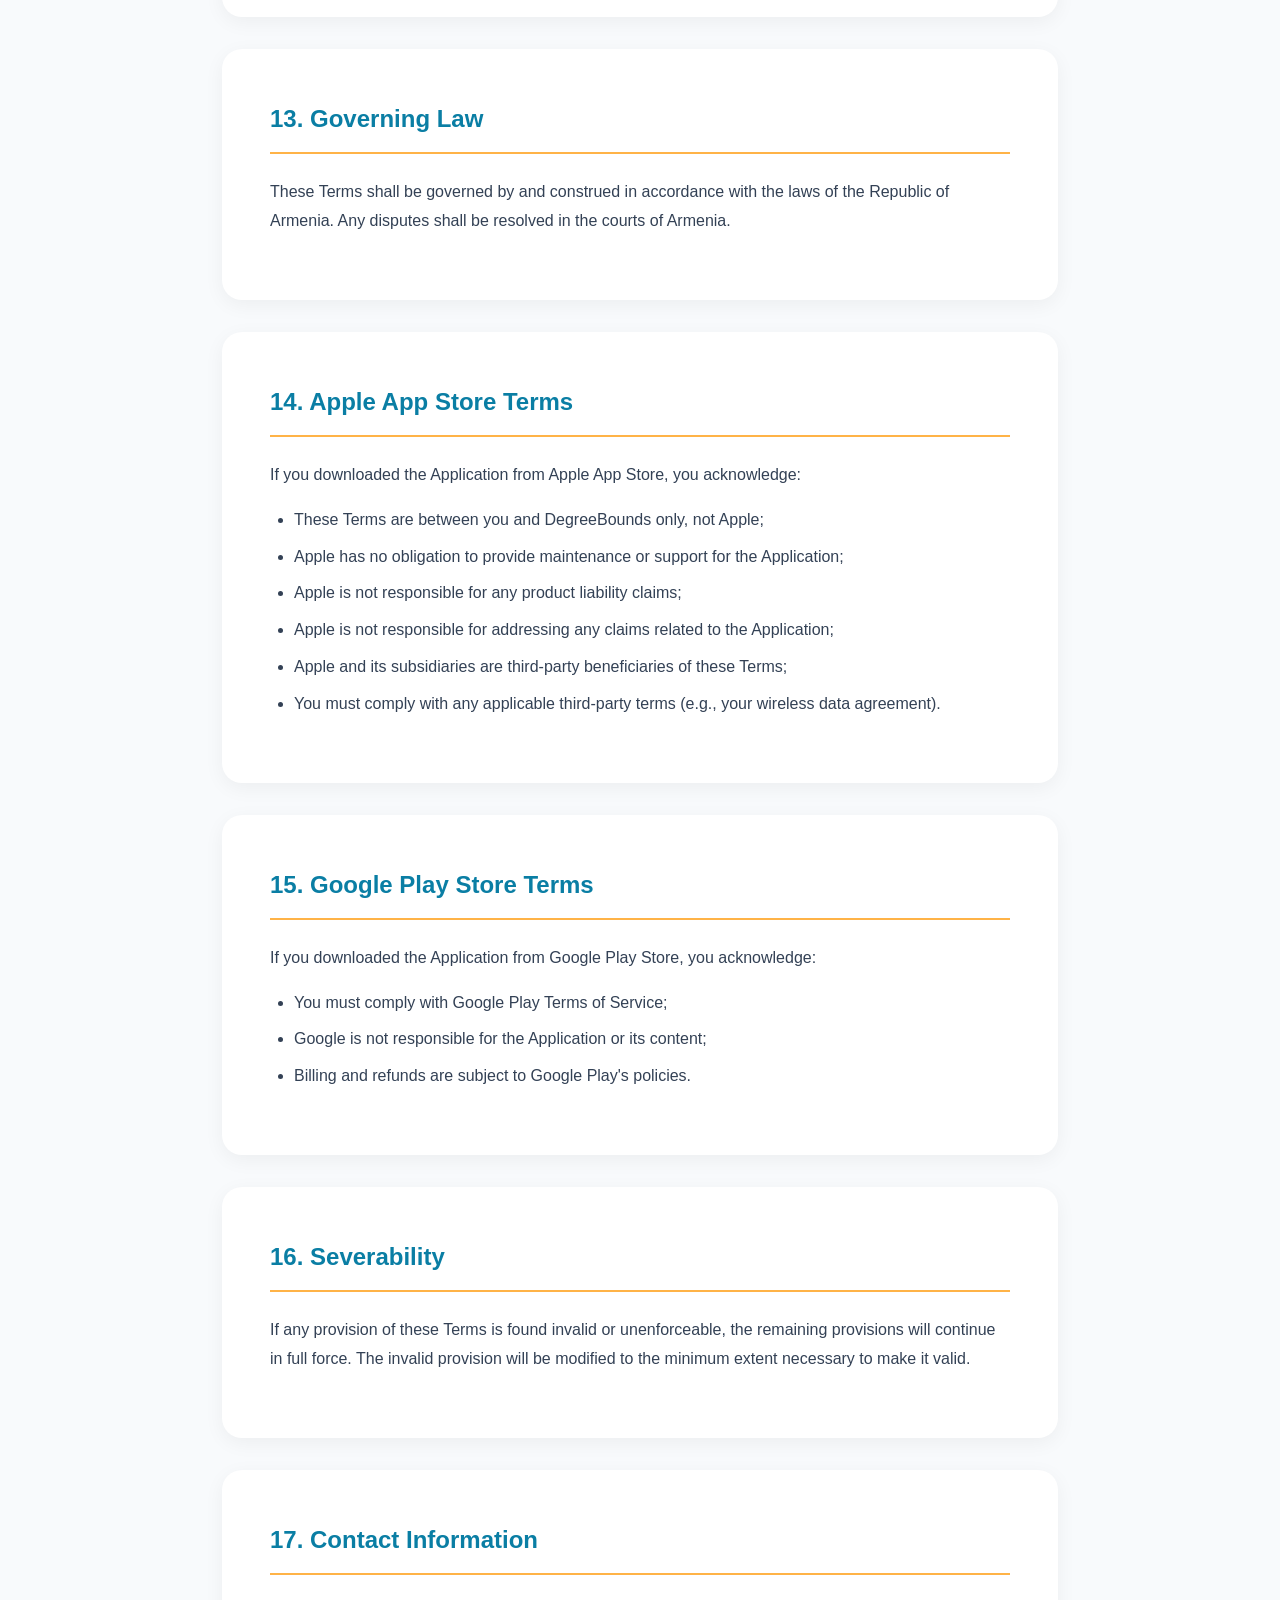
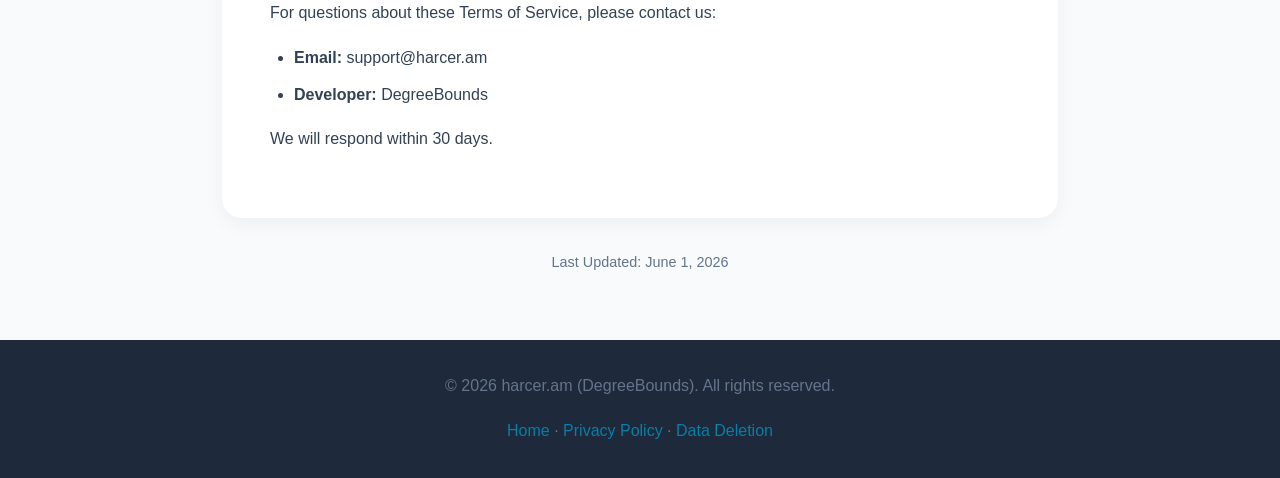
<file: terms-of-service.html>
<!DOCTYPE html>
<html lang="en">
<head>
    <meta charset="UTF-8">
    <meta name="viewport" content="width=device-width, initial-scale=1.0">
    <title>Terms of Service - harcer.am</title>
    <meta name="description" content="harcer.am terms of service - rules and guidelines for using our application">
    
    <style>
        * {
            margin: 0;
            padding: 0;
            box-sizing: border-box;
        }

        :root {
            --primary: #0a7ea4;
            --primary-dark: #023c69;
            --secondary: #4F6D7B;
            --accent: #FFB347;
            --dark: #11181C;
            --dark-light: #1e293b;
            --text: #334155;
            --text-light: #64748b;
            --light: #f8fafc;
            --white: #ffffff;
        }

        body {
            font-family: -apple-system, BlinkMacSystemFont, 'Segoe UI', Roboto, 'Helvetica Neue', Arial, sans-serif;
            line-height: 1.8;
            color: var(--text);
            background: var(--light);
        }

        html {
            scroll-behavior: smooth;
        }

        nav {
            position: fixed;
            width: 100%;
            background: rgba(255, 255, 255, 0.95);
            backdrop-filter: blur(10px);
            box-shadow: 0 2px 20px rgba(0, 0, 0, 0.05);
            z-index: 1000;
        }

        .nav-container {
            max-width: 1200px;
            margin: 0 auto;
            display: flex;
            justify-content: space-between;
            align-items: center;
            padding: 1rem 2rem;
        }

        .logo {
            font-size: 1.5rem;
            font-weight: 800;
            color: var(--primary);
            text-decoration: none;
        }

        .nav-links {
            display: flex;
            gap: 2rem;
            list-style: none;
            align-items: center;
        }

        .nav-links a {
            text-decoration: none;
            color: var(--text);
            font-weight: 500;
            transition: color 0.3s ease;
        }

        .nav-links a:hover {
            color: var(--primary);
        }

        .page-header {
            padding: 140px 2rem 60px;
            background: linear-gradient(135deg, #0a7ea4 0%, #4F6D7B 100%);
            color: white;
            text-align: center;
        }

        .page-header h1 {
            font-size: 2.5rem;
            font-weight: 900;
            margin-bottom: 1rem;
        }

        .page-header p {
            font-size: 1.1rem;
            opacity: 0.9;
        }

        .content-container {
            max-width: 900px;
            margin: 0 auto;
            padding: 4rem 2rem;
        }

        .content-section {
            background: white;
            border-radius: 20px;
            padding: 3rem;
            margin-bottom: 2rem;
            box-shadow: 0 5px 20px rgba(0, 0, 0, 0.05);
        }

        .content-section h2 {
            font-size: 1.5rem;
            color: var(--primary);
            margin-bottom: 1.5rem;
            padding-bottom: 0.75rem;
            border-bottom: 2px solid var(--accent);
        }

        .content-section h3 {
            font-size: 1.2rem;
            color: var(--dark);
            margin: 1.5rem 0 1rem;
        }

        .content-section p {
            margin-bottom: 1rem;
            color: var(--text);
        }

        .content-section ul, .content-section ol {
            margin: 1rem 0 1rem 1.5rem;
            color: var(--text);
        }

        .content-section ul li, .content-section ol li {
            margin-bottom: 0.5rem;
        }

        .highlight-box {
            background: linear-gradient(135deg, #e0f7fa 0%, #f0f8fa 100%);
            border-left: 4px solid var(--primary);
            padding: 1.5rem;
            border-radius: 0 12px 12px 0;
            margin: 1.5rem 0;
        }

        .highlight-box p {
            margin: 0;
            color: var(--primary-dark);
        }

        .warning-box {
            background: linear-gradient(135deg, #fff3e0 0%, #fff8f0 100%);
            border-left: 4px solid var(--accent);
            padding: 1.5rem;
            border-radius: 0 12px 12px 0;
            margin: 1.5rem 0;
        }

        .warning-box p {
            margin: 0;
            color: #8b5a00;
        }

        .danger-box {
            background: linear-gradient(135deg, #ffebee 0%, #fff5f5 100%);
            border-left: 4px solid #e53935;
            padding: 1.5rem;
            border-radius: 0 12px 12px 0;
            margin: 1.5rem 0;
        }

        .danger-box p {
            margin: 0;
            color: #b71c1c;
        }

        .last-updated {
            text-align: center;
            color: var(--text-light);
            font-size: 0.9rem;
            margin-top: 2rem;
        }

        footer {
            background: var(--dark-light);
            color: white;
            padding: 2rem;
            text-align: center;
        }

        footer p {
            color: var(--text-light);
        }

        footer a {
            color: var(--primary);
            text-decoration: none;
        }

        footer a:hover {
            text-decoration: underline;
        }

        @media (max-width: 768px) {
            .nav-links { display: none; }
            .page-header h1 { font-size: 2rem; }
            .content-section { padding: 2rem 1.5rem; }
        }
    </style>
</head>
<body>
    <nav>
        <div class="nav-container">
            <a href="index.html" class="logo">harcer.am</a>
            <ul class="nav-links">
                <li><a href="index.html">Home</a></li>
                <li><a href="privacy-policy.html">Privacy Policy</a></li>
            </ul>
        </div>
    </nav>

    <section class="page-header">
        <h1>Terms of Service</h1>
        <p>Please read these terms carefully before using our application</p>
    </section>

    <div class="content-container">
        <div class="content-section">
            <h2>1. Acceptance of Terms</h2>
            <p>By downloading, installing, accessing, or using the harcer.am mobile application ("Application", "Service", "App"), you agree to be bound by these Terms of Service ("Terms") and our Privacy Policy.</p>
            
            <div class="highlight-box">
                <p><strong>IMPORTANT:</strong> These Terms constitute a legally binding agreement between you ("User", "you", "your") and DegreeBounds ("Company", "we", "us", "our"), the developer and operator of harcer.am.</p>
            </div>

            <p>If you do not agree to these Terms, you must not download, install, or use the Application.</p>
        </div>

        <div class="content-section">
            <h2>2. Eligibility</h2>
            <ul>
                <li>You must be at least <strong>13 years old</strong> to create an account and use this Application;</li>
                <li>If you are between 13 and 18 years old, you represent that your parent or legal guardian has reviewed and agreed to these Terms;</li>
                <li>By using the Application, you represent that you meet these eligibility requirements.</li>
            </ul>
        </div>

        <div class="content-section">
            <h2>3. Description of Service</h2>
            <p>harcer.am is an educational mobile application designed to help users prepare for unified examinations in Armenia. Our services include:</p>
            <ul>
                <li>Practice questions organized by subject and topic;</li>
                <li>Mock exams simulating real examination conditions;</li>
                <li>Progress tracking and performance history;</li>
                <li>Offline access to study materials;</li>
                <li>An optional AI Tutor that explains quiz questions and answers (powered by Google's Gemini generative AI);</li>
                <li>Cross-device progress synchronization (for registered users).</li>
            </ul>
            <p>The Application is available on iOS (Apple App Store) and Android (Google Play Store).</p>
        </div>

        <div class="content-section">
            <h2>4. User Accounts</h2>
            
            <h3>4.1 Account Registration</h3>
            <p>To access the full features of the Application, you must create an account by providing:</p>
            <ul>
                <li>Your name;</li>
                <li>A valid email address;</li>
                <li>A secure password.</li>
            </ul>

            <h3>4.2 Account Responsibilities</h3>
            <p>You agree to:</p>
            <ul>
                <li>Provide accurate and truthful information during registration;</li>
                <li>Keep your password confidential and secure;</li>
                <li>Notify us immediately if you suspect unauthorized access to your account;</li>
                <li>Be responsible for all activities that occur under your account.</li>
            </ul>

            <h3>4.3 One Account Per User</h3>
            <p>Each user may only maintain one active account. Creating multiple accounts to abuse free features or promotions is prohibited.</p>
        </div>

        <div class="content-section">
            <h2>5. Subscriptions and Payments</h2>
            
            <div class="danger-box">
                <p><strong>AUTO-RENEWAL NOTICE:</strong> All subscriptions automatically renew unless you cancel at least 24 hours before the end of the current billing period. Your payment method will be charged for renewal within 24 hours prior to the end of the current period at the same price.</p>
            </div>

            <h3>5.1 Subscription Options</h3>
            <p>The Application offers the following subscription tiers:</p>
            <ul>
                <li><strong>Free Tier:</strong> Limited access to questions and basic features;</li>
                <li><strong>Premium Subscription:</strong> Full access to all questions, mock exams, and premium features. Available in weekly, monthly, 3-month, and annual plans.</li>
            </ul>

            <h3>5.2 Billing</h3>
            <ul>
                <li>All payments are processed through Apple App Store (iOS) or Google Play Store (Android);</li>
                <li>Prices are displayed in your local currency and include applicable taxes;</li>
                <li>Payment is charged to your Apple ID or Google account upon purchase confirmation;</li>
                <li>We do not have access to your payment information (credit card, etc.).</li>
            </ul>

            <h3>5.3 Auto-Renewal</h3>
            <ul>
                <li>Subscriptions automatically renew at the end of each billing period;</li>
                <li>You will be charged the same price as your original subscription unless we notify you of a price change;</li>
                <li>You can manage or cancel auto-renewal at any time (see below);</li>
                <li>Cancellation takes effect at the end of the current billing period - you retain access until then.</li>
            </ul>

            <h3>5.4 How to Cancel Your Subscription</h3>
            <p><strong>iOS (Apple App Store):</strong></p>
            <ol>
                <li>Open <strong>Settings</strong> on your iPhone/iPad;</li>
                <li>Tap your <strong>name</strong> at the top;</li>
                <li>Tap <strong>Subscriptions</strong>;</li>
                <li>Select <strong>harcer.am</strong>;</li>
                <li>Tap <strong>Cancel Subscription</strong>.</li>
            </ol>
            <p><strong>Android (Google Play Store):</strong></p>
            <ol>
                <li>Open the <strong>Google Play Store</strong> app;</li>
                <li>Tap your <strong>profile icon</strong> → <strong>Payments & subscriptions</strong> → <strong>Subscriptions</strong>;</li>
                <li>Select <strong>harcer.am</strong>;</li>
                <li>Tap <strong>Cancel subscription</strong>.</li>
            </ol>

            <h3>5.5 Free Trials</h3>
            <p>If a free trial is offered:</p>
            <ul>
                <li>You will have full premium access during the trial period;</li>
                <li>Your subscription will automatically convert to a paid subscription when the trial ends unless cancelled;</li>
                <li>Cancel before the trial ends to avoid being charged;</li>
                <li>Free trials are available once per Apple ID or Google account.</li>
            </ul>

            <h3>5.6 Refunds</h3>
            <p>Refunds are handled by Apple or Google according to their respective policies:</p>
            <ul>
                <li><strong>Apple:</strong> <a href="https://support.apple.com/en-us/HT204084" target="_blank" rel="noopener">Request a refund from Apple</a></li>
                <li><strong>Google:</strong> <a href="https://support.google.com/googleplay/answer/2479637" target="_blank" rel="noopener">Request a refund from Google Play</a></li>
            </ul>
            <p>We cannot process refunds directly as all payments are handled by the app stores.</p>
        </div>

        <div class="content-section">
            <h2>6. Free vs. Premium Features</h2>
            
            <h3>6.1 Free Features</h3>
            <p>All users (including guests) have access to:</p>
            <ul>
                <li>A limited selection of practice questions;</li>
                <li>Basic progress tracking;</li>
                <li>Sample content from each subject.</li>
            </ul>

            <h3>6.2 Premium Features</h3>
            <p>Premium subscribers unlock:</p>
            <ul>
                <li>Unlimited access to all questions across all subjects;</li>
                <li>Full mock exam library;</li>
                <li>Detailed performance analytics and progress reports;</li>
                <li>Offline access to all content;</li>
                <li>Cross-device synchronization of progress;</li>
                <li>Priority customer support.</li>
            </ul>
        </div>

        <div class="content-section">
            <h2>7. Acceptable Use</h2>
            <p>You agree NOT to:</p>
            <ul>
                <li>Use the Application for any unlawful purpose;</li>
                <li>Share your account credentials with others;</li>
                <li>Attempt to access another user's account;</li>
                <li>Copy, screenshot, record, or distribute exam questions or answers;</li>
                <li>Reverse engineer, decompile, or disassemble the Application;</li>
                <li>Use automated tools, bots, or scripts to access the Application;</li>
                <li>Circumvent any security measures or access restrictions;</li>
                <li>Create multiple accounts to abuse free features or trials;</li>
                <li>Use the content for any commercial purpose without authorization;</li>
                <li>Misuse the AI Tutor, including attempting to extract its instructions, generate harmful or unlawful content, or use it for purposes unrelated to studying;</li>
                <li>Interfere with or disrupt the Application's functionality.</li>
            </ul>

            <div class="warning-box">
                <p>Violation of these terms may result in immediate termination of your account without refund.</p>
            </div>
        </div>

        <div class="content-section">
            <h2>8. Intellectual Property</h2>
            
            <h3>8.1 Our Content</h3>
            <p>All content in the Application is owned by DegreeBounds or used under license, including:</p>
            <ul>
                <li>Questions, answers, and explanations;</li>
                <li>Educational materials and study content;</li>
                <li>Graphics, logos, and visual elements;</li>
                <li>Software code and user interface;</li>
                <li>The "harcer.am" name and branding.</li>
            </ul>

            <h3>8.2 Limited License</h3>
            <p>We grant you a limited, non-exclusive, non-transferable, revocable license to:</p>
            <ul>
                <li>Download and install the Application on your personal devices;</li>
                <li>Use the content for personal, non-commercial educational purposes only.</li>
            </ul>

            <h3>8.3 Restrictions</h3>
            <p>You may NOT:</p>
            <ul>
                <li>Reproduce, distribute, or publicly display any content;</li>
                <li>Create derivative works based on the content;</li>
                <li>Use the content for commercial purposes or in other applications;</li>
                <li>Remove any copyright or proprietary notices.</li>
            </ul>
        </div>

        <div class="content-section">
            <h2>9. Disclaimers</h2>
            
            <div class="danger-box">
                <p><strong>THE APPLICATION IS PROVIDED "AS IS" AND "AS AVAILABLE" WITHOUT WARRANTIES OF ANY KIND.</strong></p>
            </div>

            <ul>
                <li><strong>No Guarantee of Results:</strong> We do not guarantee that using the Application will result in passing any examination or achieving specific scores;</li>
                <li><strong>Content Accuracy:</strong> While we strive for accuracy, we do not warrant that all content is error-free or up-to-date with current exam requirements;</li>
                <li><strong>AI-Generated Content:</strong> The AI Tutor's explanations are generated automatically by a third-party AI model and may be inaccurate, incomplete, or misleading. They are provided for study assistance only, are not authoritative, and should be independently verified. Do not rely on them as your sole source of truth;</li>
                <li><strong>Supplementary Tool:</strong> The Application is a supplementary study tool and should not be your sole preparation resource;</li>
                <li><strong>Availability:</strong> We do not guarantee uninterrupted or error-free operation of the Application;</li>
                <li><strong>Compatibility:</strong> We do not guarantee compatibility with all devices or operating system versions.</li>
            </ul>
        </div>

        <div class="content-section">
            <h2>10. Limitation of Liability</h2>
            <p>TO THE MAXIMUM EXTENT PERMITTED BY LAW:</p>
            <ul>
                <li>DegreeBounds shall not be liable for any indirect, incidental, special, consequential, or punitive damages;</li>
                <li>Our total liability shall not exceed the amount you paid for the Application in the 12 months preceding the claim;</li>
                <li>We are not liable for examination results, grades, or academic outcomes;</li>
                <li>We are not liable for any decisions made based on the Application's content.</li>
            </ul>
            <p>Some jurisdictions do not allow limitations on liability, so some of these limitations may not apply to you.</p>
        </div>

        <div class="content-section">
            <h2>11. Account Termination</h2>
            
            <h3>11.1 By You</h3>
            <p>You may stop using the Application and request account deletion at any time by contacting support@harcer.am. Remember to cancel any active subscriptions first.</p>

            <h3>11.2 By Us</h3>
            <p>We may suspend or terminate your account:</p>
            <ul>
                <li>For violation of these Terms;</li>
                <li>For fraudulent or illegal activity;</li>
                <li>For abuse of the service or other users;</li>
                <li>If required by law.</li>
            </ul>

            <h3>11.3 Effect of Termination</h3>
            <ul>
                <li>Your right to use the Application ceases immediately;</li>
                <li>Your account data will be deleted (subject to legal retention requirements);</li>
                <li>Active subscriptions should be cancelled separately through Apple/Google;</li>
                <li>No refunds for unused subscription periods upon termination for cause.</li>
            </ul>
        </div>

        <div class="content-section">
            <h2>12. Changes to Terms</h2>
            <p>We may update these Terms from time to time. When we make changes:</p>
            <ul>
                <li>The "Last Updated" date will be revised;</li>
                <li>For material changes, we may notify you via email or in-app notification;</li>
                <li>Continued use of the Application after changes constitutes acceptance of the new Terms.</li>
            </ul>
            <p>If you do not agree to modified Terms, you must stop using the Application.</p>
        </div>

        <div class="content-section">
            <h2>13. Governing Law</h2>
            <p>These Terms shall be governed by and construed in accordance with the laws of the Republic of Armenia. Any disputes shall be resolved in the courts of Armenia.</p>
        </div>

        <div class="content-section">
            <h2>14. Apple App Store Terms</h2>
            <p>If you downloaded the Application from Apple App Store, you acknowledge:</p>
            <ul>
                <li>These Terms are between you and DegreeBounds only, not Apple;</li>
                <li>Apple has no obligation to provide maintenance or support for the Application;</li>
                <li>Apple is not responsible for any product liability claims;</li>
                <li>Apple is not responsible for addressing any claims related to the Application;</li>
                <li>Apple and its subsidiaries are third-party beneficiaries of these Terms;</li>
                <li>You must comply with any applicable third-party terms (e.g., your wireless data agreement).</li>
            </ul>
        </div>

        <div class="content-section">
            <h2>15. Google Play Store Terms</h2>
            <p>If you downloaded the Application from Google Play Store, you acknowledge:</p>
            <ul>
                <li>You must comply with Google Play Terms of Service;</li>
                <li>Google is not responsible for the Application or its content;</li>
                <li>Billing and refunds are subject to Google Play's policies.</li>
            </ul>
        </div>

        <div class="content-section">
            <h2>16. Severability</h2>
            <p>If any provision of these Terms is found invalid or unenforceable, the remaining provisions will continue in full force. The invalid provision will be modified to the minimum extent necessary to make it valid.</p>
        </div>

        <div class="content-section">
            <h2>17. Contact Information</h2>
            <p>For questions about these Terms of Service, please contact us:</p>
            <ul>
                <li><strong>Email:</strong> support@harcer.am</li>
                <li><strong>Developer:</strong> DegreeBounds</li>
            </ul>
            <p>We will respond within 30 days.</p>
        </div>

        <p class="last-updated">Last Updated: June 1, 2026</p>
    </div>

    <footer>
        <p>&copy; 2026 harcer.am (DegreeBounds). All rights reserved.</p>
        <p style="margin-top: 1rem;">
            <a href="index.html">Home</a> · 
            <a href="privacy-policy.html">Privacy Policy</a> ·
            <a href="data-deletion.html">Data Deletion</a>
        </p>
    </footer>
</body>
</html>
</file>
<file: site/kit.css>
/* Harcer screen kit — clean, correct re-creations of the real app screens for reels.
   One screen = .scr, 402×874 CSS px = iPhone 17 Pro points (footage is 3× this).
   Values come from constants/theme.ts and the screen files; see README.md here. */
@font-face { font-family: Ionicons; src: url(ionicons.woff2) format('woff2'); font-display: block; }
:root {
  --primary:#4F6D7B; --primaryDark:#3E5966; --primarySoft:#EAF0F2; --accent:#FFB347; --gold:#FEB100; --amber:#FFB216;
  --bg:#F8FAFC; --surface:#FFFFFF; --surfaceAlt:#F1F5F9; --border:#E2E8F0; --borderStrong:#CBD5E1;
  --text:#1A202C; --muted:#64748B; --faint:#94A3B8;
  --ok:#10B981; --okSoft:#F0FDF4; --okInk:#065F46; --qOk:#4CAF50;
  --no:#EF4444; --noSoft:#FEF2F2; --noInk:#991B1B;
  --warn:#F59E0B; --warnSoft:#FFFBEB; --warnInk:#B45309;
  --sel:#2196F3; --selSoft:#EBF8FF; --btn:#FFC107;
  --violet:#7C3AED; --violetSoft:#F3EEFF; --blue:#3182CE; --orange:#E8833A;
}
.scr { position:relative; width:402px; height:874px; overflow:hidden; background:var(--bg); color:var(--text);
  font-family:-apple-system,"SF Pro Text","SF Armenian",system-ui,sans-serif; -webkit-font-smoothing:antialiased; font-size:15px; line-height:1.3; }
.scr * { box-sizing:border-box; }
.io { font-family:Ionicons; font-style:normal; font-weight:normal; line-height:1; display:inline-block; }
.m { font-style:italic; }
.f .m { font-family:"Times New Roman","STIX Two Math",serif; font-size:1.08em; }
.row { display:flex; align-items:center; }

/* status bar + home indicator */
.sb { position:absolute; left:0; right:0; top:0; height:54px; z-index:50; display:flex; align-items:center; justify-content:space-between; padding:6px 30px 0 52px; font-size:17px; font-weight:600; letter-spacing:-.2px; }
.sb.dark { color:#fff; } .sb.light { color:#000; }
.sb .isl { position:absolute; left:50%; top:11px; width:124px; height:36px; margin-left:-62px; background:#000; border-radius:20px; }
.sb .ic { display:flex; align-items:center; gap:6px; }
.hi { position:absolute; left:50%; bottom:8px; width:140px; margin-left:-70px; height:5px; border-radius:3px; background:#000; z-index:50; }
.hi.dark { background:#fff; }

/* slate header (home, progress, words) */
.hdr { position:absolute; left:0; right:0; top:0; background:var(--primary); color:#fff; }
.sheet { position:absolute; left:0; right:0; bottom:0; background:var(--bg); border-radius:25px 25px 0 0; }

/* tab bar */
.tabs { position:absolute; left:0; right:0; bottom:0; height:88px; background:#fff; border-top:1px solid #EDF1F5; display:flex; padding:7px 4px 0; z-index:20; }
.tabs .t { flex:1; display:flex; flex-direction:column; align-items:center; gap:4px; color:#A3AFBD; font-size:10.5px; font-weight:600; }
.tabs .t.on { color:var(--primary); }

/* cards and lists */
.card { background:#fff; border-radius:14px; }
.feat { display:flex; align-items:center; gap:12px; background:#fff; border-radius:14px; padding:10px 12px; height:50px; box-shadow:0 1px 3px rgba(15,23,42,.05); }
.feat .d { width:32px; height:32px; border-radius:16px; background:var(--primarySoft); display:flex; align-items:center; justify-content:center; color:var(--primary); }
.feat .n { flex:1; font-size:14px; font-weight:600; }
.cnt { font-size:12px; font-weight:800; padding:2px 8px; border-radius:10px; }
.cnt.red { background:var(--noSoft); color:var(--noInk); } .cnt.amb { background:var(--warnSoft); color:var(--warnInk); } .cnt.grn { background:var(--okSoft); color:var(--okInk); }

/* books: values from app/(tabs)/MainPage.tsx (BOOK_W 100, BOOK_H 148, PAGE_EDGE 7, PAGE_INSET 3, COVER_RADIUS 7) */
.book { position:relative; width:100px; height:148px; flex:none; }
.book .ftsh { position:absolute; left:-12px; bottom:-10px; width:124px; height:14px; background:radial-gradient(closest-side,rgba(0,0,0,.34),rgba(0,0,0,0)); }
.book .pg { position:absolute; left:6px; top:3px; width:93.5px; height:142px; border-radius:0 7px 7px 0; background:linear-gradient(to bottom right,#EFE7D3,#F7F1E2); border:.8px solid #C9BC9C; box-shadow:2px 3px 8px rgba(15,23,42,.14); }
.book .ln { position:absolute; top:7px; height:134px; width:.7px; background:#B9AA84; }
.book .cv { position:absolute; left:0; top:0; width:93px; height:148px; border-radius:3px 7px 7px 3px; overflow:hidden; color:#F3EAD3; }
.book .sp { position:absolute; left:0; top:0; bottom:0; width:7px; background:rgba(0,0,0,.22); }
.book .hg { position:absolute; left:7px; top:0; bottom:0; width:1px; background:rgba(255,255,255,.16); }
.book .fr { position:absolute; left:13px; right:6px; top:6px; bottom:6px; border:1px solid rgba(243,234,211,.35); border-radius:2px; }
.book .bd { position:absolute; left:7px; right:0; top:0; bottom:0; padding:12px 8px 10px; display:flex; flex-direction:column; align-items:center; justify-content:space-between; }
.book .ser { max-width:100%; font-size:9px; line-height:11px; font-weight:700; letter-spacing:1px; text-transform:uppercase; color:rgba(243,234,211,.8); text-align:center; overflow:hidden; white-space:nowrap; text-overflow:ellipsis; }
.book .lb { display:flex; flex-direction:column; align-items:center; }
.book .ey { font-size:8px; line-height:10px; font-weight:700; letter-spacing:2px; color:rgba(243,234,211,.78); margin-bottom:1px; }
.book .rn { font-size:28px; line-height:32px; font-weight:800; letter-spacing:1px; }
.book .ft { height:20px; display:flex; align-items:center; justify-content:center; }
.book .pill { display:flex; align-items:center; gap:2px; padding:2px 5px 2px 8px; border-radius:999px; border:1px solid rgba(243,234,211,.6); background:rgba(255,255,255,.08); font-size:9px; line-height:13px; font-weight:700; letter-spacing:.4px; white-space:nowrap; }
.book .pill.gold { padding:3px 5px 3px 8px; border:none; background:var(--gold); color:#2A2A2A; font-size:8px; line-height:11px; font-weight:800; letter-spacing:.8px; }
.book .bt { position:absolute; top:5px; left:11px; width:16px; height:16px; border-radius:8px; background:rgba(0,0,0,.25); display:flex; align-items:center; justify-content:center; }
/* the shelf in three faces: top 12, lip 1, front 12, underside 1, the shadow it casts 18 */
.shelf { position:absolute; left:0; right:0; height:44px; }
.shelf .top { height:12px; background:linear-gradient(180deg,#DDD8CE,#F6F3EC); }
.shelf .lip { height:1px; background:#fff; }
.shelf .fr { height:12px; background:linear-gradient(180deg,#D3CCBE,#B3AA99); }
.shelf .un { height:1px; background:#8E8676; }
.shelf .cast { height:18px; background:linear-gradient(180deg,rgba(0,0,0,.26),rgba(0,0,0,0)); }

/* reader toolbar (quiz screens) */
.tb { position:absolute; left:16px; right:16px; top:64px; height:42px; display:flex; gap:8px; }
.tb .bar { flex:1; border:1px solid var(--border); border-radius:12px; background:#fff; display:flex; align-items:center; padding:0 6px; }
.tb .b36 { width:36px; height:36px; display:flex; align-items:center; justify-content:center; color:var(--text); }
.tb .pin { border:1px solid var(--border); border-radius:12px; background:#fff; display:flex; align-items:center; gap:6px; padding:0 12px; font-size:12px; font-weight:700; }
.tb .pin.on { background:var(--btn); border-color:var(--btn); color:#fff; }

/* math */
.paper { position:absolute; left:0; right:0; background-color:#FCFCFA;
  background-image:linear-gradient(rgba(185,207,200,.42) 1.5px,transparent 1.5px),linear-gradient(90deg,rgba(185,207,200,.42) 1.5px,transparent 1.5px),
    linear-gradient(rgba(185,207,200,.28) 1px,transparent 1px),linear-gradient(90deg,rgba(185,207,200,.28) 1px,transparent 1px);
  background-size:120px 120px,120px 120px,24px 24px,24px 24px; }
.seg { flex:1; height:38px; border-radius:10px; border:1px solid var(--border); background:#fff; display:flex; align-items:center; justify-content:center; font-size:15px; font-weight:700; color:var(--muted); position:relative; }
.seg.cur { border:2px solid var(--btn); color:var(--text); }
.seg.cur::after { content:""; position:absolute; bottom:-9px; left:50%; width:30px; margin-left:-15px; height:3px; border-radius:2px; background:var(--btn); }
.seg.ok { background:var(--okSoft); border-color:#BBE5CF; color:var(--okInk); } .seg.no { background:var(--noSoft); border-color:#F6C9C9; color:var(--noInk); }
.qcard { background:#fff; border-radius:14px; padding:16px 16px; box-shadow:0 2px 10px rgba(15,23,42,.08); }
.ch { display:flex; align-items:center; gap:12px; background:#fff; border:1px solid #E5E7EB; border-radius:12px; padding:9px 10px; min-height:46px; font-size:16px; }
.ch .c { width:28px; height:28px; border-radius:14px; background:#F8FAFC; display:flex; align-items:center; justify-content:center; font-size:14px; font-weight:700; color:var(--muted); flex:none; }
.ch.sel { border:1.5px solid var(--sel); background:var(--selSoft); color:var(--sel); } .ch.sel .c { background:var(--sel); color:#fff; }
.ch.ok { border:1.5px solid var(--qOk); background:var(--okSoft); color:var(--qOk); font-weight:600; } .ch.ok .c { background:var(--qOk); color:#fff; }
.ch.no { border:1.5px solid var(--no); background:var(--noSoft); color:var(--no); font-weight:600; } .ch.no .c { background:var(--no); color:#fff; }
.xpill { height:44px; border-radius:22px; background:var(--warnSoft); border:1.5px solid var(--warn); color:var(--warnInk); display:inline-flex; align-items:center; gap:8px; padding:0 18px; font-size:14px; font-weight:700; }
.dock { position:absolute; left:0; right:0; bottom:0; height:108px; background:#fff; border-top:1px solid var(--border); padding:12px 16px 0; display:flex; gap:12px; align-items:flex-start; z-index:10; }
.circ { width:44px; height:44px; border-radius:22px; border:1px solid var(--border); background:#fff; display:flex; align-items:center; justify-content:center; flex:none; }
.ai { width:44px; height:44px; border-radius:22px; background:linear-gradient(135deg,var(--primary),var(--primaryDark)); display:flex; align-items:center; justify-content:center; color:#fff; flex:none; box-shadow:0 3px 8px rgba(62,89,102,.35); }
.prim { flex:1; height:48px; border-radius:24px; background:var(--btn); color:#fff; font-size:15px; font-weight:800; display:flex; align-items:center; justify-content:center; gap:6px; }
.prim.ghost { background:transparent; border:1.5px solid var(--btn); color:var(--warnInk); }

/* text-subject quiz (v_snippet) */
.ans { border:2px solid var(--border); border-radius:18px; background:#fff; display:flex; align-items:center; padding:13px 14px; font-size:14px; line-height:20px; }
.ans .c { width:30px; height:30px; border-radius:15px; border:1.5px solid var(--border); display:flex; align-items:center; justify-content:center; font-size:13px; font-weight:700; color:var(--muted); margin-right:12px; flex:none; }
.ans.ok { border-color:var(--qOk); background:var(--okSoft); color:var(--qOk); font-weight:500; } .ans.ok .c { background:var(--qOk); border-color:var(--qOk); color:#fff; }
.ans.no { border-color:var(--no); background:var(--noSoft); color:var(--no); font-weight:500; } .ans.no .c { background:var(--no); border-color:var(--no); color:#fff; }
.nav { position:absolute; left:0; right:0; bottom:0; padding:12px 24px 34px; background:var(--bg); border-top:1px solid var(--border); z-index:10; }
.nav .bar { height:4px; border-radius:2px; background:var(--border); margin-bottom:12px; overflow:hidden; } .nav .bar i { display:block; height:100%; background:var(--ok); border-radius:2px; }
.nb { display:flex; align-items:center; gap:6px; padding:12px 20px; border-radius:24px; background:var(--btn); color:#fff; font-weight:700; font-size:14px; box-shadow:0 2px 4px rgba(0,0,0,.1); }
.nb.off { opacity:.5; }

/* explanation sheet */
.dim { position:absolute; inset:0; background:rgba(15,23,42,.28); z-index:30; }
.xs { position:absolute; left:0; right:0; top:62px; bottom:0; background:var(--bg); border-radius:20px 20px 0 0; z-index:31; overflow:hidden; }
.xs .hd { background:#fff; border-bottom:1px solid var(--border); padding:18px 16px 12px; position:relative; }
.xs .hd::before { content:""; position:absolute; top:7px; left:50%; width:40px; margin-left:-20px; height:4px; border-radius:2px; background:var(--borderStrong); }
.xs .q { font-size:15px; font-weight:600; padding-right:44px; line-height:21px; }
.xs .x { position:absolute; right:14px; top:20px; width:32px; height:32px; border-radius:16px; background:var(--surfaceAlt); display:flex; align-items:center; justify-content:center; }
.xs .okrow { margin-top:12px; background:var(--okSoft); border-radius:10px; padding:8px 12px; display:flex; align-items:center; gap:8px; color:var(--okInk); font-size:13px; font-weight:600; }
.step { background:#fff; border:1px solid var(--border); border-radius:18px; padding:16px; }
.step .k { font-size:13px; font-weight:700; color:var(--muted); }
.step .t { font-size:17px; font-weight:700; margin-top:6px; line-height:23px; }
.step .b { font-size:15px; line-height:22px; margin-top:8px; color:#2D3748; }
.step .f { margin-top:12px; background:var(--surfaceAlt); border-radius:12px; padding:12px 10px; text-align:center; font-size:19px; }
.xnav { position:absolute; left:0; right:0; bottom:0; height:96px; padding:10px 12px 0; display:flex; align-items:flex-start; justify-content:space-between; background:var(--bg); }
.xnav .nb2 { height:44px; border-radius:12px; background:#fff; border:1px solid var(--border); display:flex; align-items:center; gap:6px; padding:0 14px; font-size:14px; font-weight:600; }
.xnav .nb2.off { color:var(--faint); background:#F1F5F9; }
.dots { display:flex; gap:6px; align-items:center; } .dots i { width:7px; height:7px; border-radius:4px; background:var(--borderStrong); display:block; } .dots i.on { width:18px; background:var(--primary); }
.play { width:40px; height:40px; border-radius:20px; background:var(--primary); color:#fff; display:flex; align-items:center; justify-content:center; }

/* shelves (mistakes / saved / words) */
.chip { display:flex; align-items:center; gap:8px; height:40px; border-radius:20px; border:1.5px solid var(--border); background:#fff; padding:0 14px 0 6px; font-size:15px; font-weight:600; white-space:nowrap; flex:none; }
.chip.on { background:var(--primary); border-color:var(--primary); color:#fff; font-weight:700; }
.chip .mini { width:18px; height:26px; border-radius:2px 4px 4px 2px; color:#F3EAD3; font-size:8px; font-weight:800; display:flex; align-items:center; justify-content:center; }
.chip .ico { width:28px; height:28px; border-radius:14px; background:rgba(255,255,255,.2); display:flex; align-items:center; justify-content:center; }
.chip .num { font-size:13px; font-weight:700; opacity:.75; }
.mcard { background:#fff; border:1.5px solid #E6EBF1; border-radius:18px; padding:16px 18px; position:relative; }
.mcard .ad { font-size:12px; font-weight:600; color:var(--faint); }
.mcard .pv { font-size:16px; font-weight:500; margin-top:6px; line-height:22px; padding-right:20px; }
.mcard .hr { height:1px; background:var(--border); margin:14px 0 12px; }
.mcard .wr { display:inline-flex; align-items:center; gap:6px; background:var(--noSoft); color:var(--noInk); border-radius:12px; padding:5px 10px; font-size:13px; font-weight:700; }
.mcard .cd { position:absolute; right:16px; bottom:14px; width:32px; height:32px; border-radius:16px; background:var(--surfaceAlt); border:1px solid var(--border); display:flex; align-items:center; justify-content:center; color:var(--muted); }
.mcard .xx { position:absolute; right:16px; top:14px; color:var(--faint); }

/* progress map */
.node { position:absolute; width:58px; height:58px; border-radius:14px; background:var(--primary); color:#fff; font-size:20px; font-weight:800; display:flex; align-items:center; justify-content:center; box-shadow:0 4px 10px rgba(62,89,102,.3); }
.node .bd { position:absolute; right:-8px; top:-8px; min-width:22px; height:22px; border-radius:11px; background:var(--no); border:2px solid #fff; font-size:11px; display:flex; align-items:center; justify-content:center; padding:0 4px; }
.node .st { position:absolute; left:-2px; top:-20px; font-size:13px; letter-spacing:1px; color:var(--gold); white-space:nowrap; }
.node .st s { text-decoration:none; color:#CBD5E1; }
.nl { position:absolute; font-size:14.5px; font-weight:700; line-height:18px; }
.nl small { display:block; font-size:12px; font-weight:500; color:var(--faint); margin-top:3px; }

/* games */
.gbtn { height:58px; border-radius:16px; border:1.5px solid var(--border); background:#fff; display:flex; align-items:center; justify-content:center; gap:10px; font-size:16px; font-weight:700; color:var(--text); }
.gbtn.good { border-color:var(--ok); background:var(--okSoft); color:var(--okInk); } .gbtn.bad { border-color:var(--no); background:var(--noSoft); color:var(--noInk); } .gbtn.dimb { opacity:.45; }
.gtile { display:flex; align-items:stretch; background:#fff; border-radius:16px; overflow:hidden; height:62px; box-shadow:0 1px 3px rgba(15,23,42,.06); }
.gtile .sq { width:52px; display:flex; align-items:center; justify-content:center; color:#fff; }
.gtile .tx { flex:1; padding:11px 14px; } .gtile .tx b { display:block; font-size:15px; } .gtile .tx span { font-size:12px; color:var(--muted); }

/* tutor chat */
.ts { position:absolute; left:0; right:0; bottom:0; height:82%; background:#fff; border-radius:24px 24px 0 0; z-index:31; overflow:hidden; display:flex; flex-direction:column; }
.bub { max-width:78%; padding:9px 13px; border-radius:18px; font-size:14.5px; line-height:20px; }
.bub.me { align-self:flex-end; background:var(--primary); color:#fff; border-bottom-right-radius:4px; }
.bub.bot { background:#fff; border:1px solid var(--border); border-bottom-left-radius:4px; }

/* translation popup */
.pop { position:absolute; width:252px; background:#fff; border-radius:12px; padding:12px 14px; box-shadow:0 10px 30px rgba(15,23,42,.22); z-index:40; }
.pop::after { content:""; position:absolute; left:var(--caret,40px); top:-7px; width:14px; height:14px; background:#fff; transform:rotate(45deg); border-radius:2px; }
.hl { background:rgba(79,109,123,.18); border-radius:4px; box-shadow:0 0 0 2px rgba(79,109,123,.18); }
</file>
